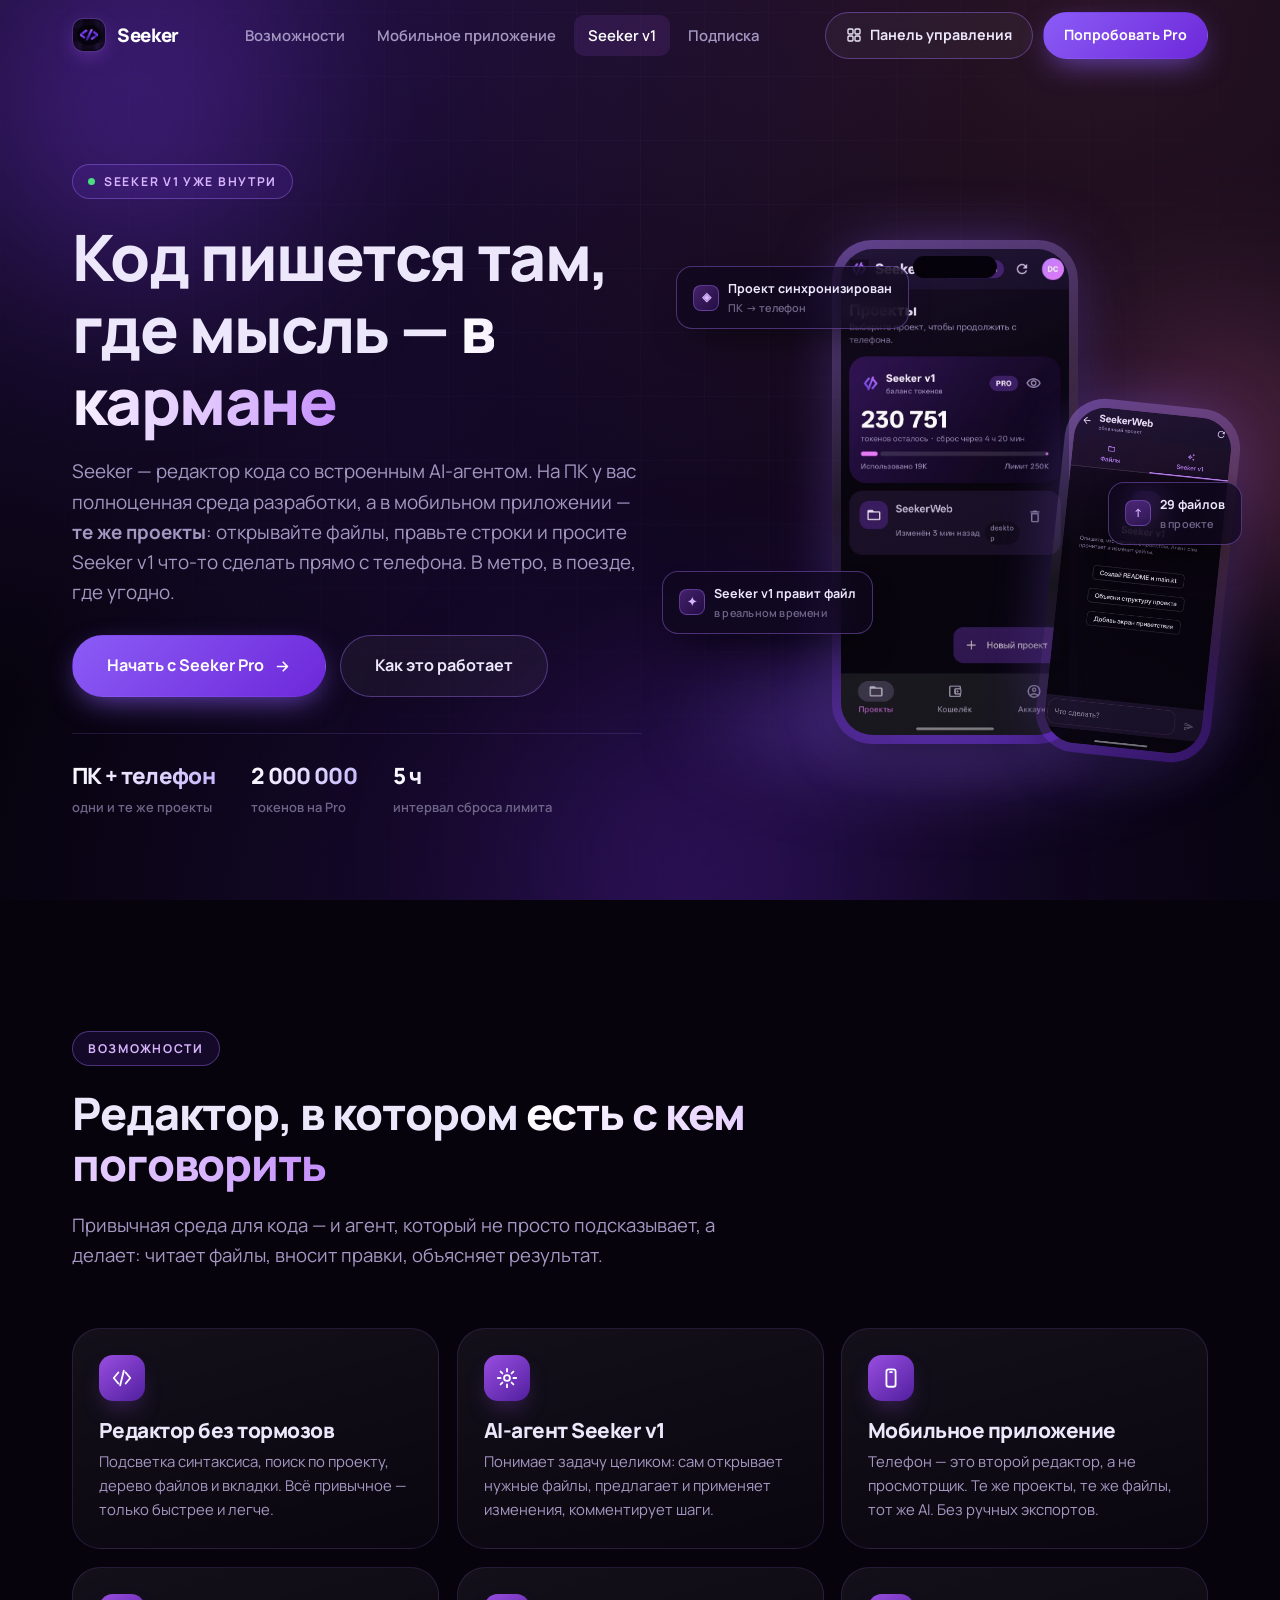
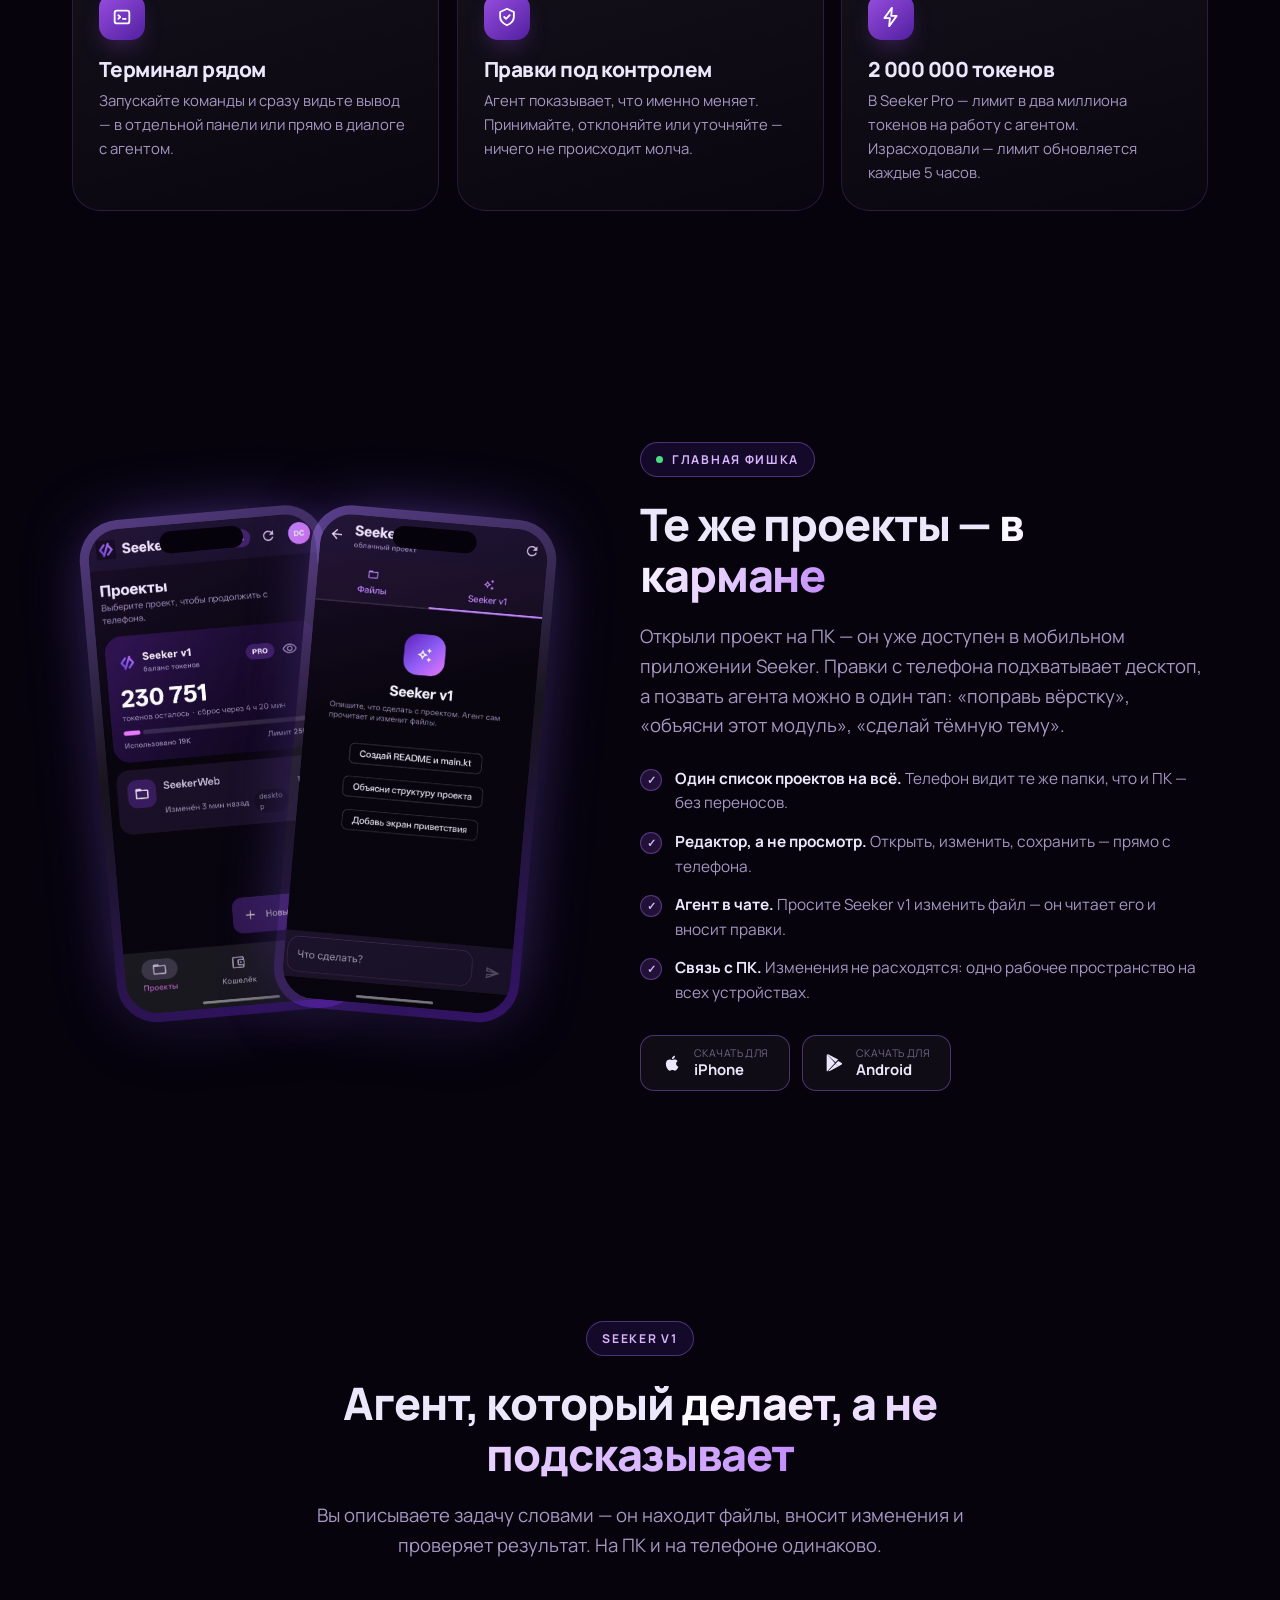
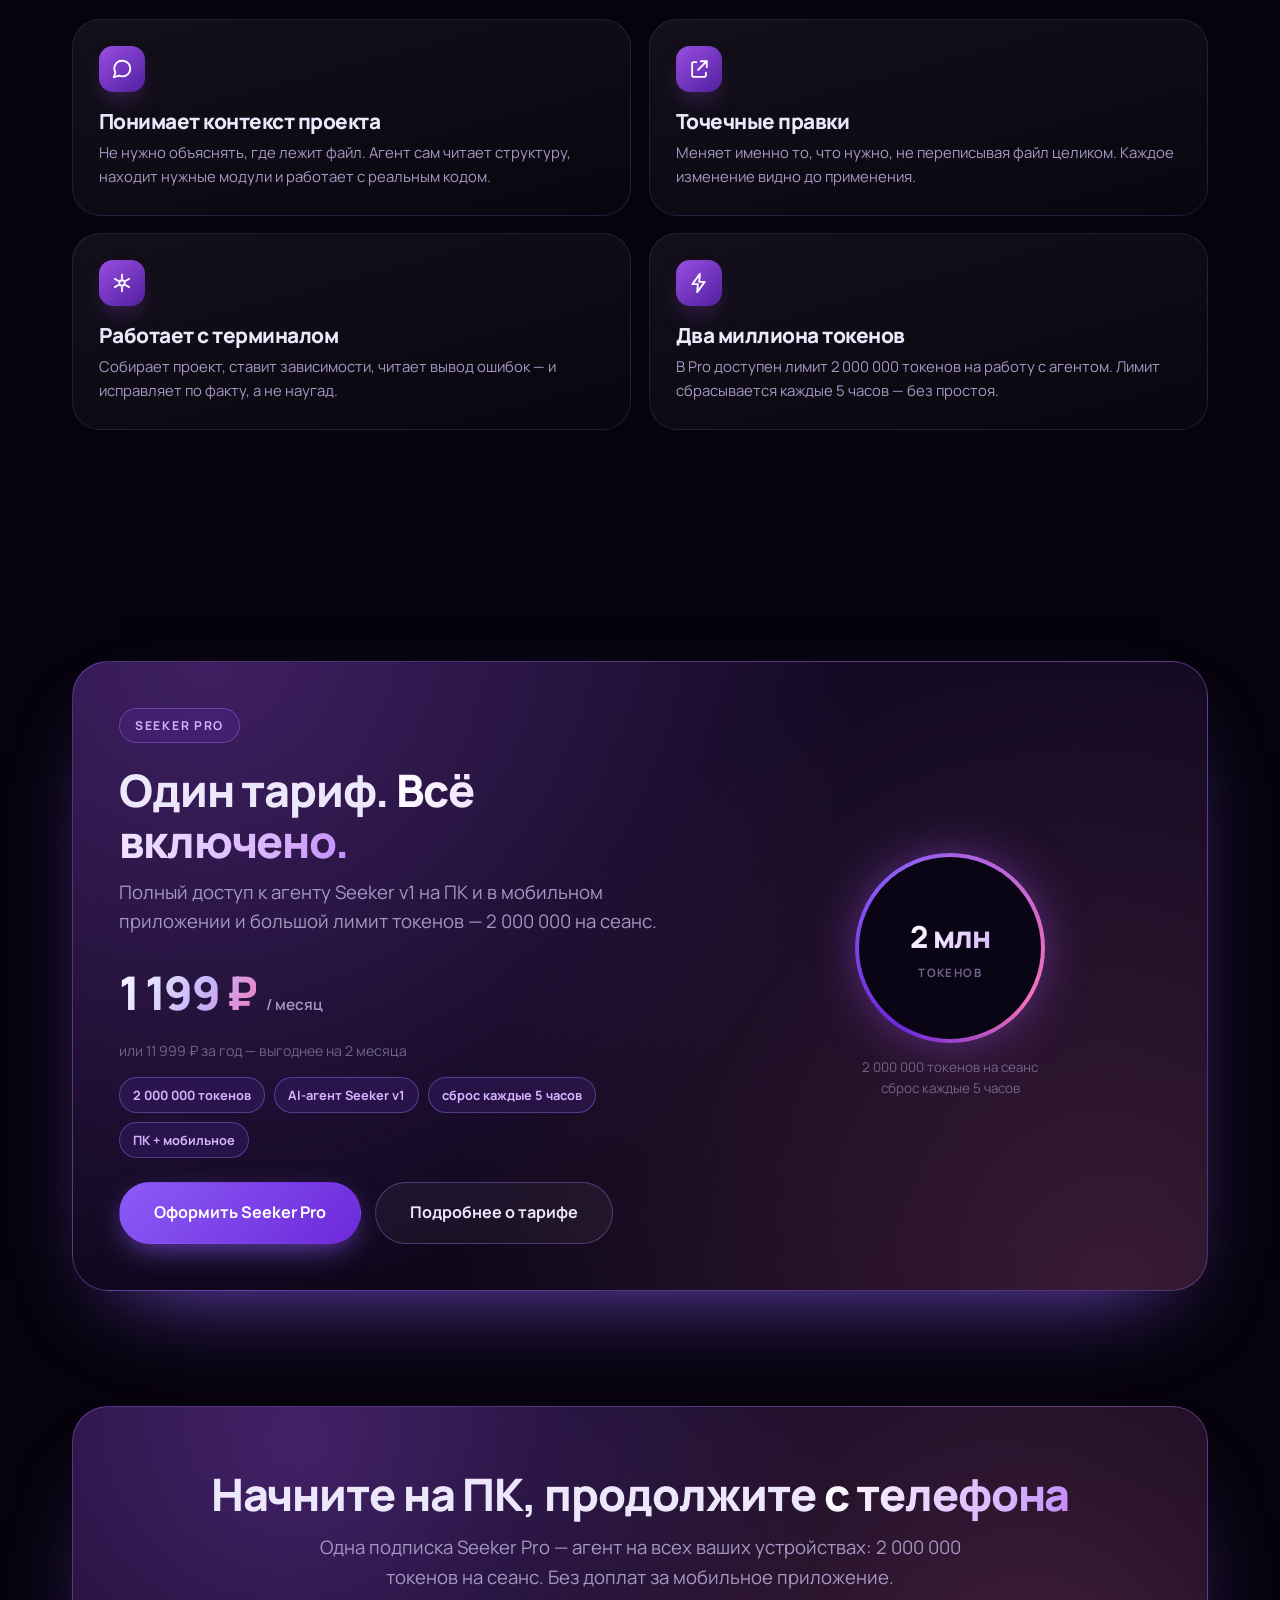
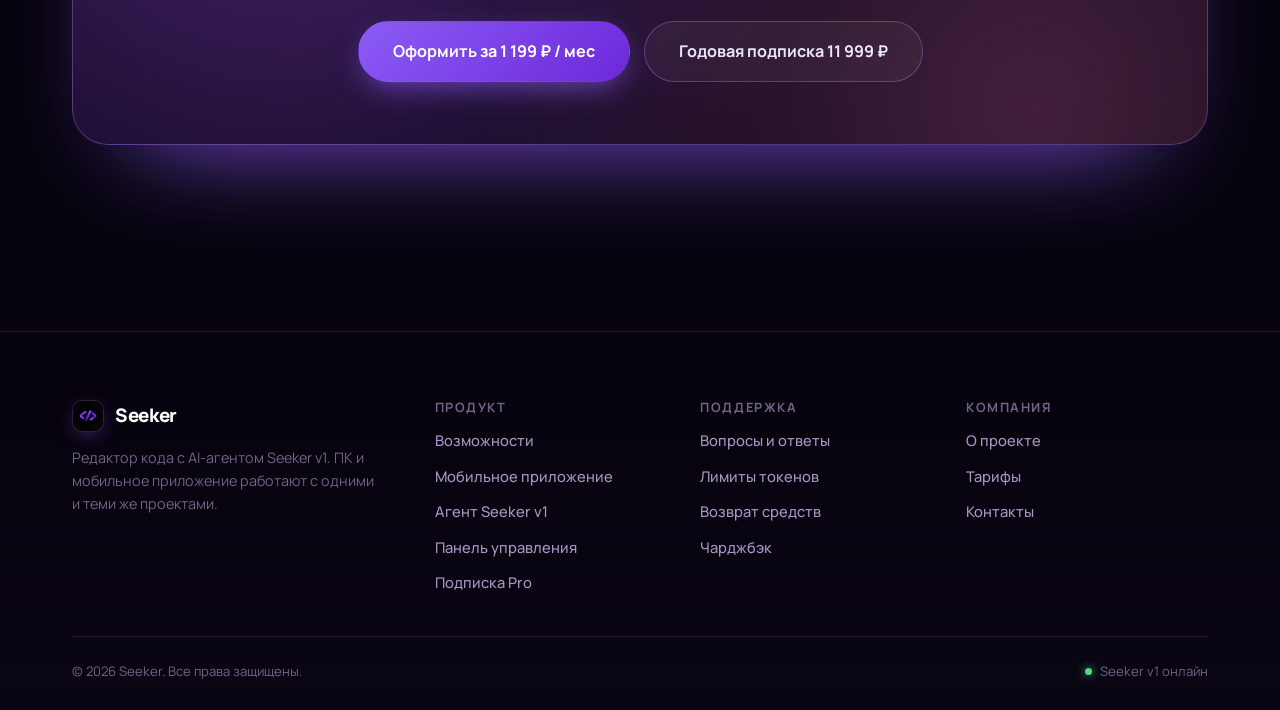
<file: index.html>
<!DOCTYPE html>
<html lang="ru">
<head>
<meta charset="UTF-8">
<meta name="viewport" content="width=device-width, initial-scale=1">
<title>Seeker — редактор кода с AI-агентом Seeker v1</title>
<meta name="description" content="Seeker — редактор кода с AI-ассистентом Seeker v1 и мобильным приложением: те же проекты, что и на ПК. Редактируйте файлы и просите AI прямо с телефона.">
<meta name="theme-color" content="#06030d">
<link rel="icon" type="image/png" href="logo.png">
<link rel="apple-touch-icon" href="logo.png">
<link rel="preconnect" href="https://fonts.googleapis.com">
<link rel="preconnect" href="https://fonts.gstatic.com" crossorigin>
<link href="https://fonts.googleapis.com/css2?family=Manrope:wght@400;500;600;700;800&display=swap" rel="stylesheet">
<link rel="stylesheet" href="assets/css/style.css">
</head>
<body>

<div class="bg-layer" aria-hidden="true">
  <span class="orb orb-1"></span>
  <span class="orb orb-2"></span>
  <span class="orb orb-3"></span>
</div>

<header class="nav" id="nav">
  <div class="container">
    <a class="logo" href="index.html">
      <img class="logo-img" src="logo.png" alt="Логотип Seeker" width="34" height="34">
      Seeker
    </a>

    <nav>
      <ul class="nav-links">
        <li><a href="#features">Возможности</a></li>
        <li><a href="#mobile">Мобильное приложение</a></li>
        <li><a href="#agent">Seeker v1</a></li>
        <li><a href="pricing.html">Подписка</a></li>
      </ul>
    </nav>

    <div class="nav-actions">
      <a class="btn btn-ghost btn-dash" href="dashboard.html" aria-label="Панель управления" title="Панель управления">
        <svg viewBox="0 0 24 24" fill="none" stroke="currentColor" stroke-width="2" stroke-linecap="round" stroke-linejoin="round"><rect x="3" y="3" width="7.5" height="7.5" rx="1.6"/><rect x="13.5" y="3" width="7.5" height="7.5" rx="1.6"/><rect x="3" y="13.5" width="7.5" height="7.5" rx="1.6"/><rect x="13.5" y="13.5" width="7.5" height="7.5" rx="1.6"/></svg>
        <span class="btn-dash-label">Панель управления</span>
      </a>
      <a class="btn btn-primary" href="pricing.html">Попробовать Pro</a>
      <button class="nav-toggle" id="navToggle" aria-label="Меню" aria-expanded="false">
        <span></span>
      </button>
    </div>
  </div>
</header>

<div class="nav-drawer" id="navDrawer">
  <a href="#features">Возможности</a>
  <a href="#mobile">Мобильное приложение</a>
  <a href="#agent">Seeker v1</a>
  <a href="pricing.html">Подписка и цены</a>
  <a href="dashboard.html">Панель управления</a>
  <a class="btn btn-primary btn-block" href="pricing.html">Оформить Seeker Pro</a>
</div>

<main>

<!-- ================= HERO ================= -->
<section class="hero">
  <div class="container hero-grid">

    <div class="hero-copy reveal">
      <span class="eyebrow"><span class="dot"></span>Seeker v1 уже внутри</span>
      <h1>Код пишется там,<br>где мысль — <span class="text-gradient">в кармане</span></h1>
      <p class="lead">
        Seeker — редактор кода со встроенным AI-агентом. На ПК у вас полноценная среда
        разработки, а в мобильном приложении — <b>те же проекты</b>: открывайте файлы,
        правьте строки и просите Seeker v1 что-то сделать прямо с телефона.
        В метро, в поезде, где угодно.
      </p>

      <div class="btn-row">
        <a class="btn btn-primary btn-lg" href="pricing.html">
          Начать с Seeker Pro
          <svg width="17" height="17" viewBox="0 0 24 24" fill="none" stroke="currentColor" stroke-width="2.4" stroke-linecap="round" stroke-linejoin="round"><path d="M5 12h13M13 6l6 6-6 6"/></svg>
        </a>
        <a class="btn btn-ghost btn-lg" href="#mobile">Как это работает</a>
      </div>

      <div class="hero-stats">
        <div class="stat"><b>ПК + телефон</b><span>одни и те же проекты</span></div>
        <div class="stat"><b>2 000 000</b><span>токенов на Pro</span></div>
        <div class="stat"><b>5 ч</b><span>интервал сброса лимита</span></div>
      </div>
    </div>

    <div class="phone-stage reveal" data-delay="2">
      <div class="phone">
        <div class="phone-notch" aria-hidden="true"></div>
        <div class="phone-inner">
          <img src="projectsscreen.jpg" alt="Список проектов в мобильном приложении Seeker">
        </div>
      </div>

      <div class="phone phone-secondary">
        <div class="phone-inner">
          <img src="aiscreen.jpg" alt="AI-агент Seeker v1 в мобильном приложении">
        </div>
      </div>

      <div class="float-card fc-1">
        <span class="ico">◈</span>
        <span>Проект синхронизирован<small>ПК → телефон</small></span>
      </div>
      <div class="float-card fc-2">
        <span class="ico">✦</span>
        <span>Seeker v1 правит файл<small>в реальном времени</small></span>
      </div>
      <div class="float-card fc-3">
        <span class="ico">↑</span>
        <span>29 файлов<small>в проекте</small></span>
      </div>

      <div class="phone-glow" aria-hidden="true"></div>
    </div>

  </div>
</section>

<!-- ================= FEATURES ================= -->
<section class="section" id="features">
  <div class="container">
    <div class="section-head reveal">
      <span class="eyebrow">Возможности</span>
      <h2>Редактор, в котором <span class="text-gradient">есть с кем поговорить</span></h2>
      <p class="lead">Привычная среда для кода — и агент, который не просто подсказывает, а делает: читает файлы, вносит правки, объясняет результат.</p>
    </div>

    <div class="grid grid-3">
      <article class="card reveal" data-delay="1">
        <div class="card-ico">
          <svg viewBox="0 0 24 24" fill="none" stroke="currentColor" stroke-width="2" stroke-linecap="round" stroke-linejoin="round"><path d="M8 6 3 12l5 6M16 6l5 6-5 6M14 4l-4 16"/></svg>
        </div>
        <h3>Редактор без тормозов</h3>
        <p>Подсветка синтаксиса, поиск по проекту, дерево файлов и вкладки. Всё привычное — только быстрее и легче.</p>
      </article>

      <article class="card reveal" data-delay="2">
        <div class="card-ico">
          <svg viewBox="0 0 24 24" fill="none" stroke="currentColor" stroke-width="2" stroke-linecap="round" stroke-linejoin="round"><circle cx="12" cy="12" r="3.2"/><path d="M12 2v3M12 19v3M2 12h3M19 12h3M5 5l2 2M17 17l2 2M19 5l-2 2M7 17l-2 2"/></svg>
        </div>
        <h3>AI-агент Seeker v1</h3>
        <p>Понимает задачу целиком: сам открывает нужные файлы, предлагает и применяет изменения, комментирует шаги.</p>
      </article>

      <article class="card reveal" data-delay="3">
        <div class="card-ico">
          <svg viewBox="0 0 24 24" fill="none" stroke="currentColor" stroke-width="2" stroke-linecap="round" stroke-linejoin="round"><rect x="7" y="2.5" width="10" height="19" rx="2.5"/><path d="M11 5.5h2"/></svg>
        </div>
        <h3>Мобильное приложение</h3>
        <p>Телефон — это второй редактор, а не просмотрщик. Те же проекты, те же файлы, тот же AI. Без ручных экспортов.</p>
      </article>

      <article class="card reveal" data-delay="1">
        <div class="card-ico">
          <svg viewBox="0 0 24 24" fill="none" stroke="currentColor" stroke-width="2" stroke-linecap="round" stroke-linejoin="round"><path d="M4 7.5A2.5 2.5 0 0 1 6.5 5h11A2.5 2.5 0 0 1 20 7.5v9A2.5 2.5 0 0 1 17.5 19h-11A2.5 2.5 0 0 1 4 16.5z"/><path d="M8 10l2 2-2 2M13 14h3"/></svg>
        </div>
        <h3>Терминал рядом</h3>
        <p>Запускайте команды и сразу видьте вывод — в отдельной панели или прямо в диалоге с агентом.</p>
      </article>

      <article class="card reveal" data-delay="2">
        <div class="card-ico">
          <svg viewBox="0 0 24 24" fill="none" stroke="currentColor" stroke-width="2" stroke-linecap="round" stroke-linejoin="round"><path d="M12 3 4.5 6.5v5.2c0 4.3 3.1 7.4 7.5 9.3 4.4-1.9 7.5-5 7.5-9.3V6.5z"/><path d="M9 12l2 2 4-4"/></svg>
        </div>
        <h3>Правки под контролем</h3>
        <p>Агент показывает, что именно меняет. Принимайте, отклоняйте или уточняйте — ничего не происходит молча.</p>
      </article>

      <article class="card reveal" data-delay="3">
        <div class="card-ico">
          <svg viewBox="0 0 24 24" fill="none" stroke="currentColor" stroke-width="2" stroke-linecap="round" stroke-linejoin="round"><path d="M13 2 4.8 13.2h6L10 22l8.2-11.2h-6z"/></svg>
        </div>
        <h3>2 000 000 токенов</h3>
        <p>В Seeker Pro — лимит в два миллиона токенов на работу с агентом. Израсходовали — лимит обновляется каждые 5 часов.</p>
      </article>
    </div>
  </div>
</section>

<!-- ================= MOBILE ================= -->
<section class="section" id="mobile">
  <div class="container mobile-grid">

    <div class="phone-pair reveal">
      <div class="phone">
        <div class="phone-notch" aria-hidden="true"></div>
        <div class="phone-inner">
          <img src="projectsscreen.jpg" alt="Экран со списком проектов Seeker на телефоне">
        </div>
      </div>
      <div class="phone">
        <div class="phone-notch" aria-hidden="true"></div>
        <div class="phone-inner">
          <img src="aiscreen.jpg" alt="Диалог с AI-агентом Seeker v1 на телефоне">
        </div>
      </div>
    </div>

    <div class="reveal" data-delay="2">
      <span class="eyebrow"><span class="dot"></span>Главная фишка</span>
      <h2>Те же проекты — <span class="text-gradient">в кармане</span></h2>
      <p class="lead">
        Открыли проект на ПК — он уже доступен в мобильном приложении Seeker.
        Правки с телефона подхватывает десктоп, а позвать агента можно в один тап:
        «поправь вёрстку», «объясни этот модуль», «сделай тёмную тему».
      </p>

      <ul class="feature-list">
        <li><span class="check">✓</span><span><b>Один список проектов на всё.</b> Телефон видит те же папки, что и ПК — без переносов.</span></li>
        <li><span class="check">✓</span><span><b>Редактор, а не просмотр.</b> Открыть, изменить, сохранить — прямо с телефона.</span></li>
        <li><span class="check">✓</span><span><b>Агент в чате.</b> Просите Seeker v1 изменить файл — он читает его и вносит правки.</span></li>
        <li><span class="check">✓</span><span><b>Связь с ПК.</b> Изменения не расходятся: одно рабочее пространство на всех устройствах.</span></li>
      </ul>

      <div class="store-row">
        <a class="store-btn" href="pricing.html">
          <svg viewBox="0 0 24 24" fill="currentColor"><path d="M16.4 12.9c0-2.1 1.7-3.1 1.8-3.2-1-1.4-2.5-1.6-3-1.6-1.3-.1-2.5.7-3.1.7-.6 0-1.6-.7-2.7-.7-1.4 0-2.7.8-3.4 2.1-1.5 2.5-.4 6.2 1 8.2.7 1 1.6 2.1 2.7 2 1.1 0 1.5-.7 2.8-.7s1.6.7 2.7.7 1.9-1 2.6-2c.8-1.2 1.1-2.3 1.2-2.4-.1 0-2.6-1-2.6-3.1zM14.4 6.6c.6-.7 1-1.7.9-2.6-.9 0-1.9.6-2.5 1.3-.5.6-1 1.6-.9 2.5 1 .1 2-.5 2.5-1.2z"/></svg>
          <span><small>Скачать для</small><strong>iPhone</strong></span>
        </a>
        <a class="store-btn" href="pricing.html">
          <svg viewBox="0 0 24 24" fill="currentColor"><path d="M4.4 2.8c-.3.3-.4.8-.4 1.3v15.8c0 .5.1 1 .4 1.3l.1.1L13 12.1v-.2L4.5 2.7z"/><path d="m16.6 15.7-3-3 3-3 3.4 1.9c1 .5 1 1.6 0 2.2z"/><path d="M16.6 8.3 13.6 11.3 4.5 2.7c.4-.4 1-.4 1.6-.1z"/><path d="m13.6 12.7 3 3-9.1 5.1c-.6.3-1.2.2-1.6-.2z"/></svg>
          <span><small>Скачать для</small><strong>Android</strong></span>
        </a>
      </div>
    </div>

  </div>
</section>

<!-- ================= AGENT ================= -->
<section class="section" id="agent">
  <div class="container">
    <div class="section-head center reveal">
      <span class="eyebrow">Seeker v1</span>
      <h2>Агент, который <span class="text-gradient">делает, а не подсказывает</span></h2>
      <p class="lead">Вы описываете задачу словами — он находит файлы, вносит изменения и проверяет результат. На ПК и на телефоне одинаково.</p>
    </div>

    <div class="grid grid-2">
      <article class="card reveal" data-delay="1">
        <div class="card-ico">
          <svg viewBox="0 0 24 24" fill="none" stroke="currentColor" stroke-width="2" stroke-linecap="round" stroke-linejoin="round"><path d="M21 11.5a8.4 8.4 0 0 1-8.5 8.5 8.9 8.9 0 0 1-3.8-.9L3 21l1.9-5.2A8.4 8.4 0 0 1 12.5 3 8.4 8.4 0 0 1 21 11.5z"/></svg>
        </div>
        <h3>Понимает контекст проекта</h3>
        <p>Не нужно объяснять, где лежит файл. Агент сам читает структуру, находит нужные модули и работает с реальным кодом.</p>
      </article>

      <article class="card reveal" data-delay="2">
        <div class="card-ico">
          <svg viewBox="0 0 24 24" fill="none" stroke="currentColor" stroke-width="2" stroke-linecap="round" stroke-linejoin="round"><path d="M9 4.5H6a1.5 1.5 0 0 0-1.5 1.5v13A1.5 1.5 0 0 0 6 20.5h12a1.5 1.5 0 0 0 1.5-1.5V16"/><path d="M14 3.5h6.5V10"/><path d="M20 4 11 13"/></svg>
        </div>
        <h3>Точечные правки</h3>
        <p>Меняет именно то, что нужно, не переписывая файл целиком. Каждое изменение видно до применения.</p>
      </article>

      <article class="card reveal" data-delay="3">
        <div class="card-ico">
          <svg viewBox="0 0 24 24" fill="none" stroke="currentColor" stroke-width="2" stroke-linecap="round" stroke-linejoin="round"><path d="M12 3v4M12 17v4M4.2 7.5l3.5 2M16.3 14.5l3.5 2M4.2 16.5l3.5-2M16.3 9.5l3.5-2"/><circle cx="12" cy="12" r="3"/></svg>
        </div>
        <h3>Работает с терминалом</h3>
        <p>Собирает проект, ставит зависимости, читает вывод ошибок — и исправляет по факту, а не наугад.</p>
      </article>

      <article class="card reveal" data-delay="4">
        <div class="card-ico">
          <svg viewBox="0 0 24 24" fill="none" stroke="currentColor" stroke-width="2" stroke-linecap="round" stroke-linejoin="round"><path d="M13 2 4.8 13.2h6L10 22l8.2-11.2h-6z"/></svg>
        </div>
        <h3>Два миллиона токенов</h3>
        <p>В Pro доступен лимит 2 000 000 токенов на работу с агентом. Лимит сбрасывается каждые 5 часов — без простоя.</p>
      </article>
    </div>
  </div>
</section>

<!-- ================= PRO TEASER ================= -->
<section class="section">
  <div class="container">
    <div class="pro-teaser reveal">
      <div>
        <span class="eyebrow">Seeker Pro</span>
        <h2>Один тариф. <span class="text-gradient">Всё включено.</span></h2>
        <p class="lead">Полный доступ к агенту Seeker v1 на ПК и в мобильном приложении и большой лимит токенов — 2 000 000 на сеанс.</p>

        <div class="pro-price-row">
          <span class="price">1 199 ₽</span>
          <span class="per">/ месяц</span>
        </div>
        <p class="per" style="margin-top:-8px;color:var(--dim);font-size:.88rem">или 11 999 ₽ за год — выгоднее на 2 месяца</p>

        <ul class="pill-list">
          <li>2 000 000 токенов</li>
          <li>AI-агент Seeker v1</li>
          <li>сброс каждые 5 часов</li>
          <li>ПК + мобильное</li>
        </ul>

        <div class="btn-row">
          <a class="btn btn-primary btn-lg" href="pricing.html">Оформить Seeker Pro</a>
          <a class="btn btn-ghost btn-lg" href="pricing.html">Подробнее о тарифе</a>
        </div>
      </div>

      <div class="ring-panel">
        <div class="ring">
          <div class="ring-inner">
            <b>2 млн</b>
            <span>токенов</span>
          </div>
        </div>
        <p style="text-align:center;color:var(--dim);font-size:.84rem;margin:0">
          2 000 000 токенов на сеанс<br>сброс каждые 5 часов
        </p>
      </div>
    </div>
  </div>
</section>

<!-- ================= CTA ================= -->
<section class="section" style="padding-top:0">
  <div class="container">
    <div class="cta-band reveal">
      <h2>Начните на ПК, продолжите <span class="text-gradient">с телефона</span></h2>
      <p class="lead">Одна подписка Seeker Pro — агент на всех ваших устройствах: 2 000 000 токенов на сеанс. Без доплат за мобильное приложение.</p>
      <div class="btn-row">
        <a class="btn btn-primary btn-lg" href="pricing.html">Оформить за 1 199 ₽ / мес</a>
        <a class="btn btn-ghost btn-lg" href="pricing.html">Годовая подписка 11 999 ₽</a>
      </div>
    </div>
  </div>
</section>

</main>

<footer class="footer">
  <div class="container">
    <div class="footer-grid">
      <div class="footer-brand">
        <a class="logo" href="index.html">
          <img class="logo-img" src="logo.png" alt="Логотип Seeker" width="32" height="32">
          Seeker
        </a>
        <p>Редактор кода с AI-агентом Seeker v1. ПК и мобильное приложение работают с одними и теми же проектами.</p>
      </div>

      <div>
        <h4>Продукт</h4>
        <ul>
          <li><a href="#features">Возможности</a></li>
          <li><a href="#mobile">Мобильное приложение</a></li>
          <li><a href="#agent">Агент Seeker v1</a></li>
          <li><a href="dashboard.html">Панель управления</a></li>
          <li><a href="pricing.html">Подписка Pro</a></li>
        </ul>
      </div>

      <div>
        <h4>Поддержка</h4>
        <ul>
          <li><a href="pricing.html#faq">Вопросы и ответы</a></li>
          <li><a href="pricing.html#limits">Лимиты токенов</a></li>
          <li><a href="payment-refund.html">Возврат средств</a></li>
          <li><a href="payment-chargeback.html">Чарджбэк</a></li>
        </ul>
      </div>

      <div>
        <h4>Компания</h4>
        <ul>
          <li><a href="index.html">О проекте</a></li>
          <li><a href="pricing.html">Тарифы</a></li>
          <li><a href="index.html">Контакты</a></li>
        </ul>
      </div>
    </div>

    <div class="footer-bottom">
      <span>© <span id="year">2025</span> Seeker. Все права защищены.</span>
      <span class="tag"><i></i> Seeker v1 онлайн</span>
    </div>
  </div>
</footer>

<script src="assets/js/main.js"></script>
</body>
</html>
</file>
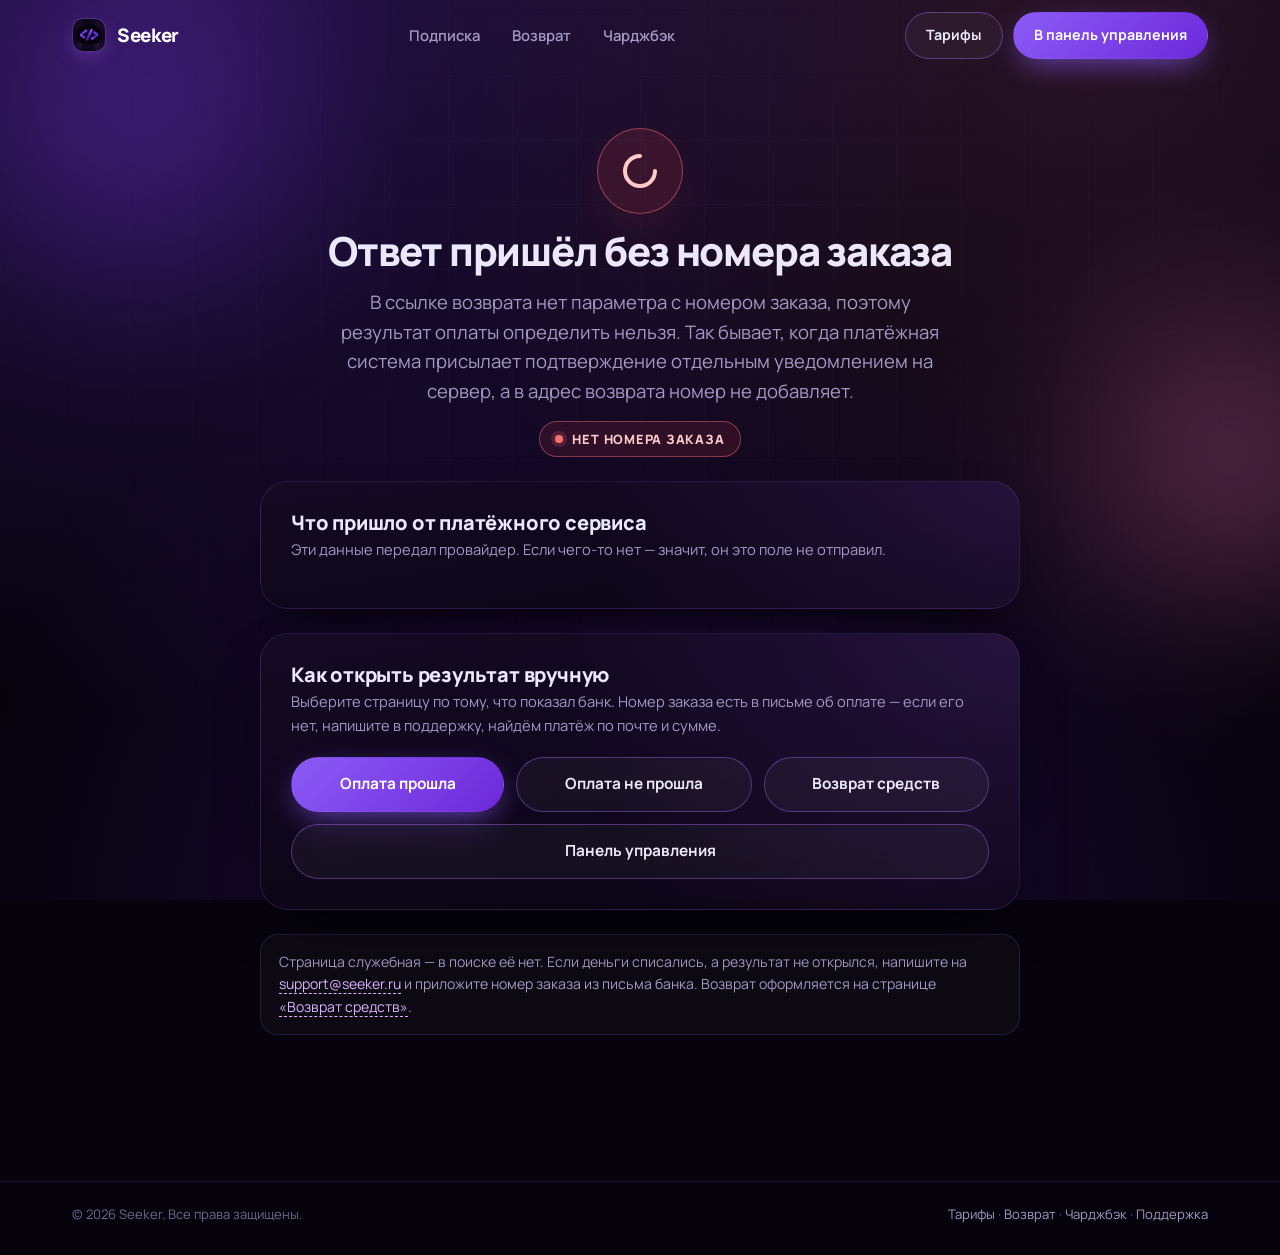
<file: payment-callback.html>
<!DOCTYPE html>
<html lang="ru">
<head>
<meta charset="UTF-8">
<meta name="viewport" content="width=device-width, initial-scale=1">
<title>Обработка ответа платёжной системы — Seeker</title>
<meta name="description" content="Служебная страница: принимает ответ платёжного провайдера, приводит его к общему виду и перенаправляет на страницу результата оплаты.">
<meta name="robots" content="noindex, nofollow">
<meta name="theme-color" content="#06030d">
<link rel="icon" type="image/png" href="logo.png">
<link rel="apple-touch-icon" href="logo.png">
<link rel="preconnect" href="https://fonts.googleapis.com">
<link rel="preconnect" href="https://fonts.gstatic.com" crossorigin>
<link href="https://fonts.googleapis.com/css2?family=Manrope:wght@400;500;600;700;800&display=swap" rel="stylesheet">
<link rel="stylesheet" href="assets/css/style.css">
</head>
<body class="pay-tone-info">

<div class="bg-layer" aria-hidden="true">
  <span class="orb orb-1"></span>
  <span class="orb orb-2"></span>
  <span class="orb orb-3"></span>
</div>

<header class="nav" id="nav">
  <div class="container">
    <a class="logo" href="index.html">
      <img class="logo-img" src="logo.png" alt="Логотип Seeker" width="34" height="34">
      Seeker
    </a>

    <nav>
      <ul class="nav-links">
        <li><a href="pricing.html">Подписка</a></li>
        <li><a href="payment-refund.html">Возврат</a></li>
        <li><a href="payment-chargeback.html">Чарджбэк</a></li>
      </ul>
    </nav>

    <div class="nav-actions">
      <a class="btn btn-ghost" href="pricing.html">Тарифы</a>
      <a class="btn btn-primary" href="dashboard.html">В панель управления</a>
      <button class="nav-toggle" id="navToggle" aria-label="Меню" aria-expanded="false">
        <span></span>
      </button>
    </div>
  </div>
</header>

<div class="nav-drawer" id="navDrawer">
  <a href="dashboard.html">Панель управления</a>
  <a href="pricing.html">Подписка Pro</a>
  <a href="payment-refund.html">Возврат средств</a>
  <a href="payment-chargeback.html">Чарджбэк</a>
</div>

<main class="pay-page">
  <div class="container">
    <div class="pay-wrap" data-pay-callback>

      <div class="pay-hero reveal">
        <span class="pay-icon" data-cb-icon aria-hidden="true">
          <svg class="pay-spinner" viewBox="0 0 24 24" fill="none" stroke="currentColor" stroke-width="2.4" stroke-linecap="round"><path d="M12 3a9 9 0 1 0 9 9"/></svg>
        </span>
        <h1 data-cb-title>Обрабатываем ответ платёжной системы</h1>
        <p class="lead" data-cb-lead>
          Приняли ответ платёжного провайдера, приводим его к общему виду и открываем страницу результата.
          Обычно это занимает меньше секунды.
        </p>
        <span class="pay-pill" data-cb-pill data-state="pending"><i aria-hidden="true"></i><span>Проверяем статус</span></span>
      </div>

      <section class="pay-card reveal" data-delay="1" data-cb-details hidden>
        <h2>Что пришло от платёжного сервиса</h2>
        <p>Эти данные передал провайдер. Если чего-то нет — значит, он это поле не отправил.</p>

        <dl class="pay-rows">
          <div class="pay-row">
            <dt>Номер заказа</dt>
            <dd>
              <span class="pay-mono" data-cb-field="order">—</span>
              <button type="button" class="pay-copy" data-cb-copy="order">Копировать</button>
            </dd>
          </div>
          <div class="pay-row" hidden>
            <dt>Статус от провайдера</dt>
            <dd data-cb-field="rawStatus">—</dd>
          </div>
          <div class="pay-row" hidden>
            <dt>Распознанный статус</dt>
            <dd data-cb-field="status">—</dd>
          </div>
          <div class="pay-row" hidden>
            <dt>Тариф</dt>
            <dd data-cb-field="plan">—</dd>
          </div>
          <div class="pay-row" hidden>
            <dt>Сумма</dt>
            <dd data-cb-field="amount">—</dd>
          </div>
          <div class="pay-row" hidden>
            <dt>Почта плательщика</dt>
            <dd data-cb-field="email">—</dd>
          </div>
          <div class="pay-row" hidden>
            <dt>Дата</dt>
            <dd data-cb-field="date">—</dd>
          </div>
          <div class="pay-row" hidden>
            <dt>Причина отказа</dt>
            <dd data-cb-field="reason">—</dd>
          </div>
          <div class="pay-row" hidden>
            <dt>Номер возврата</dt>
            <dd data-cb-field="refundId">—</dd>
          </div>
          <div class="pay-row" hidden>
            <dt>Номер обращения</dt>
            <dd data-cb-field="caseId">—</dd>
          </div>
          <div class="pay-row" hidden>
            <dt>Куда перенаправляем</dt>
            <dd class="pay-mono" data-cb-field="target">—</dd>
          </div>
        </dl>
      </section>

      <section class="pay-card reveal" data-delay="2" data-cb-manual hidden>
        <h2 data-cb-manual-title>Не хватает данных, чтобы открыть результат</h2>
        <p data-cb-manual-text>
          В ссылке возврата нет номера заказа, поэтому автоматически определить результат нельзя.
          Откройте нужную страницу вручную или напишите в поддержку — найдём платёж по почте.
        </p>

        <div class="pay-actions">
          <a class="btn btn-primary" data-cb-continue hidden>Открыть страницу результата</a>
          <a class="btn btn-primary" href="payment-success.html">Оплата прошла</a>
          <a class="btn btn-ghost" href="payment-fail.html">Оплата не прошла</a>
          <a class="btn btn-ghost" href="payment-refund.html">Возврат средств</a>
          <a class="btn btn-ghost" href="dashboard.html">Панель управления</a>
        </div>
      </section>

      <p class="pay-note" data-cb-note hidden></p>

      <p class="pay-note">
        Страница служебная — в поиске её нет. Если деньги списались, а результат не открылся,
        напишите на <a href="mailto:support@seeker.ru">support@seeker.ru</a> и приложите номер заказа
        из письма банка. Возврат оформляется на странице <a href="payment-refund.html">«Возврат средств»</a>.
      </p>

    </div>
  </div>
</main>

<footer class="pay-mini-foot">
  <div class="container">
    <span>© <span data-pay-year>2025</span> Seeker. Все права защищены.</span>
    <span>
      <a href="pricing.html">Тарифы</a> ·
      <a href="payment-refund.html">Возврат</a> ·
      <a href="payment-chargeback.html">Чарджбэк</a> ·
      <a href="mailto:support@seeker.ru">Поддержка</a>
    </span>
  </div>
</footer>

<script src="assets/js/callback-config.js"></script>
<script src="assets/js/main.js"></script>
<script src="assets/js/payment-callback.js"></script>
</body>
</html>
</file>
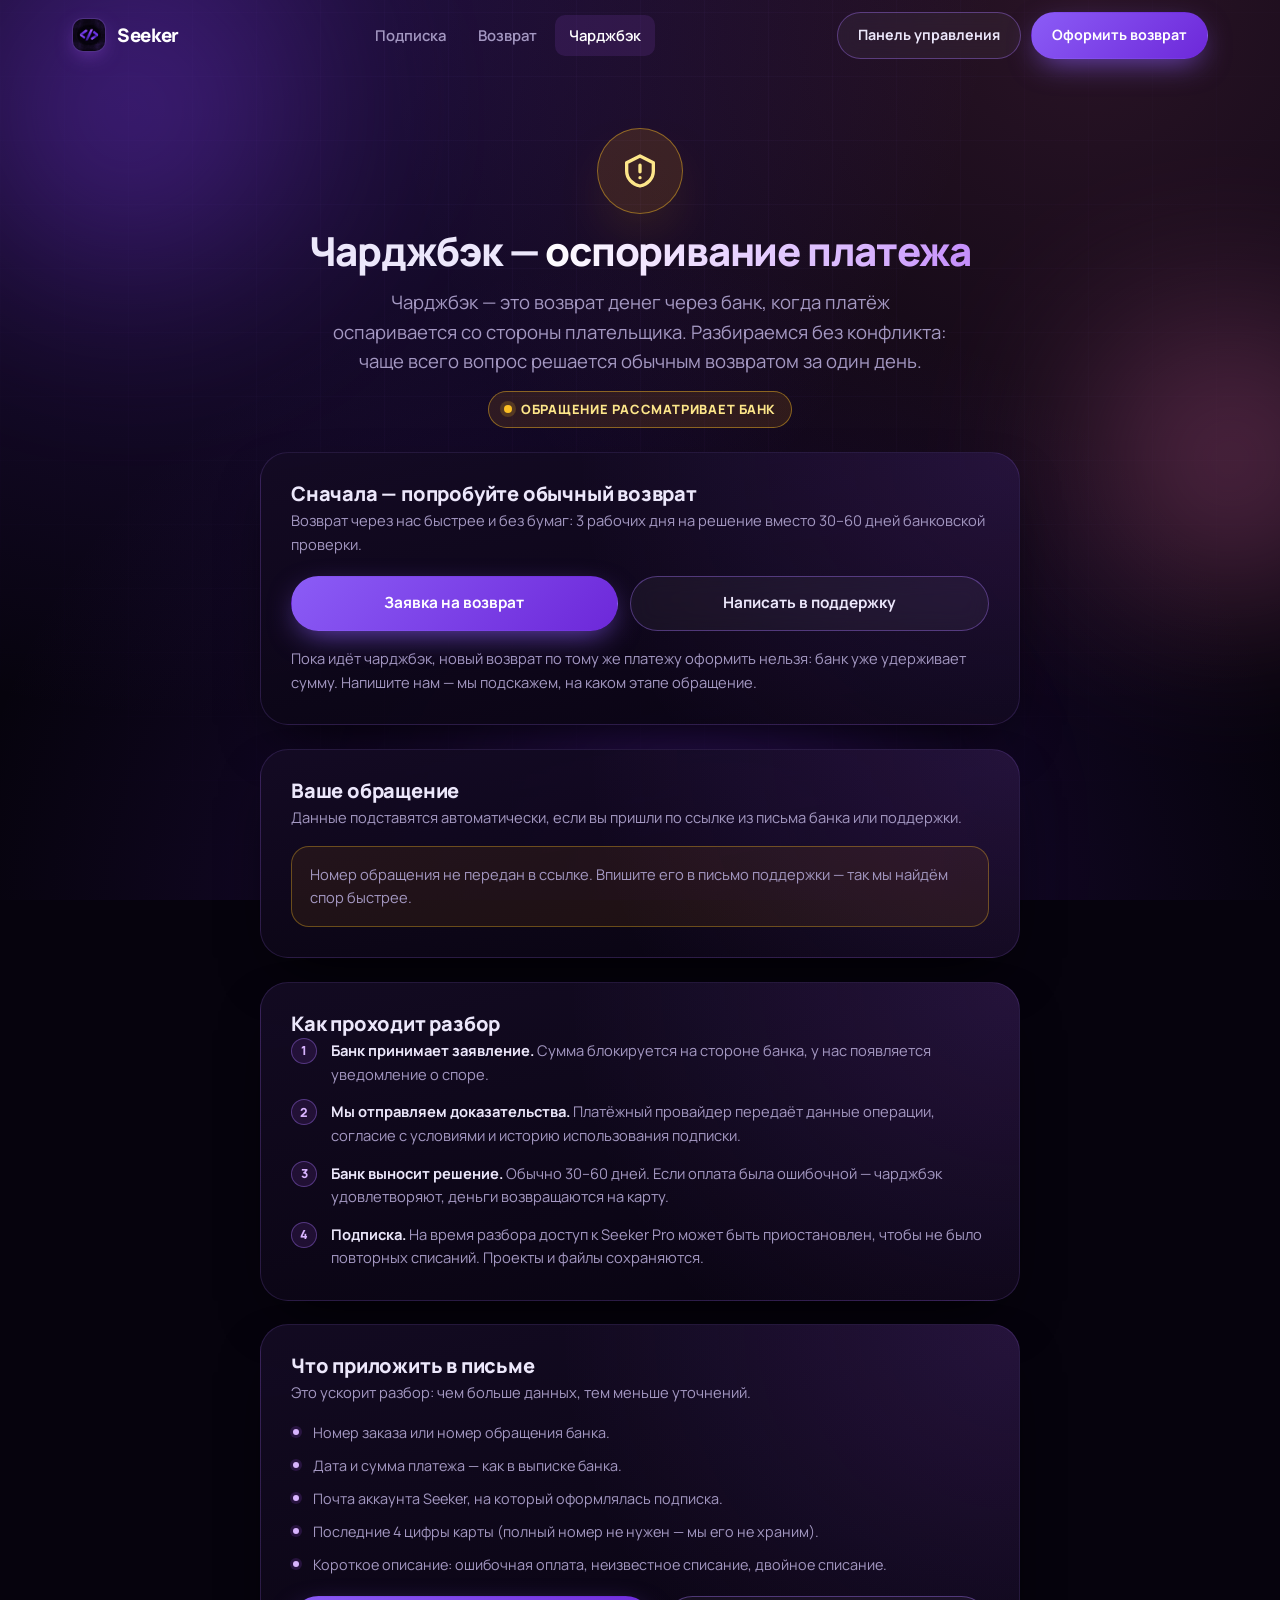
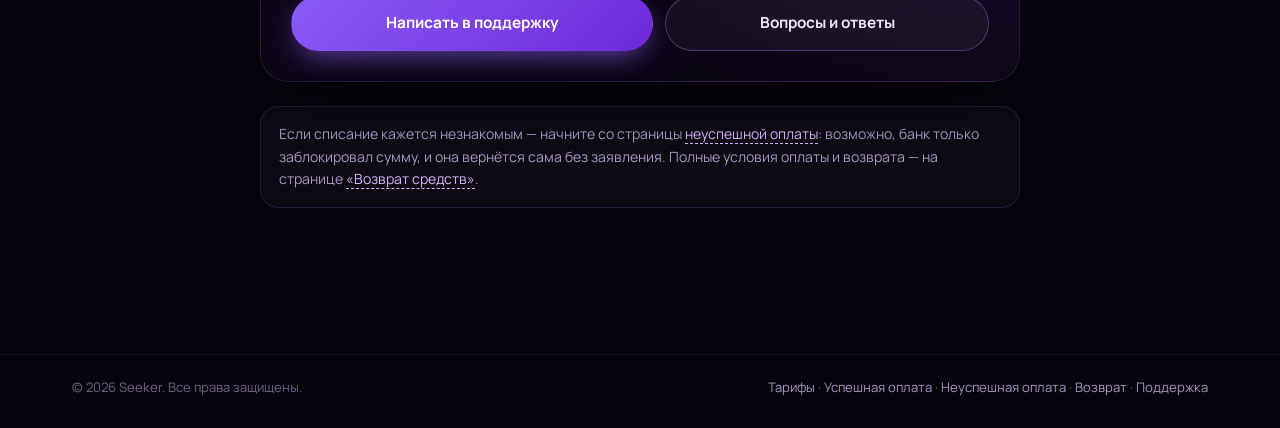
<file: payment-chargeback.html>
<!DOCTYPE html>
<html lang="ru">
<head>
<meta charset="UTF-8">
<meta name="viewport" content="width=device-width, initial-scale=1">
<title>Чарджбэк (оспоривание платежа) — Seeker</title>
<meta name="description" content="Что делать, если банк оспаривает платёж за Seeker Pro: порядок действий, сроки и как связаться с поддержкой.">
<meta name="robots" content="noindex, nofollow">
<meta name="theme-color" content="#06030d">
<link rel="icon" type="image/png" href="logo.png">
<link rel="apple-touch-icon" href="logo.png">
<link rel="preconnect" href="https://fonts.googleapis.com">
<link rel="preconnect" href="https://fonts.gstatic.com" crossorigin>
<link href="https://fonts.googleapis.com/css2?family=Manrope:wght@400;500;600;700;800&display=swap" rel="stylesheet">
<link rel="stylesheet" href="assets/css/style.css">
</head>
<body class="pay-tone-warn">

<div class="bg-layer" aria-hidden="true">
  <span class="orb orb-1"></span>
  <span class="orb orb-2"></span>
  <span class="orb orb-3"></span>
</div>

<header class="nav" id="nav">
  <div class="container">
    <a class="logo" href="index.html">
      <img class="logo-img" src="logo.png" alt="Логотип Seeker" width="34" height="34">
      Seeker
    </a>

    <nav>
      <ul class="nav-links">
        <li><a href="pricing.html">Подписка</a></li>
        <li><a href="payment-refund.html">Возврат</a></li>
        <li><a href="payment-chargeback.html" class="active">Чарджбэк</a></li>
      </ul>
    </nav>

    <div class="nav-actions">
      <a class="btn btn-ghost" href="dashboard.html">Панель управления</a>
      <a class="btn btn-primary" href="payment-refund.html">Оформить возврат</a>
      <button class="nav-toggle" id="navToggle" aria-label="Меню" aria-expanded="false">
        <span></span>
      </button>
    </div>
  </div>
</header>

<div class="nav-drawer" id="navDrawer">
  <a href="dashboard.html">Панель управления</a>
  <a href="payment-refund.html">Возврат средств</a>
  <a href="payment-success.html">Оплата прошла</a>
  <a href="payment-fail.html">Оплата не прошла</a>
  <a href="pricing.html#buy">Оформить Seeker Pro</a>
</div>

<main class="pay-page">
  <div class="container">
    <div class="pay-wrap">

      <div class="pay-hero reveal">
        <span class="pay-icon" aria-hidden="true">
          <svg viewBox="0 0 24 24" fill="none" stroke="currentColor" stroke-width="2" stroke-linecap="round" stroke-linejoin="round"><path d="M12 3l8 4v5c0 4.4-3.2 7.9-8 9-4.8-1.1-8-4.6-8-9V7l8-4z"/><path d="M12 8.5v4M12 16h.01"/></svg>
        </span>
        <h1>Чарджбэк — <span class="text-gradient">оспоривание платежа</span></h1>
        <p class="lead">Чарджбэк — это возврат денег через банк, когда платёж оспаривается со стороны плательщика. Разбираемся без конфликта: чаще всего вопрос решается обычным возвратом за один день.</p>
        <span class="pay-pill" data-pay-pill data-state="pending"><i aria-hidden="true"></i><span>Обращение рассматривает банк</span></span>
      </div>

      <section class="pay-card reveal" data-delay="1">
        <h2>Сначала — попробуйте обычный возврат</h2>
        <p>Возврат через нас быстрее и без бумаг: 3 рабочих дня на решение вместо 30–60 дней банковской проверки.</p>

        <div class="pay-actions">
          <a class="btn btn-primary" href="payment-refund.html">Заявка на возврат</a>
          <a class="btn btn-ghost" href="mailto:support@seeker.ru?subject=Чарджбэк%20по%20платежу%20Seeker%20Pro">Написать в поддержку</a>
        </div>

        <p class="pay-card-note" style="margin-top:16px">
          Пока идёт чарджбэк, новый возврат по тому же платежу оформить нельзя: банк уже удерживает сумму.
          Напишите нам — мы подскажем, на каком этапе обращение.
        </p>
      </section>

      <section class="pay-card reveal" data-delay="2">
        <h2>Ваше обращение</h2>
        <p>Данные подставятся автоматически, если вы пришли по ссылке из письма банка или поддержки.</p>

        <dl class="pay-rows">
          <div class="pay-row" hidden>
            <dt>Номер обращения</dt>
            <dd>
              <span class="pay-mono" data-pay-field="case">—</span>
              <button type="button" class="pay-copy" data-pay-copy="case">Копировать</button>
            </dd>
          </div>
          <div class="pay-row" hidden>
            <dt>Номер заказа</dt>
            <dd>
              <span class="pay-mono" data-pay-field="order">—</span>
              <button type="button" class="pay-copy" data-pay-copy="order">Копировать</button>
            </dd>
          </div>
          <div class="pay-row" hidden>
            <dt>Сумма спора</dt>
            <dd data-pay-field="amount">—</dd>
          </div>
          <div class="pay-row" hidden>
            <dt>Почта плательщика</dt>
            <dd data-pay-field="email">—</dd>
          </div>
          <div class="pay-row" hidden>
            <dt>Дата платежа</dt>
            <dd data-pay-field="date">—</dd>
          </div>
        </dl>

        <p class="pay-note pay-note-warn" data-pay-empty hidden>
          Номер обращения не передан в ссылке. Впишите его в письмо поддержки — так мы найдём спор быстрее.
        </p>
      </section>

      <section class="pay-card reveal" data-delay="3">
        <h2>Как проходит разбор</h2>

        <ol class="pay-steps">
          <li><b>Банк принимает заявление.</b> Сумма блокируется на стороне банка, у нас появляется уведомление о споре.</li>
          <li><b>Мы отправляем доказательства.</b> Платёжный провайдер передаёт данные операции, согласие с условиями и историю использования подписки.</li>
          <li><b>Банк выносит решение.</b> Обычно 30–60 дней. Если оплата была ошибочной — чарджбэк удовлетворяют, деньги возвращаются на карту.</li>
          <li><b>Подписка.</b> На время разбора доступ к Seeker Pro может быть приостановлен, чтобы не было повторных списаний. Проекты и файлы сохраняются.</li>
        </ol>
      </section>

      <section class="pay-card reveal" data-delay="4">
        <h2>Что приложить в письме</h2>
        <p>Это ускорит разбор: чем больше данных, тем меньше уточнений.</p>

        <ul class="pay-list">
          <li>Номер заказа или номер обращения банка.</li>
          <li>Дата и сумма платежа — как в выписке банка.</li>
          <li>Почта аккаунта Seeker, на который оформлялась подписка.</li>
          <li>Последние 4 цифры карты (полный номер не нужен — мы его не храним).</li>
          <li>Короткое описание: ошибочная оплата, неизвестное списание, двойное списание.</li>
        </ul>

        <div class="pay-actions">
          <a class="btn btn-primary" href="mailto:support@seeker.ru?subject=Чарджбэк%20по%20платежу%20Seeker%20Pro">Написать в поддержку</a>
          <a class="btn btn-ghost" href="pricing.html#faq">Вопросы и ответы</a>
        </div>
      </section>

      <p class="pay-note">
        Если списание кажется незнакомым — начните со страницы <a href="payment-fail.html">неуспешной оплаты</a>:
        возможно, банк только заблокировал сумму, и она вернётся сама без заявления.
        Полные условия оплаты и возврата — на странице <a href="payment-refund.html">«Возврат средств»</a>.
      </p>

    </div>
  </div>
</main>

<footer class="pay-mini-foot">
  <div class="container">
    <span>© <span data-pay-year>2025</span> Seeker. Все права защищены.</span>
    <span>
      <a href="pricing.html">Тарифы</a> ·
      <a href="payment-success.html">Успешная оплата</a> ·
      <a href="payment-fail.html">Неуспешная оплата</a> ·
      <a href="payment-refund.html">Возврат</a> ·
      <a href="mailto:support@seeker.ru">Поддержка</a>
    </span>
  </div>
</footer>

<script src="assets/js/main.js"></script>
<script src="assets/js/payment.js"></script>
<script>
  /* Если в ссылке нет данных о спор — показываем подсказку вместо пустой таблицы */
  document.addEventListener("DOMContentLoaded", function () {
    var box = document.querySelector("[data-pay-empty]");
    var rows = document.querySelectorAll(".pay-row:not([hidden])");
    if (box && rows.length === 0) box.hidden = false;
  });
</script>
</body>
</html>
</file>
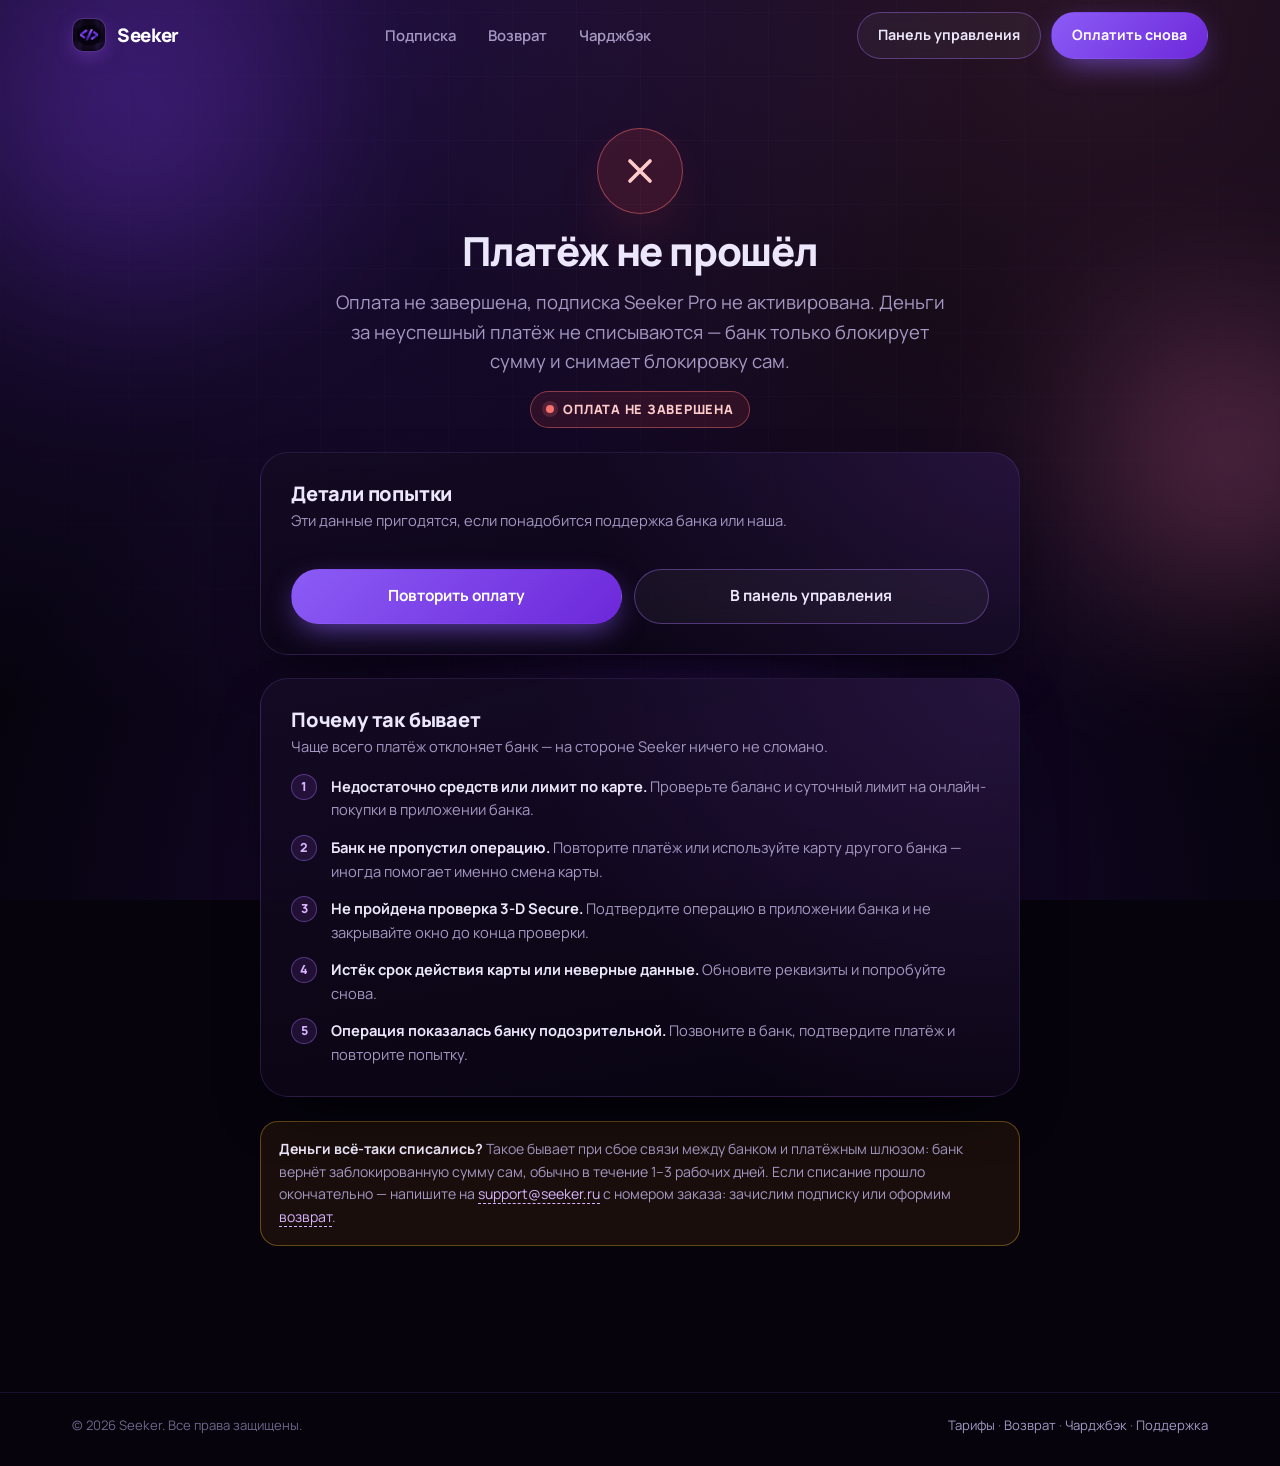
<file: payment-fail.html>
<!DOCTYPE html>
<html lang="ru">
<head>
<meta charset="UTF-8">
<meta name="viewport" content="width=device-width, initial-scale=1">
<title>Платёж не прошёл — Seeker</title>
<meta name="description" content="Оплата Seeker Pro не завершена: деньги не списаны. Причина отказа и как повторить платёж.">
<meta name="robots" content="noindex, nofollow">
<meta name="theme-color" content="#06030d">
<link rel="icon" type="image/png" href="logo.png">
<link rel="apple-touch-icon" href="logo.png">
<link rel="preconnect" href="https://fonts.googleapis.com">
<link rel="preconnect" href="https://fonts.gstatic.com" crossorigin>
<link href="https://fonts.googleapis.com/css2?family=Manrope:wght@400;500;600;700;800&display=swap" rel="stylesheet">
<link rel="stylesheet" href="assets/css/style.css">
</head>
<body class="pay-tone-fail">

<div class="bg-layer" aria-hidden="true">
  <span class="orb orb-1"></span>
  <span class="orb orb-2"></span>
  <span class="orb orb-3"></span>
</div>

<header class="nav" id="nav">
  <div class="container">
    <a class="logo" href="index.html">
      <img class="logo-img" src="logo.png" alt="Логотип Seeker" width="34" height="34">
      Seeker
    </a>

    <nav>
      <ul class="nav-links">
        <li><a href="pricing.html">Подписка</a></li>
        <li><a href="payment-refund.html">Возврат</a></li>
        <li><a href="payment-chargeback.html">Чарджбэк</a></li>
      </ul>
    </nav>

    <div class="nav-actions">
      <a class="btn btn-ghost" href="dashboard.html">Панель управления</a>
      <a class="btn btn-primary" href="pricing.html#buy">Оплатить снова</a>
      <button class="nav-toggle" id="navToggle" aria-label="Меню" aria-expanded="false">
        <span></span>
      </button>
    </div>
  </div>
</header>

<div class="nav-drawer" id="navDrawer">
  <a href="dashboard.html">Панель управления</a>
  <a href="pricing.html#buy">Оплатить Seeker Pro</a>
  <a href="payment-refund.html">Возврат средств</a>
  <a href="payment-chargeback.html">Чарджбэк</a>
</div>

<main class="pay-page">
  <div class="container">
    <div class="pay-wrap" data-pay-verify="/api/payment-status">

      <div class="pay-hero reveal">
        <span class="pay-icon" aria-hidden="true">
          <svg viewBox="0 0 24 24" fill="none" stroke="currentColor" stroke-width="2.2" stroke-linecap="round" stroke-linejoin="round"><path d="M6 6l12 12M18 6L6 18"/></svg>
        </span>
        <h1>Платёж не прошёл</h1>
        <p class="lead">Оплата не завершена, подписка Seeker Pro не активирована. Деньги за неуспешный платёж не списываются — банк только блокирует сумму и снимает блокировку сам.</p>
        <span class="pay-pill" data-pay-pill data-state="fail"><i aria-hidden="true"></i><span>Оплата не завершена</span></span>
      </div>

      <section class="pay-card reveal" data-delay="1">
        <h2>Детали попытки</h2>
        <p>Эти данные пригодятся, если понадобится поддержка банка или наша.</p>

        <dl class="pay-rows">
          <div class="pay-row">
            <dt>Номер заказа</dt>
            <dd>
              <span class="pay-mono" data-pay-field="order">—</span>
              <button type="button" class="pay-copy" data-pay-copy="order">Копировать</button>
            </dd>
          </div>
          <div class="pay-row" hidden>
            <dt>Причина отказа</dt>
            <dd data-pay-field="reason">—</dd>
          </div>
          <div class="pay-row" hidden>
            <dt>Тариф</dt>
            <dd data-pay-field="plan">—</dd>
          </div>
          <div class="pay-row" hidden>
            <dt>Сумма</dt>
            <dd data-pay-field="amount">—</dd>
          </div>
          <div class="pay-row" hidden>
            <dt>Почта плательщика</dt>
            <dd data-pay-field="email">—</dd>
          </div>
          <div class="pay-row" hidden>
            <dt>Дата попытки</dt>
            <dd data-pay-field="date">—</dd>
          </div>
        </dl>

        <div class="pay-actions">
          <a class="btn btn-primary" href="pricing.html#buy">Повторить оплату</a>
          <a class="btn btn-ghost" href="dashboard.html">В панель управления</a>
        </div>
      </section>

      <section class="pay-card reveal" data-delay="2">
        <h2>Почему так бывает</h2>
        <p>Чаще всего платёж отклоняет банк — на стороне Seeker ничего не сломано.</p>

        <ol class="pay-steps">
          <li><b>Недостаточно средств или лимит по карте.</b> Проверьте баланс и суточный лимит на онлайн-покупки в приложении банка.</li>
          <li><b>Банк не пропустил операцию.</b> Повторите платёж или используйте карту другого банка — иногда помогает именно смена карты.</li>
          <li><b>Не пройдена проверка 3-D Secure.</b> Подтвердите операцию в приложении банка и не закрывайте окно до конца проверки.</li>
          <li><b>Истёк срок действия карты или неверные данные.</b> Обновите реквизиты и попробуйте снова.</li>
          <li><b>Операция показалась банку подозрительной.</b> Позвоните в банк, подтвердите платёж и повторите попытку.</li>
        </ol>
      </section>

      <p class="pay-note pay-note-warn" data-pay-verified hidden>
        <b>Статус проверен в платёжном сервисе:</b> платёж не подтверждён. Можно спокойно повторить оплату.
      </p>

      <p class="pay-note pay-note-warn" data-pay-note-offline hidden>
        Подтверждение от платёжного сервиса получить не удалось — показана причина из ссылки возврата.
        Перед повторной оплатой проверьте статус подписки в панели управления.
      </p>

      <p class="pay-note pay-note-warn">
        <b>Деньги всё-таки списались?</b> Такое бывает при сбое связи между банком и платёжным шлюзом:
        банк вернёт заблокированную сумму сам, обычно в течение 1–3 рабочих дней.
        Если списание прошло окончательно — напишите на
        <a href="mailto:support@seeker.ru">support@seeker.ru</a> с номером заказа: зачислим подписку или оформим
        <a href="payment-refund.html">возврат</a>.
      </p>

    </div>
  </div>
</main>

<footer class="pay-mini-foot">
  <div class="container">
    <span>© <span data-pay-year>2025</span> Seeker. Все права защищены.</span>
    <span>
      <a href="pricing.html">Тарифы</a> ·
      <a href="payment-refund.html">Возврат</a> ·
      <a href="payment-chargeback.html">Чарджбэк</a> ·
      <a href="mailto:support@seeker.ru">Поддержка</a>
    </span>
  </div>
</footer>

<script src="assets/js/main.js"></script>
<script src="assets/js/payment.js"></script>
</body>
</html>
</file>
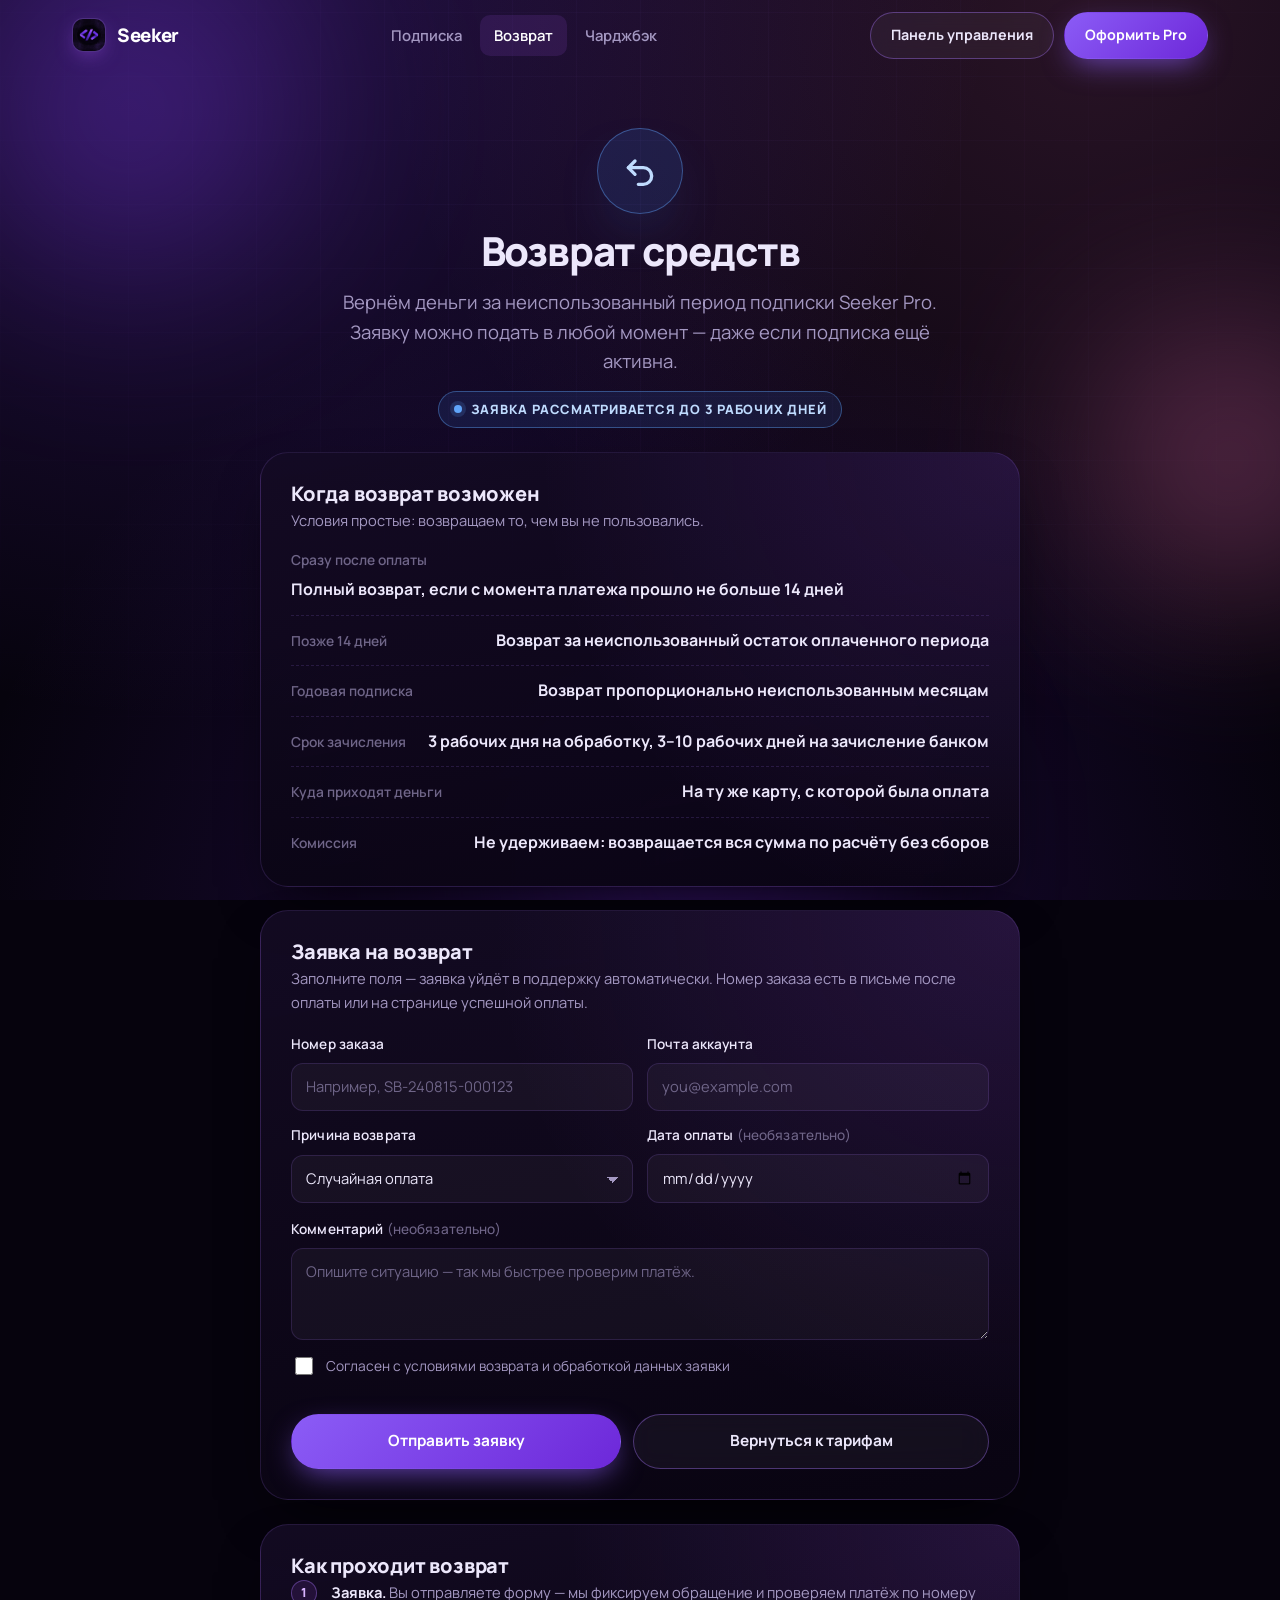
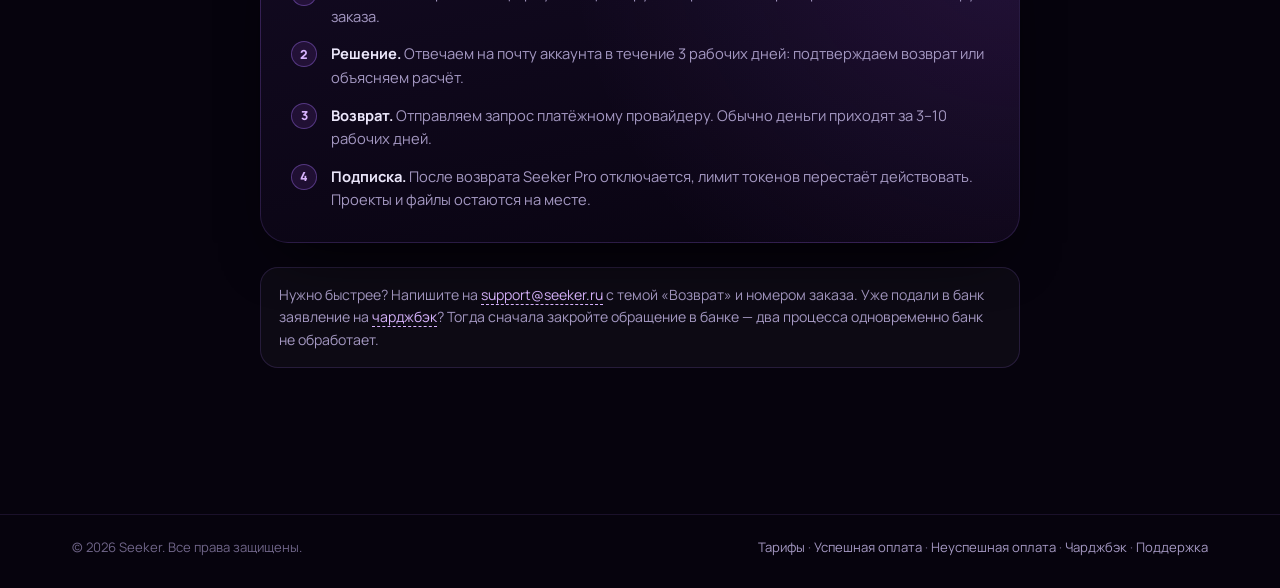
<file: payment-refund.html>
<!DOCTYPE html>
<html lang="ru">
<head>
<meta charset="UTF-8">
<meta name="viewport" content="width=device-width, initial-scale=1">
<title>Возврат средств за Seeker Pro — Seeker</title>
<meta name="description" content="Как вернуть деньги за подписку Seeker Pro: условия, сроки и форма заявки на возврат.">
<meta name="robots" content="noindex, nofollow">
<meta name="theme-color" content="#06030d">
<link rel="icon" type="image/png" href="logo.png">
<link rel="apple-touch-icon" href="logo.png">
<link rel="preconnect" href="https://fonts.googleapis.com">
<link rel="preconnect" href="https://fonts.gstatic.com" crossorigin>
<link href="https://fonts.googleapis.com/css2?family=Manrope:wght@400;500;600;700;800&display=swap" rel="stylesheet">
<link rel="stylesheet" href="assets/css/style.css">
</head>
<body class="pay-tone-info">

<div class="bg-layer" aria-hidden="true">
  <span class="orb orb-1"></span>
  <span class="orb orb-2"></span>
  <span class="orb orb-3"></span>
</div>

<header class="nav" id="nav">
  <div class="container">
    <a class="logo" href="index.html">
      <img class="logo-img" src="logo.png" alt="Логотип Seeker" width="34" height="34">
      Seeker
    </a>

    <nav>
      <ul class="nav-links">
        <li><a href="pricing.html">Подписка</a></li>
        <li><a href="payment-refund.html" class="active">Возврат</a></li>
        <li><a href="payment-chargeback.html">Чарджбэк</a></li>
      </ul>
    </nav>

    <div class="nav-actions">
      <a class="btn btn-ghost" href="dashboard.html">Панель управления</a>
      <a class="btn btn-primary" href="pricing.html#buy">Оформить Pro</a>
      <button class="nav-toggle" id="navToggle" aria-label="Меню" aria-expanded="false">
        <span></span>
      </button>
    </div>
  </div>
</header>

<div class="nav-drawer" id="navDrawer">
  <a href="dashboard.html">Панель управления</a>
  <a href="pricing.html#buy">Оформить Seeker Pro</a>
  <a href="payment-success.html">Оплата прошла</a>
  <a href="payment-fail.html">Оплата не прошла</a>
  <a href="payment-chargeback.html">Чарджбэк</a>
</div>

<main class="pay-page">
  <div class="container">
    <div class="pay-wrap">

      <div class="pay-hero reveal">
        <span class="pay-icon" aria-hidden="true">
          <svg viewBox="0 0 24 24" fill="none" stroke="currentColor" stroke-width="2" stroke-linecap="round" stroke-linejoin="round"><path d="M9 14l-4-4 4-4"/><path d="M5 10h9a5 5 0 0 1 0 10h-3"/></svg>
        </span>
        <h1>Возврат средств</h1>
        <p class="lead">Вернём деньги за неиспользованный период подписки Seeker Pro. Заявку можно подать в любой момент — даже если подписка ещё активна.</p>
        <span class="pay-pill" data-pay-pill data-state="info"><i aria-hidden="true"></i><span>Заявка рассматривается до 3 рабочих дней</span></span>
      </div>

      <section class="pay-card reveal" data-delay="1">
        <h2>Когда возврат возможен</h2>
        <p>Условия простые: возвращаем то, чем вы не пользовались.</p>

        <dl class="pay-rows">
          <div class="pay-row">
            <dt>Сразу после оплаты</dt>
            <dd>Полный возврат, если с момента платежа прошло не больше 14 дней</dd>
          </div>
          <div class="pay-row">
            <dt>Позже 14 дней</dt>
            <dd>Возврат за неиспользованный остаток оплаченного периода</dd>
          </div>
          <div class="pay-row">
            <dt>Годовая подписка</dt>
            <dd>Возврат пропорционально неиспользованным месяцам</dd>
          </div>
          <div class="pay-row">
            <dt>Срок зачисления</dt>
            <dd>3 рабочих дня на обработку, 3–10 рабочих дней на зачисление банком</dd>
          </div>
          <div class="pay-row">
            <dt>Куда приходят деньги</dt>
            <dd>На ту же карту, с которой была оплата</dd>
          </div>
          <div class="pay-row">
            <dt>Комиссия</dt>
            <dd>Не удерживаем: возвращается вся сумма по расчёту без сборов</dd>
          </div>
        </dl>
      </section>

      <section class="pay-card reveal" data-delay="2">
        <h2>Заявка на возврат</h2>
        <p>Заполните поля — заявка уйдёт в поддержку автоматически. Номер заказа есть в письме после оплаты или на странице успешной оплаты.</p>

        <form class="pay-form" data-refund-form novalidate>
          <div class="pay-form-grid">
            <label class="pay-field">
              <span>Номер заказа</span>
              <input type="text" name="order" inputmode="text" autocomplete="off" placeholder="Например, SB-240815-000123" required>
            </label>

            <label class="pay-field">
              <span>Почта аккаунта</span>
              <input type="email" name="email" autocomplete="email" placeholder="you@example.com" required>
            </label>

            <label class="pay-field">
              <span>Причина возврата</span>
              <select name="reason">
                <option value="accidental">Случайная оплата</option>
                <option value="not_needed">Подписка больше не нужна</option>
                <option value="duplicate">Двойное списание</option>
                <option value="not_working">Не работает как ожидалось</option>
                <option value="other">Другое</option>
              </select>
            </label>

            <label class="pay-field">
              <span>Дата оплаты <em>(необязательно)</em></span>
              <input type="date" name="date">
            </label>
          </div>

          <label class="pay-field">
            <span>Комментарий <em>(необязательно)</em></span>
            <textarea name="comment" rows="3" placeholder="Опишите ситуацию — так мы быстрее проверим платёж."></textarea>
          </label>

          <label class="pay-check">
            <input type="checkbox" name="agree" required>
            <span>Согласен с условиями возврата и обработкой данных заявки</span>
          </label>

          <div class="pay-actions">
            <button type="submit" class="btn btn-primary">Отправить заявку</button>
            <a class="btn btn-ghost" href="pricing.html">Вернуться к тарифам</a>
          </div>

          <p class="pay-note" data-refund-result hidden></p>
        </form>
      </section>

      <section class="pay-card reveal" data-delay="3">
        <h2>Как проходит возврат</h2>

        <ol class="pay-steps">
          <li><b>Заявка.</b> Вы отправляете форму — мы фиксируем обращение и проверяем платёж по номеру заказа.</li>
          <li><b>Решение.</b> Отвечаем на почту аккаунта в течение 3 рабочих дней: подтверждаем возврат или объясняем расчёт.</li>
          <li><b>Возврат.</b> Отправляем запрос платёжному провайдеру. Обычно деньги приходят за 3–10 рабочих дней.</li>
          <li><b>Подписка.</b> После возврата Seeker Pro отключается, лимит токенов перестаёт действовать. Проекты и файлы остаются на месте.</li>
        </ol>
      </section>

      <p class="pay-note">
        Нужно быстрее? Напишите на <a href="mailto:support@seeker.ru">support@seeker.ru</a>
        с темой «Возврат» и номером заказа. Уже подали в банк заявление на
        <a href="payment-chargeback.html">чарджбэк</a>? Тогда сначала закройте обращение в банке —
        два процесса одновременно банк не обработает.
      </p>

    </div>
  </div>
</main>

<footer class="pay-mini-foot">
  <div class="container">
    <span>© <span data-pay-year>2025</span> Seeker. Все права защищены.</span>
    <span>
      <a href="pricing.html">Тарифы</a> ·
      <a href="payment-success.html">Успешная оплата</a> ·
      <a href="payment-fail.html">Неуспешная оплата</a> ·
      <a href="payment-chargeback.html">Чарджбэк</a> ·
      <a href="mailto:support@seeker.ru">Поддержка</a>
    </span>
  </div>
</footer>

<script src="assets/js/main.js"></script>
<script src="assets/js/refund-config.js"></script>
<script type="module">
  /* Подставляем публичные настройки Supabase, чтобы заявка уходила в таблицу refund_requests */
  import { SUPABASE_URL, SUPABASE_PUBLISHABLE_KEY } from "./assets/js/supabase-config.js";
  window.SEEKER_REFUND = Object.assign({}, window.SEEKER_REFUND || {}, {
    supabaseUrl: SUPABASE_URL,
    supabaseKey: SUPABASE_PUBLISHABLE_KEY
  });
</script>
<script src="assets/js/payment.js"></script>
</body>
</html>
</file>
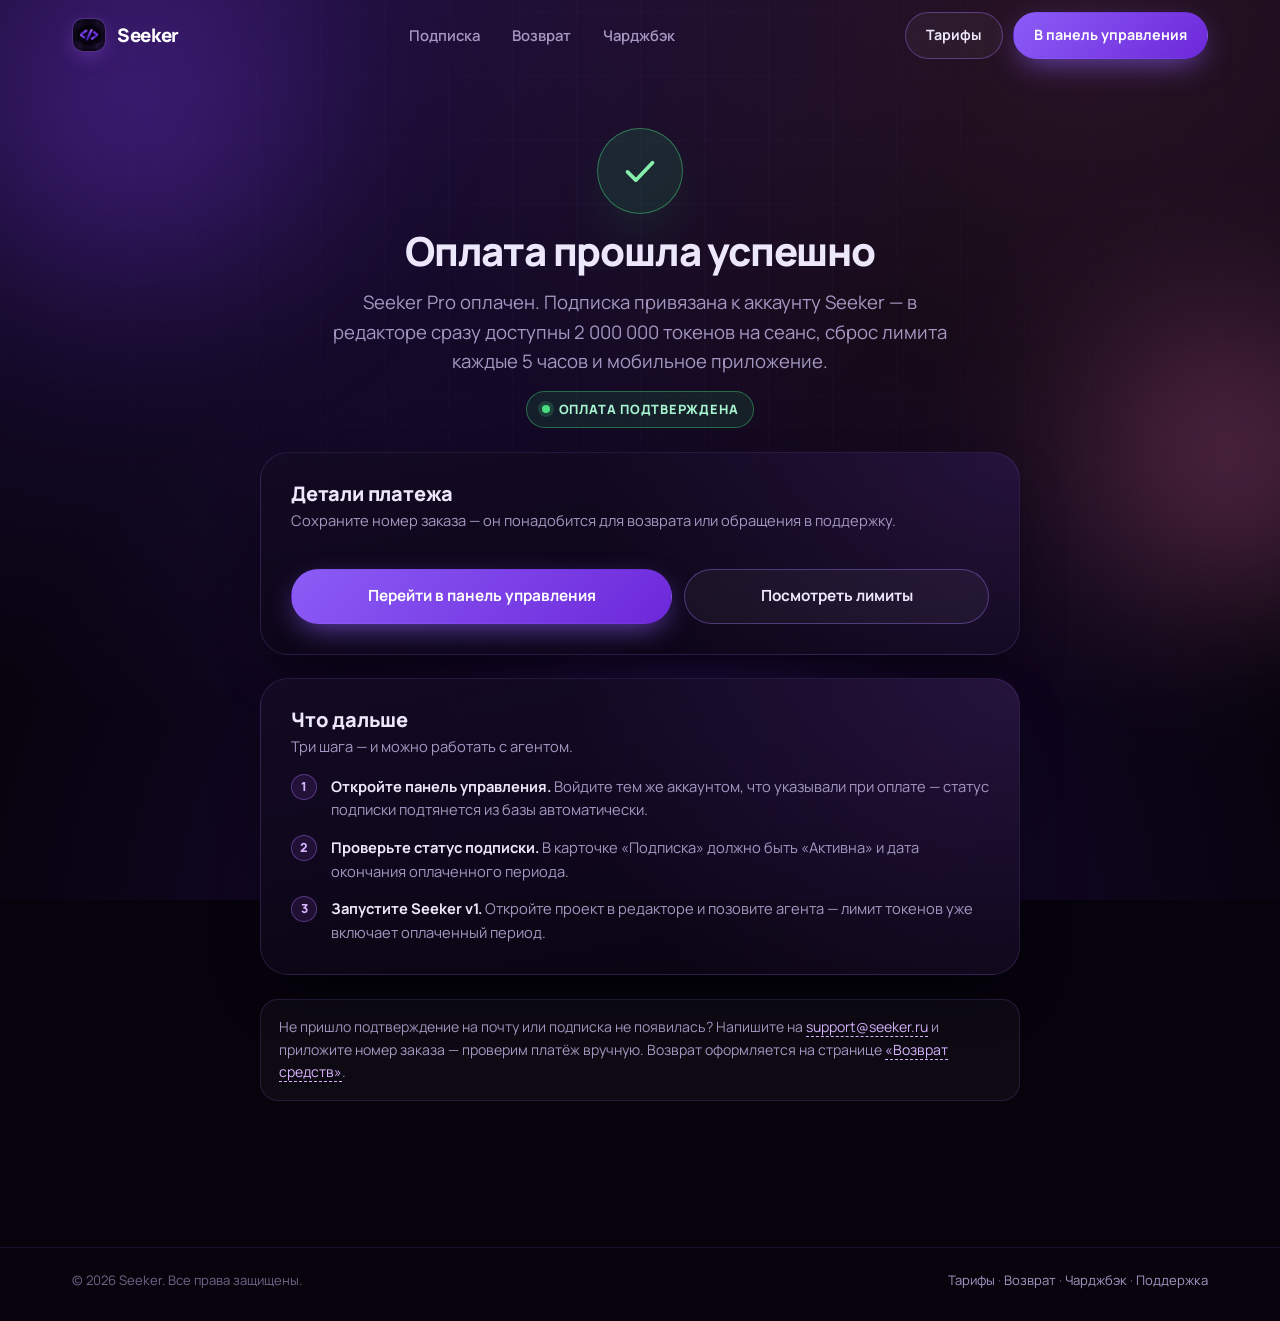
<file: payment-success.html>
<!DOCTYPE html>
<html lang="ru">
<head>
<meta charset="UTF-8">
<meta name="viewport" content="width=device-width, initial-scale=1">
<title>Оплата прошла успешно — Seeker</title>
<meta name="description" content="Платёж принят, подписка Seeker Pro активирована. Детали платежа и что делать дальше.">
<meta name="robots" content="noindex, nofollow">
<meta name="theme-color" content="#06030d">
<link rel="icon" type="image/png" href="logo.png">
<link rel="apple-touch-icon" href="logo.png">
<link rel="preconnect" href="https://fonts.googleapis.com">
<link rel="preconnect" href="https://fonts.gstatic.com" crossorigin>
<link href="https://fonts.googleapis.com/css2?family=Manrope:wght@400;500;600;700;800&display=swap" rel="stylesheet">
<link rel="stylesheet" href="assets/css/style.css">
</head>
<body class="pay-tone-success">

<div class="bg-layer" aria-hidden="true">
  <span class="orb orb-1"></span>
  <span class="orb orb-2"></span>
  <span class="orb orb-3"></span>
</div>

<header class="nav" id="nav">
  <div class="container">
    <a class="logo" href="index.html">
      <img class="logo-img" src="logo.png" alt="Логотип Seeker" width="34" height="34">
      Seeker
    </a>

    <nav>
      <ul class="nav-links">
        <li><a href="pricing.html">Подписка</a></li>
        <li><a href="payment-refund.html">Возврат</a></li>
        <li><a href="payment-chargeback.html">Чарджбэк</a></li>
      </ul>
    </nav>

    <div class="nav-actions">
      <a class="btn btn-ghost" href="pricing.html">Тарифы</a>
      <a class="btn btn-primary" href="dashboard.html">В панель управления</a>
      <button class="nav-toggle" id="navToggle" aria-label="Меню" aria-expanded="false">
        <span></span>
      </button>
    </div>
  </div>
</header>

<div class="nav-drawer" id="navDrawer">
  <a href="dashboard.html">Панель управления</a>
  <a href="pricing.html">Подписка Pro</a>
  <a href="payment-refund.html">Возврат средств</a>
  <a href="payment-chargeback.html">Чарджбэк</a>
</div>

<main class="pay-page">
  <div class="container">
    <div class="pay-wrap" data-pay-verify="/api/payment-status">

      <div class="pay-hero reveal">
        <span class="pay-icon" aria-hidden="true">
          <svg viewBox="0 0 24 24" fill="none" stroke="currentColor" stroke-width="2.2" stroke-linecap="round" stroke-linejoin="round"><path d="M4.5 12.5l5 5L19.5 7"/></svg>
        </span>
        <h1>Оплата прошла успешно</h1>
        <p class="lead">Seeker Pro оплачен. Подписка привязана к аккаунту Seeker — в редакторе сразу доступны 2 000 000 токенов на сеанс, сброс лимита каждые 5 часов и мобильное приложение.</p>
        <span class="pay-pill" data-pay-pill data-state="success"><i aria-hidden="true"></i><span>Оплата подтверждена</span></span>
      </div>

      <section class="pay-card reveal" data-delay="1">
        <h2>Детали платежа</h2>
        <p>Сохраните номер заказа — он понадобится для возврата или обращения в поддержку.</p>

        <dl class="pay-rows">
          <div class="pay-row">
            <dt>Номер заказа</dt>
            <dd>
              <span class="pay-mono" data-pay-field="order">—</span>
              <button type="button" class="pay-copy" data-pay-copy="order">Копировать</button>
            </dd>
          </div>
          <div class="pay-row" hidden>
            <dt>Тариф</dt>
            <dd data-pay-field="plan">—</dd>
          </div>
          <div class="pay-row" hidden>
            <dt>Сумма</dt>
            <dd data-pay-field="amount">—</dd>
          </div>
          <div class="pay-row" hidden>
            <dt>Почта плательщика</dt>
            <dd data-pay-field="email">—</dd>
          </div>
          <div class="pay-row" hidden>
            <dt>Дата оплаты</dt>
            <dd data-pay-field="date">—</dd>
          </div>
        </dl>

        <div class="pay-actions">
          <a class="btn btn-primary" href="dashboard.html">Перейти в панель управления</a>
          <a class="btn btn-ghost" href="pricing.html#limits">Посмотреть лимиты</a>
        </div>
      </section>

      <section class="pay-card reveal" data-delay="2">
        <h2>Что дальше</h2>
        <p>Три шага — и можно работать с агентом.</p>

        <ol class="pay-steps">
          <li><b>Откройте панель управления.</b> Войдите тем же аккаунтом, что указывали при оплате — статус подписки подтянется из базы автоматически.</li>
          <li><b>Проверьте статус подписки.</b> В карточке «Подписка» должно быть «Активна» и дата окончания оплаченного периода.</li>
          <li><b>Запустите Seeker v1.</b> Откройте проект в редакторе и позовите агента — лимит токенов уже включает оплаченный период.</li>
        </ol>
      </section>

      <p class="pay-note" data-pay-verified hidden>
        <b>Статус подтверждён платёжным сервисом.</b> Данные выше обновлены напрямую из платёжной системы.
      </p>

      <p class="pay-note" data-pay-note-offline hidden>
        Показаны данные из ссылки возврата: подтверждение от платёжного сервиса получить не удалось.
        Если статус подписки в панели управления не изменился в течение 10 минут — напишите в поддержку.
      </p>

      <p class="pay-note">
        Не пришло подтверждение на почту или подписка не появилась? Напишите на
        <a href="mailto:support@seeker.ru">support@seeker.ru</a> и приложите номер заказа —
        проверим платёж вручную. Возврат оформляется на странице
        <a href="payment-refund.html">«Возврат средств»</a>.
      </p>

    </div>
  </div>
</main>

<footer class="pay-mini-foot">
  <div class="container">
    <span>© <span data-pay-year>2025</span> Seeker. Все права защищены.</span>
    <span>
      <a href="pricing.html">Тарифы</a> ·
      <a href="payment-refund.html">Возврат</a> ·
      <a href="payment-chargeback.html">Чарджбэк</a> ·
      <a href="mailto:support@seeker.ru">Поддержка</a>
    </span>
  </div>
</footer>

<script src="assets/js/main.js"></script>
<script src="assets/js/payment.js"></script>
</body>
</html>
</file>
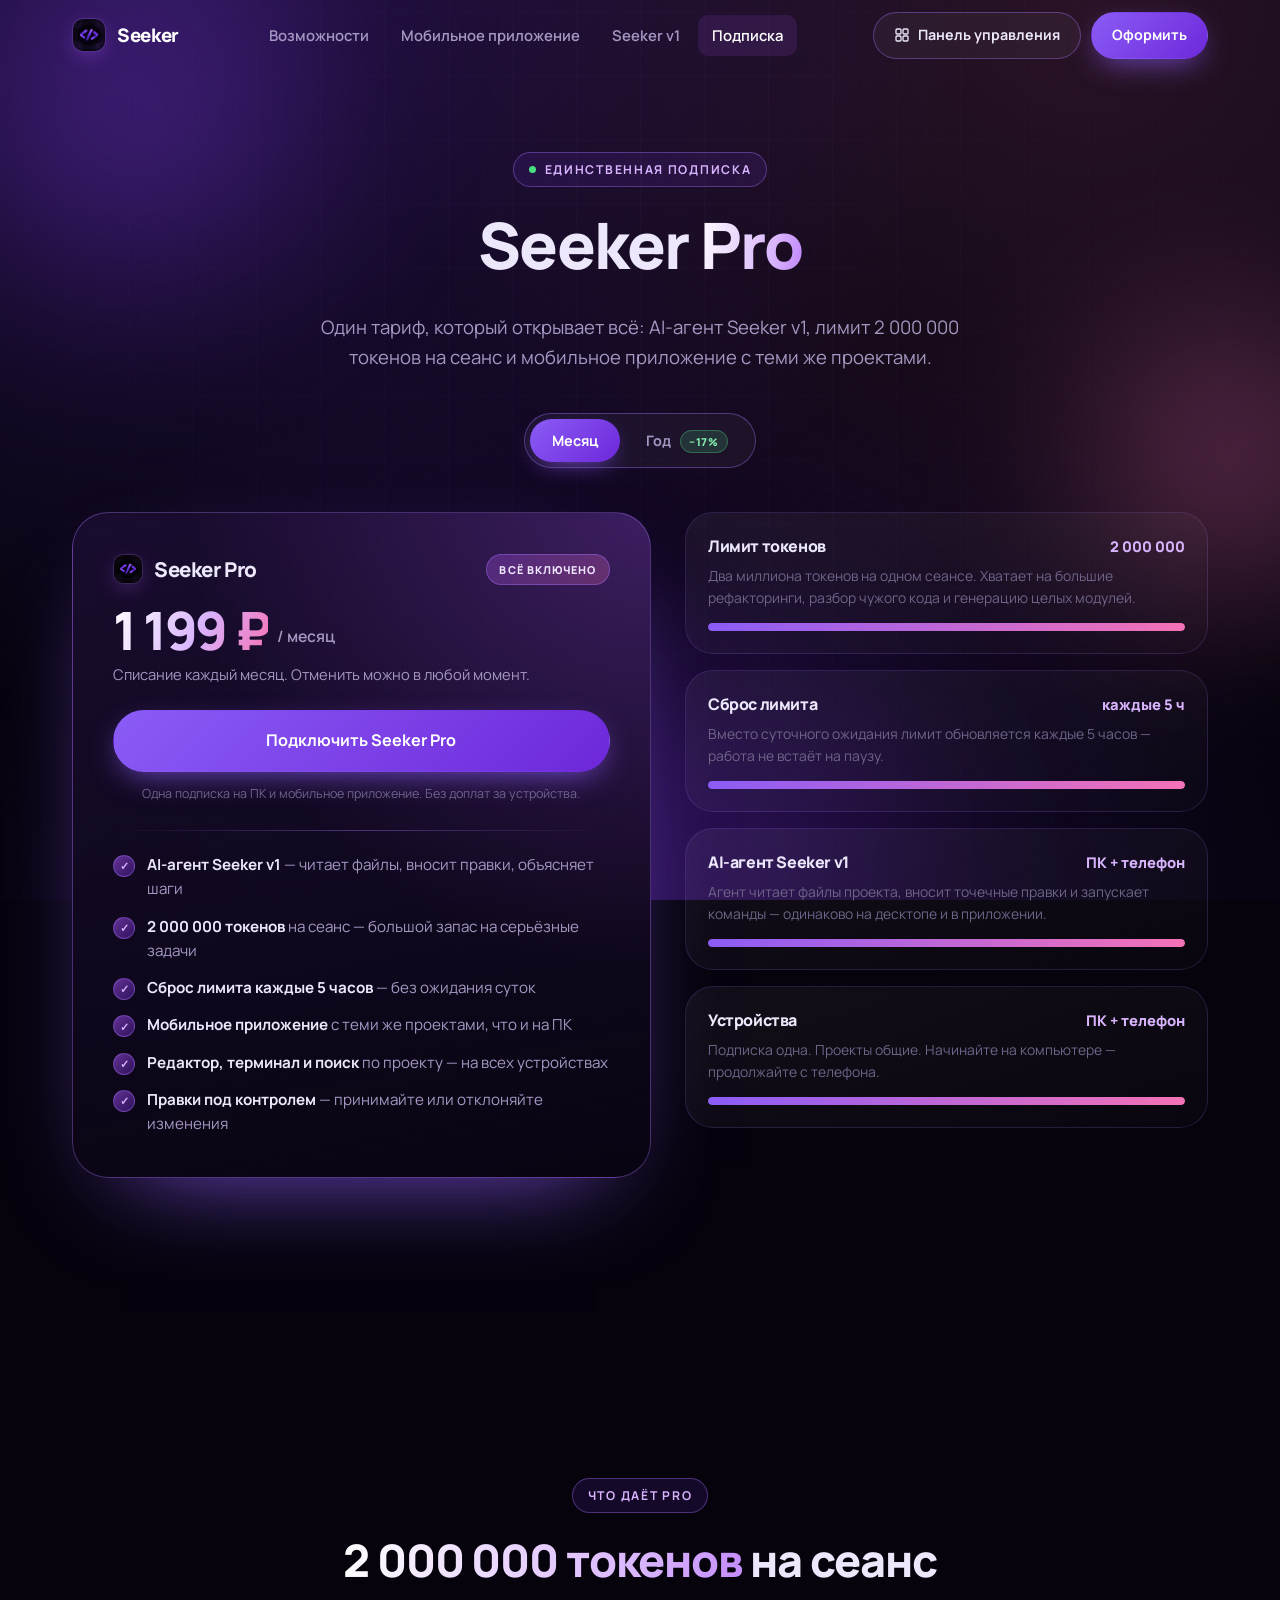
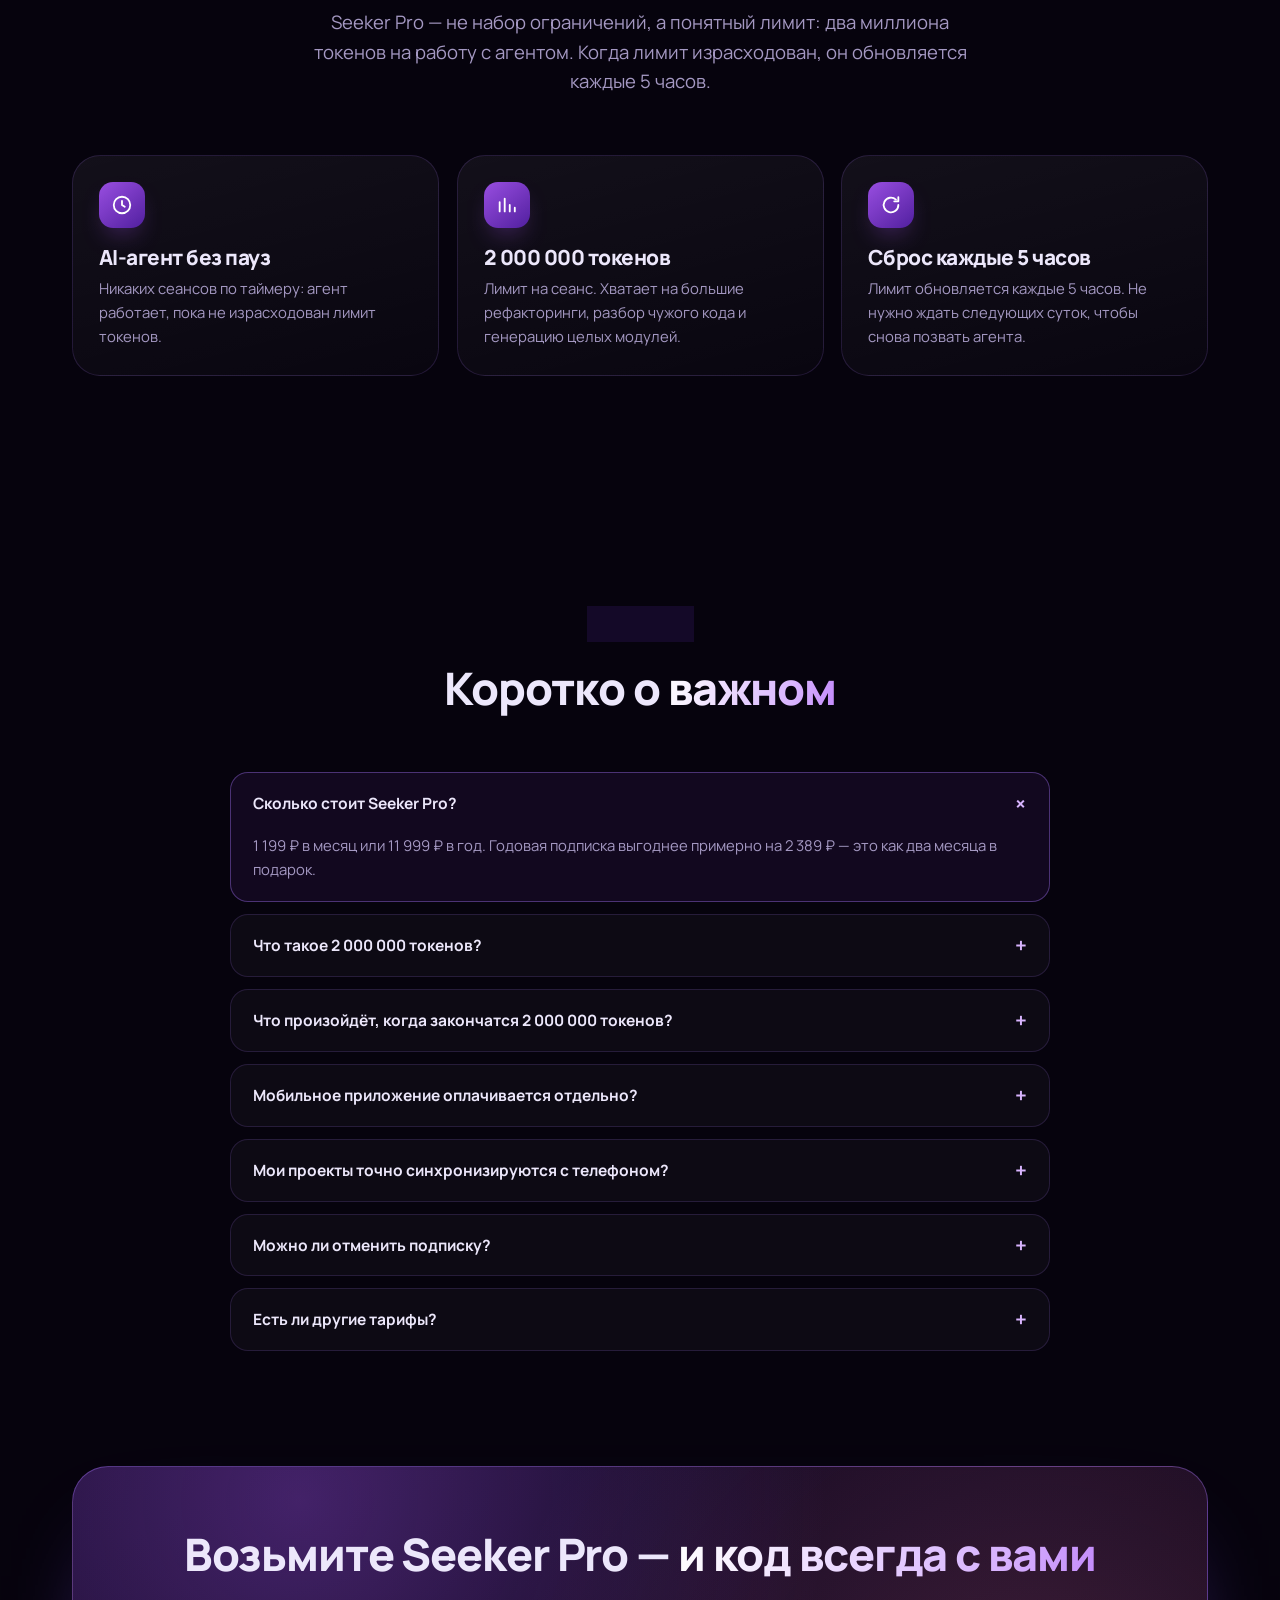
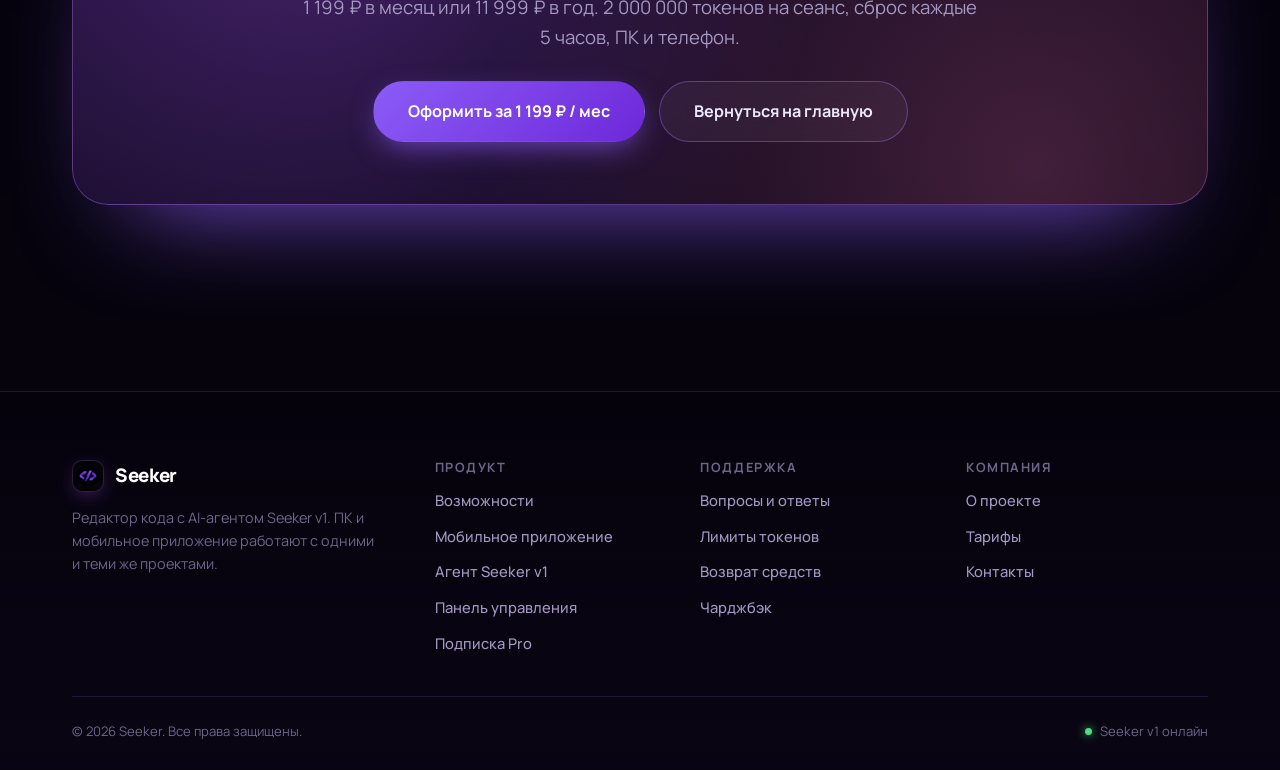
<file: pricing.html>
<!DOCTYPE html>
<html lang="ru">
<head>
<meta charset="UTF-8">
<meta name="viewport" content="width=device-width, initial-scale=1">
<title>Seeker Pro — подписка 1 199 ₽ / мес | Seeker</title>
<meta name="description" content="Единственная подписка Seeker Pro: 1 199 ₽ в месяц или 11 999 ₽ в год. Лимит 2 000 000 токенов со сбросом каждые 5 часов, AI-агент Seeker v1, ПК и мобильное приложение.">
<meta name="theme-color" content="#06030d">
<link rel="icon" type="image/png" href="logo.png">
<link rel="apple-touch-icon" href="logo.png">
<link rel="preconnect" href="https://fonts.googleapis.com">
<link rel="preconnect" href="https://fonts.gstatic.com" crossorigin>
<link href="https://fonts.googleapis.com/css2?family=Manrope:wght@400;500;600;700;800&display=swap" rel="stylesheet">
<link rel="stylesheet" href="assets/css/style.css">
</head>
<body>

<div class="bg-layer" aria-hidden="true">
  <span class="orb orb-1"></span>
  <span class="orb orb-2"></span>
  <span class="orb orb-3"></span>
</div>

<header class="nav" id="nav">
  <div class="container">
    <a class="logo" href="index.html">
      <img class="logo-img" src="logo.png" alt="Логотип Seeker" width="34" height="34">
      Seeker
    </a>

    <nav>
      <ul class="nav-links">
        <li><a href="index.html#features">Возможности</a></li>
        <li><a href="index.html#mobile">Мобильное приложение</a></li>
        <li><a href="index.html#agent">Seeker v1</a></li>
        <li><a href="pricing.html" class="active">Подписка</a></li>
      </ul>
    </nav>

    <div class="nav-actions">
      <a class="btn btn-ghost btn-dash" href="dashboard.html" aria-label="Панель управления" title="Панель управления">
        <svg viewBox="0 0 24 24" fill="none" stroke="currentColor" stroke-width="2" stroke-linecap="round" stroke-linejoin="round"><rect x="3" y="3" width="7.5" height="7.5" rx="1.6"/><rect x="13.5" y="3" width="7.5" height="7.5" rx="1.6"/><rect x="3" y="13.5" width="7.5" height="7.5" rx="1.6"/><rect x="13.5" y="13.5" width="7.5" height="7.5" rx="1.6"/></svg>
        <span class="btn-dash-label">Панель управления</span>
      </a>
      <a class="btn btn-primary" href="#buy">Оформить</a>
      <button class="nav-toggle" id="navToggle" aria-label="Меню" aria-expanded="false">
        <span></span>
      </button>
    </div>
  </div>
</header>

<div class="nav-drawer" id="navDrawer">
  <a href="index.html#features">Возможности</a>
  <a href="index.html#mobile">Мобильное приложение</a>
  <a href="index.html#agent">Seeker v1</a>
  <a href="#limits">Лимиты токенов</a>
  <a href="#faq">Вопросы</a>
  <a href="dashboard.html">Панель управления</a>
  <a class="btn btn-primary btn-block" href="#buy">Оформить Seeker Pro</a>
</div>

<main>

<section class="page-head">
  <div class="container reveal">
    <span class="eyebrow"><span class="dot"></span>Единственная подписка</span>
    <h1>Seeker <span class="text-gradient">Pro</span></h1>
    <p class="lead">Один тариф, который открывает всё: AI-агент Seeker v1, лимит 2 000 000 токенов на сеанс и мобильное приложение с теми же проектами.</p>

    <div class="billing-toggle" role="group" aria-label="Период оплаты">
      <span class="glider" aria-hidden="true"></span>
      <button type="button" class="active" data-plan="month" aria-pressed="true">Месяц</button>
      <button type="button" data-plan="year" aria-pressed="false">Год <span class="save-badge">−17%</span></button>
    </div>
  </div>
</section>

<section class="section" style="padding-top:0">
  <div class="container pricing-wrap">

    <div class="plan reveal" id="buy">
      <div class="plan-top">
        <div class="plan-name">
          <img class="logo-img" src="logo.png" alt="Логотип Seeker" width="30" height="30">
          Seeker Pro
        </div>
        <span class="plan-badge">Всё включено</span>
      </div>

      <div class="plan-price">
        <span class="amount" id="planAmount">1 199 ₽</span>
        <span class="period" id="planPeriod">/ месяц</span>
      </div>

      <p class="plan-sub" id="planSub">Списание каждый месяц. Отменить можно в любой момент.</p>

      <div class="plan-cta">
        <a class="btn btn-primary btn-lg btn-block" href="#buy">Подключить Seeker Pro</a>
        <p class="plan-note">Одна подписка на ПК и мобильное приложение. Без доплат за устройства.</p>
      </div>

      <div class="plan-divider"></div>

      <ul class="plan-features">
        <li><span class="check">✓</span><span><b>AI-агент Seeker v1</b> — читает файлы, вносит правки, объясняет шаги</span></li>
        <li><span class="check">✓</span><span><b>2 000 000 токенов</b> на сеанс — большой запас на серьёзные задачи</span></li>
        <li><span class="check">✓</span><span><b>Сброс лимита каждые 5 часов</b> — без ожидания суток</span></li>
        <li><span class="check">✓</span><span><b>Мобильное приложение</b> с теми же проектами, что и на ПК</span></li>
        <li><span class="check">✓</span><span><b>Редактор, терминал и поиск</b> по проекту — на всех устройствах</span></li>
        <li><span class="check">✓</span><span><b>Правки под контролем</b> — принимайте или отклоняйте изменения</span></li>
      </ul>
    </div>

    <div class="limits" id="limits">
      <div class="limit-card reveal" data-delay="1" style="--fill:100%">
        <div class="limit-head">
          <h3>Лимит токенов</h3>
          <span class="limit-value">2 000 000</span>
        </div>
        <p>Два миллиона токенов на одном сеансе. Хватает на большие рефакторинги, разбор чужого кода и генерацию целых модулей.</p>
        <div class="bar"><span></span></div>
      </div>

      <div class="limit-card reveal" data-delay="2" style="--fill:100%">
        <div class="limit-head">
          <h3>Сброс лимита</h3>
          <span class="limit-value">каждые 5 ч</span>
        </div>
        <p>Вместо суточного ожидания лимит обновляется каждые 5 часов — работа не встаёт на паузу.</p>
        <div class="bar"><span></span></div>
      </div>

      <div class="limit-card reveal" data-delay="3" style="--fill:100%">
        <div class="limit-head">
          <h3>AI-агент Seeker v1</h3>
          <span class="limit-value">ПК + телефон</span>
        </div>
        <p>Агент читает файлы проекта, вносит точечные правки и запускает команды — одинаково на десктопе и в приложении.</p>
        <div class="bar"><span></span></div>
      </div>

      <div class="limit-card reveal" data-delay="4" style="--fill:100%">
        <div class="limit-head">
          <h3>Устройства</h3>
          <span class="limit-value">ПК + телефон</span>
        </div>
        <p>Подписка одна. Проекты общие. Начинайте на компьютере — продолжайте с телефона.</p>
        <div class="bar"><span></span></div>
      </div>
    </div>

  </div>
</section>

<!-- ================= ЧТО ВХОДИТ ================= -->
<section class="section">
  <div class="container">
    <div class="section-head center reveal">
      <span class="eyebrow">Что даёт Pro</span>
      <h2><span class="text-gradient">2 000 000 токенов</span> на сеанс</h2>
      <p class="lead">Seeker Pro — не набор ограничений, а понятный лимит: два миллиона токенов на работу с агентом. Когда лимит израсходован, он обновляется каждые 5 часов.</p>
    </div>

    <div class="grid grid-3">
      <article class="card reveal" data-delay="1">
        <div class="card-ico">
          <svg viewBox="0 0 24 24" fill="none" stroke="currentColor" stroke-width="2" stroke-linecap="round" stroke-linejoin="round"><circle cx="12" cy="12" r="9"/><path d="M12 7.5V12l3 2"/></svg>
        </div>
        <h3>AI-агент без пауз</h3>
        <p>Никаких сеансов по таймеру: агент работает, пока не израсходован лимит токенов.</p>
      </article>

      <article class="card reveal" data-delay="2">
        <div class="card-ico">
          <svg viewBox="0 0 24 24" fill="none" stroke="currentColor" stroke-width="2" stroke-linecap="round" stroke-linejoin="round"><path d="M4 19V9M9.5 19V5M15 19v-7M20.5 19v-4"/></svg>
        </div>
        <h3>2 000 000 токенов</h3>
        <p>Лимит на сеанс. Хватает на большие рефакторинги, разбор чужого кода и генерацию целых модулей.</p>
      </article>

      <article class="card reveal" data-delay="3">
        <div class="card-ico">
          <svg viewBox="0 0 24 24" fill="none" stroke="currentColor" stroke-width="2" stroke-linecap="round" stroke-linejoin="round"><path d="M20 12a8 8 0 1 1-2.6-5.9"/><path d="M20 3.5V8h-4.5"/></svg>
        </div>
        <h3>Сброс каждые 5 часов</h3>
        <p>Лимит обновляется каждые 5 часов. Не нужно ждать следующих суток, чтобы снова позвать агента.</p>
      </article>
    </div>
  </div>
</section>

<!-- ================= FAQ ================= -->
<section class="section" id="faq">
  <div class="container">
    <div class="section-head center reveal">
      <span class="eyebrow">Вопросы</span>
      <h2>Коротко о <span class="text-gradient">важном</span></h2>
    </div>

    <div class="faq reveal">
      <details open>
        <summary>Сколько стоит Seeker Pro?</summary>
        <div class="answer">
          <p>1 199 ₽ в месяц или 11 999 ₽ в год. Годовая подписка выгоднее примерно на 2 389 ₽ — это как два месяца в подарок.</p>
        </div>
      </details>

      <details>
        <summary>Что такое 2 000 000 токенов?</summary>
        <div class="answer">
          <p>Это лимит работы с агентом в Seeker Pro: два миллиона токенов на сеанс. Токены расходуются на чтение файлов, ответы агента и внесение правок. Когда лимит исчерпан, он сбрасывается каждые 5 часов.</p>
        </div>
      </details>

      <details>
        <summary>Что произойдёт, когда закончатся 2 000 000 токенов?</summary>
        <div class="answer">
          <p>Ничего страшного: лимит обновляется каждые 5 часов автоматически. Редактор и проекты остаются доступны всегда — ограничение касается только запросов к агенту.</p>
        </div>
      </details>

      <details>
        <summary>Мобильное приложение оплачивается отдельно?</summary>
        <div class="answer">
          <p>Нет. Одна подписка Seeker Pro работает и на ПК, и в мобильном приложении. В приложении открываются те же проекты, что и на компьютере.</p>
        </div>
      </details>

      <details>
        <summary>Мои проекты точно синхронизируются с телефоном?</summary>
        <div class="answer">
          <p>Да. Мобильное приложение Seeker подключается к тем же проектам, что и десктоп: вы видите один список, редактируете те же файлы и работаете с тем же агентом.</p>
        </div>
      </details>

      <details>
        <summary>Можно ли отменить подписку?</summary>
        <div class="answer">
          <p>Да, в любой момент. Подписка действует до конца оплаченного периода, после чего не продлевается.</p>
        </div>
      </details>

      <details>
        <summary>Есть ли другие тарифы?</summary>
        <div class="answer">
          <p>Нет. У Seeker один тариф — Seeker Pro. Мы не дробим возможности на уровни: всё, что есть в продукте, доступно по подписке.</p>
        </div>
      </details>
    </div>
  </div>
</section>

<!-- ================= CTA ================= -->
<section class="section" style="padding-top:0">
  <div class="container">
    <div class="cta-band reveal">
      <h2>Возьмите Seeker Pro — <span class="text-gradient">и код всегда с вами</span></h2>
      <p class="lead">1 199 ₽ в месяц или 11 999 ₽ в год. 2 000 000 токенов на сеанс, сброс каждые 5 часов, ПК и телефон.</p>
      <div class="btn-row">
        <a class="btn btn-primary btn-lg" href="#buy">Оформить за 1 199 ₽ / мес</a>
        <a class="btn btn-ghost btn-lg" href="index.html">Вернуться на главную</a>
      </div>
    </div>
  </div>
</section>

</main>

<footer class="footer">
  <div class="container">
    <div class="footer-grid">
      <div class="footer-brand">
        <a class="logo" href="index.html">
          <img class="logo-img" src="logo.png" alt="Логотип Seeker" width="32" height="32">
          Seeker
        </a>
        <p>Редактор кода с AI-агентом Seeker v1. ПК и мобильное приложение работают с одними и теми же проектами.</p>
      </div>

      <div>
        <h4>Продукт</h4>
        <ul>
          <li><a href="index.html#features">Возможности</a></li>
          <li><a href="index.html#mobile">Мобильное приложение</a></li>
          <li><a href="index.html#agent">Агент Seeker v1</a></li>
          <li><a href="dashboard.html">Панель управления</a></li>
          <li><a href="pricing.html">Подписка Pro</a></li>
        </ul>
      </div>

      <div>
        <h4>Поддержка</h4>
        <ul>
          <li><a href="#faq">Вопросы и ответы</a></li>
          <li><a href="#limits">Лимиты токенов</a></li>
          <li><a href="payment-refund.html">Возврат средств</a></li>
          <li><a href="payment-chargeback.html">Чарджбэк</a></li>
        </ul>
      </div>

      <div>
        <h4>Компания</h4>
        <ul>
          <li><a href="index.html">О проекте</a></li>
          <li><a href="pricing.html">Тарифы</a></li>
          <li><a href="index.html">Контакты</a></li>
        </ul>
      </div>
    </div>

    <div class="footer-bottom">
      <span>© <span id="year">2025</span> Seeker. Все права защищены.</span>
      <span class="tag"><i></i> Seeker v1 онлайн</span>
    </div>
  </div>
</footer>

<script src="assets/js/main.js"></script>
</body>
</html>
</file>
<file: assets/css/style.css>
/* ============================================================
   Seeker — design system v1
   Фиолетовая тема • градиенты • мягкие анимации
   ============================================================ */

:root {
  --bg: #06030d;
  --bg-soft: #0b0616;
  --bg-card: rgba(255, 255, 255, 0.035);
  --bg-card-hover: rgba(255, 255, 255, 0.06);
  --border: rgba(168, 120, 255, 0.16);
  --border-strong: rgba(168, 120, 255, 0.38);

  --violet: #a855f7;
  --violet-deep: #6d28d9;
  --violet-light: #d8b4fe;
  --pink: #f472b6;

  --text: #ece7fb;
  --muted: #a498c2;
  --dim: #6f6588;

  --radius-sm: 12px;
  --radius: 18px;
  --radius-lg: 28px;
  --radius-xl: 36px;

  --shadow-card: 0 24px 60px -24px rgba(0, 0, 0, 0.9);

  --font: "Manrope", "Inter", -apple-system, BlinkMacSystemFont, "Segoe UI",
    Roboto, "Helvetica Neue", Arial, sans-serif;
  --mono: "JetBrains Mono", "SF Mono", Consolas, "Courier New", monospace;

  --nav-h: 72px;
  --max: 1180px;
}

*,
*::before,
*::after { box-sizing: border-box; }

html {
  scroll-behavior: smooth;
  scroll-padding-top: calc(var(--nav-h) + 20px);
  -webkit-text-size-adjust: 100%;
}

body {
  margin: 0;
  font-family: var(--font);
  color: var(--text);
  background: var(--bg);
  line-height: 1.6;
  font-size: 16px;
  overflow-x: hidden;
  -webkit-font-smoothing: antialiased;
}

/* ---------- фон: градиентные орбы + сетка ---------- */
.bg-layer {
  position: fixed;
  inset: 0;
  z-index: -2;
  pointer-events: none;
  overflow: hidden;
  background:
    radial-gradient(circle at 15% -10%, rgba(124, 58, 237, 0.28), transparent 55%),
    radial-gradient(circle at 85% 0%, rgba(244, 114, 182, 0.15), transparent 50%),
    radial-gradient(circle at 50% 105%, rgba(109, 40, 217, 0.22), transparent 60%),
    var(--bg);
}

.bg-layer::before {
  content: "";
  position: absolute;
  inset: -20%;
  background-image:
    linear-gradient(rgba(168, 120, 255, 0.05) 1px, transparent 1px),
    linear-gradient(90deg, rgba(168, 120, 255, 0.05) 1px, transparent 1px);
  background-size: 64px 64px;
  -webkit-mask-image: radial-gradient(circle at 50% 30%, #000 0%, transparent 72%);
  mask-image: radial-gradient(circle at 50% 30%, #000 0%, transparent 72%);
  opacity: 0.75;
}

.orb {
  position: absolute;
  border-radius: 50%;
  filter: blur(90px);
  opacity: 0.5;
  animation: float 18s ease-in-out infinite;
}

.orb-1 {
  width: 460px; height: 460px;
  top: -120px; left: -100px;
  background: radial-gradient(circle, #7c3aed, transparent 70%);
}

.orb-2 {
  width: 380px; height: 380px;
  top: 30%; right: -140px;
  background: radial-gradient(circle, #f472b6, transparent 70%);
  animation-delay: -6s;
}

.orb-3 {
  width: 520px; height: 520px;
  bottom: -220px; left: 35%;
  background: radial-gradient(circle, #4c1d95, transparent 70%);
  animation-delay: -12s;
}

@keyframes float {
  0%, 100% { transform: translate3d(0, 0, 0) scale(1); }
  33%      { transform: translate3d(40px, -50px, 0) scale(1.08); }
  66%      { transform: translate3d(-30px, 30px, 0) scale(0.95); }
}

/* ---------- типографика ---------- */
h1, h2, h3, h4 {
  margin: 0 0 0.5em;
  line-height: 1.12;
  letter-spacing: -0.025em;
  font-weight: 800;
}

h1 { font-size: clamp(2.35rem, 5.4vw, 4rem); }
h2 { font-size: clamp(1.8rem, 3.5vw, 2.8rem); }
h3 { font-size: clamp(1.08rem, 1.7vw, 1.3rem); }

p { margin: 0 0 1em; }

a {
  color: var(--violet-light);
  text-decoration: none;
  transition: color 0.2s ease;
}

a:hover { color: #fff; }

.container {
  width: 100%;
  max-width: var(--max);
  margin: 0 auto;
  padding: 0 22px;
}

.section {
  padding: clamp(64px, 9vw, 116px) 0;
  position: relative;
}

.text-gradient {
  background: linear-gradient(100deg, #fff 0%, #d8b4fe 38%, #a855f7 68%, #f472b6 100%);
  background-size: 200% auto;
  -webkit-background-clip: text;
  background-clip: text;
  color: transparent;
  animation: gradShift 7s linear infinite;
}

@keyframes gradShift { to { background-position: 200% center; } }

.eyebrow {
  display: inline-flex;
  align-items: center;
  gap: 9px;
  font-size: 0.76rem;
  font-weight: 700;
  letter-spacing: 0.14em;
  text-transform: uppercase;
  color: var(--violet-light);
  padding: 7px 15px;
  border: 1px solid var(--border-strong);
  border-radius: 999px;
  background: rgba(124, 58, 237, 0.12);
  -webkit-backdrop-filter: blur(8px);
  backdrop-filter: blur(8px);
  margin-bottom: 22px;
}

.eyebrow .dot {
  width: 7px;
  height: 7px;
  border-radius: 50%;
  background: #4ade80;
  animation: pulseDot 2s ease-out infinite;
}

@keyframes pulseDot {
  0%   { box-shadow: 0 0 0 0 rgba(74, 222, 128, 0.55); }
  70%  { box-shadow: 0 0 0 9px rgba(74, 222, 128, 0); }
  100% { box-shadow: 0 0 0 0 rgba(74, 222, 128, 0); }
}

.lead {
  font-size: clamp(1.01rem, 1.5vw, 1.16rem);
  color: var(--muted);
  max-width: 62ch;
}

.section-head {
  max-width: 740px;
  margin-bottom: clamp(34px, 5vw, 58px);
}

.section-head.center {
  margin-inline: auto;
  text-align: center;
}

.section-head.center .lead { margin-inline: auto; }

/* ---------- кнопки ---------- */
.btn {
  display: inline-flex;
  align-items: center;
  justify-content: center;
  gap: 10px;
  padding: 14px 26px;
  border-radius: 999px;
  border: 1px solid transparent;
  font: inherit;
  font-weight: 700;
  font-size: 0.96rem;
  color: #fff;
  cursor: pointer;
  position: relative;
  overflow: hidden;
  isolation: isolate;
  transition: transform 0.25s cubic-bezier(0.2, 0.8, 0.2, 1),
    box-shadow 0.25s ease, border-color 0.25s ease, background 0.25s ease;
}

.btn::after {
  content: "";
  position: absolute;
  inset: 0;
  z-index: -1;
  background: linear-gradient(110deg, transparent 20%, rgba(255, 255, 255, 0.35), transparent 80%);
  transform: translateX(-120%);
  transition: transform 0.75s ease;
}

.btn:hover::after { transform: translateX(120%); }

.btn-primary {
  background: linear-gradient(135deg, #8b5cf6, #6d28d9);
  box-shadow: 0 10px 30px -8px rgba(139, 92, 246, 0.75);
}

.btn-primary:hover {
  transform: translateY(-2px);
  box-shadow: 0 16px 40px -10px rgba(168, 85, 247, 0.9);
  color: #fff;
}

.btn-ghost {
  background: rgba(255, 255, 255, 0.045);
  border-color: var(--border-strong);
  color: var(--text);
  -webkit-backdrop-filter: blur(10px);
  backdrop-filter: blur(10px);
}

.btn-ghost:hover {
  background: rgba(168, 85, 247, 0.14);
  border-color: rgba(168, 120, 255, 0.6);
  transform: translateY(-2px);
}

.btn-lg { padding: 17px 34px; font-size: 1.01rem; }
.btn-block { width: 100%; }

.btn-row {
  display: flex;
  flex-wrap: wrap;
  gap: 14px;
  align-items: center;
}

/* ---------- навигация ---------- */
.nav {
  position: fixed;
  top: 0; left: 0; right: 0;
  height: var(--nav-h);
  z-index: 100;
  display: flex;
  align-items: center;
  border-bottom: 1px solid transparent;
  transition: background 0.3s ease, border-color 0.3s ease;
}

.nav.scrolled {
  background: rgba(8, 4, 16, 0.8);
  -webkit-backdrop-filter: blur(18px) saturate(140%);
  backdrop-filter: blur(18px) saturate(140%);
  border-bottom-color: var(--border);
}

.nav .container {
  display: flex;
  align-items: center;
  justify-content: space-between;
  gap: 20px;
}

.logo {
  display: flex;
  align-items: center;
  gap: 11px;
  font-weight: 800;
  font-size: 1.17rem;
  letter-spacing: -0.02em;
  color: #fff;
}

.logo:hover { color: #fff; }

.logo-mark {
  width: 34px; height: 34px;
  border-radius: 11px;
  display: grid;
  place-items: center;
  background: conic-gradient(from 200deg, #a855f7, #6d28d9, #f472b6, #a855f7);
  box-shadow: 0 6px 22px -6px rgba(168, 85, 247, 0.9);
  position: relative;
  flex: 0 0 auto;
}

.logo-mark::after {
  content: "";
  position: absolute;
  inset: 2px;
  border-radius: 9px;
  background: rgba(6, 3, 13, 0.55);
}

.logo-mark svg {
  width: 19px; height: 19px;
  position: relative;
  z-index: 1;
}

/* логотип-картинка */
.logo-img {
  width: 34px;
  height: 34px;
  border-radius: 11px;
  object-fit: contain;
  display: block;
  flex: 0 0 auto;
  background: rgba(255, 255, 255, 0.05);
  border: 1px solid var(--border);
  box-shadow: 0 6px 22px -8px rgba(168, 85, 247, 0.85);
}

.footer-brand .logo-img { width: 32px; height: 32px; border-radius: 10px; }

.plan-name .logo-img {
  width: 30px;
  height: 30px;
  border-radius: 10px;
}

.nav-links {
  display: flex;
  align-items: center;
  gap: 4px;
  list-style: none;
  margin: 0;
  padding: 0;
}

.nav-links a {
  display: inline-block;
  padding: 9px 14px;
  border-radius: 10px;
  font-size: 0.93rem;
  font-weight: 600;
  color: var(--muted);
  transition: color 0.2s ease, background 0.2s ease;
}

.nav-links a:hover,
.nav-links a.active {
  color: #fff;
  background: rgba(168, 85, 247, 0.13);
}

.nav-actions {
  display: flex;
  align-items: center;
  gap: 10px;
}

.nav-actions .btn {
  padding: 11px 20px;
  font-size: 0.89rem;
}

/* ---------- кнопка «Панель управления» ---------- */
.btn-dash {
  display: inline-flex;
  align-items: center;
  gap: 8px;
}

.btn-dash svg {
  width: 16px;
  height: 16px;
  flex: none;
}

.nav-toggle {
  display: none;
  width: 44px; height: 44px;
  border-radius: 12px;
  border: 1px solid var(--border-strong);
  background: rgba(255, 255, 255, 0.05);
  color: #fff;
  cursor: pointer;
  place-items: center;
  padding: 0;
}

.nav-toggle span {
  display: block;
  width: 18px; height: 2px;
  background: currentColor;
  border-radius: 2px;
  position: relative;
  transition: background 0.2s ease;
}

.nav-toggle span::before,
.nav-toggle span::after {
  content: "";
  position: absolute;
  left: 0;
  width: 18px; height: 2px;
  background: currentColor;
  border-radius: 2px;
  transition: transform 0.25s ease;
}

.nav-toggle span::before { top: -6px; }
.nav-toggle span::after  { top: 6px; }

.nav-toggle.open span { background: transparent; }
.nav-toggle.open span::before { transform: translateY(6px) rotate(45deg); }
.nav-toggle.open span::after  { transform: translateY(-6px) rotate(-45deg); }

/* ---------- hero ---------- */
.hero {
  padding: calc(var(--nav-h) + clamp(46px, 8vw, 92px)) 0 clamp(56px, 8vw, 96px);
  position: relative;
}

.hero-grid {
  display: grid;
  grid-template-columns: 1.06fr 0.94fr;
  gap: clamp(30px, 5vw, 60px);
  align-items: center;
}

.hero h1 { margin-bottom: 20px; }

.hero .lead {
  font-size: clamp(1.02rem, 1.6vw, 1.18rem);
  margin-bottom: 28px;
}

.hero-stats {
  display: flex;
  flex-wrap: wrap;
  gap: 26px 36px;
  margin-top: 36px;
  padding-top: 24px;
  border-top: 1px solid var(--border);
}

.stat b {
  display: block;
  font-size: 1.4rem;
  font-weight: 800;
  letter-spacing: -0.03em;
  background: linear-gradient(120deg, #fff, #c4b5fd);
  -webkit-background-clip: text;
  background-clip: text;
  color: transparent;
}

.stat span {
  font-size: 0.81rem;
  color: var(--dim);
  font-weight: 600;
}

/* ---------- телефоны / мокапы ---------- */
.phone-stage {
  position: relative;
  display: flex;
  justify-content: center;
  align-items: center;
  min-height: 520px;
}

.phone {
  width: 246px;
  border-radius: 40px;
  padding: 9px;
  background: linear-gradient(160deg, rgba(168, 120, 255, 0.5), rgba(255, 255, 255, 0.07) 45%, rgba(109, 40, 217, 0.45));
  box-shadow: var(--shadow-card), 0 0 70px -22px rgba(139, 92, 246, 0.8);
  position: relative;
  flex: 0 0 auto;
  transition: transform 0.55s cubic-bezier(0.2, 0.8, 0.2, 1);
  animation: phoneBob 9s ease-in-out infinite;
}

@keyframes phoneBob {
  0%, 100% { transform: translateY(0) rotate(-1deg); }
  50%      { transform: translateY(-14px) rotate(1deg); }
}

.phone-inner {
  border-radius: 32px;
  overflow: hidden;
  background: #0a0614;
  position: relative;
  aspect-ratio: 9 / 19.2;
}

.phone-inner img {
  width: 100%;
  height: 100%;
  object-fit: cover;
  display: block;
}

.phone-inner::after {
  content: "";
  position: absolute;
  inset: 0;
  background: linear-gradient(160deg, rgba(168, 85, 247, 0.12), transparent 40%, rgba(6, 3, 13, 0.35));
  pointer-events: none;
}

.phone-notch {
  position: absolute;
  top: 16px;
  left: 50%;
  transform: translateX(-50%);
  width: 84px;
  height: 22px;
  border-radius: 999px;
  background: #05020b;
  z-index: 3;
}

.phone-glow {
  position: absolute;
  inset: auto -40px -60px -40px;
  height: 180px;
  background: radial-gradient(ellipse at center, rgba(139, 92, 246, 0.55), transparent 70%);
  filter: blur(30px);
  z-index: -1;
}

/* второй телефон в hero */
.phone-secondary {
  position: absolute;
  right: -18px;
  bottom: -6px;
  width: 176px;
  transform: rotate(6deg);
  opacity: 0.95;
  animation: phoneBobAlt 11s ease-in-out infinite;
}

@keyframes phoneBobAlt {
  0%, 100% { transform: translateY(0) rotate(7deg); }
  50%      { transform: translateY(-10px) rotate(4deg); }
}

/* плавающие бейджи вокруг телефона */
.float-card {
  position: absolute;
  padding: 12px 16px;
  border-radius: 16px;
  border: 1px solid var(--border-strong);
  background: rgba(16, 8, 30, 0.72);
  -webkit-backdrop-filter: blur(14px);
  backdrop-filter: blur(14px);
  box-shadow: 0 18px 40px -20px rgba(0, 0, 0, 0.95);
  font-size: 0.78rem;
  font-weight: 700;
  display: flex;
  align-items: center;
  gap: 9px;
  z-index: 4;
  animation: floatCard 7s ease-in-out infinite;
}

.float-card .ico {
  width: 26px; height: 26px;
  border-radius: 8px;
  display: grid;
  place-items: center;
  background: linear-gradient(135deg, rgba(168, 85, 247, 0.35), rgba(109, 40, 217, 0.2));
  border: 1px solid var(--border-strong);
  color: var(--violet-light);
  font-size: 0.72rem;
  flex: 0 0 auto;
}

.float-card small {
  display: block;
  font-size: 0.68rem;
  font-weight: 600;
  color: var(--dim);
  letter-spacing: 0.02em;
}

.fc-1 { top: 34px; left: -26px; animation-delay: -1.5s; }
.fc-2 { bottom: 118px; left: -40px; animation-delay: -3.5s; }
.fc-3 { top: 48%; right: -34px; animation-delay: -5s; }

@keyframes floatCard {
  0%, 100% { transform: translateY(0); }
  50%      { transform: translateY(-12px); }
}

/* ---------- карточки возможностей ---------- */
.grid {
  display: grid;
  gap: 18px;
}

.grid-3 { grid-template-columns: repeat(3, 1fr); }
.grid-2 { grid-template-columns: repeat(2, 1fr); }

.card {
  position: relative;
  padding: 26px;
  border-radius: var(--radius-lg);
  border: 1px solid var(--border);
  background: linear-gradient(165deg, rgba(255, 255, 255, 0.055), rgba(255, 255, 255, 0.015));
  overflow: hidden;
  transition: transform 0.35s cubic-bezier(0.2, 0.8, 0.2, 1), border-color 0.35s ease,
    background 0.35s ease, box-shadow 0.35s ease;
}

.card::before {
  content: "";
  position: absolute;
  width: 220px; height: 220px;
  top: -120px; right: -80px;
  border-radius: 50%;
  background: radial-gradient(circle, rgba(168, 85, 247, 0.35), transparent 68%);
  opacity: 0;
  transition: opacity 0.4s ease, transform 0.6s ease;
  transform: translateY(-20px);
}

.card:hover {
  transform: translateY(-6px);
  border-color: var(--border-strong);
  background: linear-gradient(165deg, rgba(168, 85, 247, 0.12), rgba(255, 255, 255, 0.02));
  box-shadow: 0 28px 60px -30px rgba(124, 58, 237, 0.9);
}

.card:hover::before { opacity: 1; transform: translateY(0); }

.card h3 { margin-bottom: 8px; }

.card p {
  margin: 0;
  color: var(--muted);
  font-size: 0.93rem;
}

.card-ico {
  width: 46px; height: 46px;
  border-radius: 14px;
  display: grid;
  place-items: center;
  margin-bottom: 18px;
  color: #fff;
  background: linear-gradient(140deg, rgba(168, 85, 247, 0.9), rgba(109, 40, 217, 0.7));
  box-shadow: 0 12px 28px -14px rgba(168, 85, 247, 0.95);
  position: relative;
  z-index: 1;
}

.card-ico svg { width: 22px; height: 22px; }

/* ---------- мобильное приложение ---------- */
.mobile-grid {
  display: grid;
  grid-template-columns: 0.92fr 1.08fr;
  gap: clamp(32px, 6vw, 76px);
  align-items: center;
}

.phone-pair {
  position: relative;
  display: flex;
  gap: 0;
  justify-content: center;
  align-items: flex-end;
  padding: 10px 0 10px;
}

.phone-pair .phone:first-child {
  transform: rotate(-5deg) translateX(26px);
  z-index: 1;
}

.phone-pair .phone:last-child {
  transform: rotate(5deg) translateX(-26px);
  animation-delay: -3s;
  z-index: 2;
}

.phone-pair:hover .phone:first-child { transform: rotate(-7deg) translate(-14px, -8px); }
.phone-pair:hover .phone:last-child  { transform: rotate(7deg) translate(14px, -8px); }

.feature-list {
  list-style: none;
  margin: 26px 0 30px;
  padding: 0;
  display: grid;
  gap: 14px;
}

.feature-list li {
  display: flex;
  gap: 13px;
  align-items: flex-start;
  font-size: 0.96rem;
  color: var(--muted);
}

.feature-list li b { color: var(--text); font-weight: 700; }

.check {
  flex: 0 0 auto;
  width: 22px; height: 22px;
  border-radius: 50%;
  display: grid;
  place-items: center;
  margin-top: 2px;
  background: rgba(168, 85, 247, 0.18);
  border: 1px solid var(--border-strong);
  color: var(--violet-light);
  font-size: 0.7rem;
  font-weight: 900;
}

.store-row {
  display: flex;
  flex-wrap: wrap;
  gap: 12px;
}

.store-btn {
  display: inline-flex;
  align-items: center;
  gap: 11px;
  padding: 11px 20px;
  border-radius: 14px;
  border: 1px solid var(--border-strong);
  background: rgba(255, 255, 255, 0.04);
  color: var(--text);
  transition: transform 0.25s ease, background 0.25s ease, border-color 0.25s ease;
}

.store-btn:hover {
  transform: translateY(-3px);
  background: rgba(168, 85, 247, 0.14);
  border-color: rgba(168, 120, 255, 0.65);
  color: #fff;
}

.store-btn svg { width: 22px; height: 22px; flex: 0 0 auto; }

.store-btn small {
  display: block;
  font-size: 0.66rem;
  color: var(--dim);
  line-height: 1.2;
  letter-spacing: 0.04em;
  text-transform: uppercase;
}

.store-btn strong {
  display: block;
  font-size: 0.93rem;
  line-height: 1.25;
}

/* ---------- тизер Seeker Pro ---------- */
.pro-teaser {
  position: relative;
  border-radius: var(--radius-xl);
  padding: clamp(28px, 4vw, 46px);
  border: 1px solid var(--border-strong);
  background:
    radial-gradient(circle at 12% 0%, rgba(168, 85, 247, 0.28), transparent 55%),
    radial-gradient(circle at 92% 100%, rgba(244, 114, 182, 0.2), transparent 55%),
    linear-gradient(160deg, rgba(24, 12, 44, 0.95), rgba(10, 5, 20, 0.95));
  overflow: hidden;
  box-shadow: 0 40px 90px -50px rgba(139, 92, 246, 0.95);
  display: grid;
  grid-template-columns: 1.15fr 0.85fr;
  gap: clamp(24px, 4vw, 50px);
  align-items: center;
}

.pro-teaser::before {
  content: "";
  position: absolute;
  inset: -2px;
  border-radius: inherit;
  padding: 1px;
  background: linear-gradient(130deg, rgba(216, 180, 254, 0.7), transparent 40%, rgba(244, 114, 182, 0.55));
  -webkit-mask: linear-gradient(#000 0 0) content-box, linear-gradient(#000 0 0);
  mask: linear-gradient(#000 0 0) content-box, linear-gradient(#000 0 0);
  -webkit-mask-composite: xor;
  mask-composite: exclude;
  pointer-events: none;
}

.pro-teaser h2 { margin-bottom: 12px; }

.pro-price-row {
  display: flex;
  align-items: baseline;
  gap: 10px;
  margin: 6px 0 18px;
}

.pro-price-row .price {
  font-size: clamp(2rem, 4vw, 2.9rem);
  font-weight: 800;
  letter-spacing: -0.04em;
  background: linear-gradient(120deg, #fff, #c4b5fd 60%, #f472b6);
  -webkit-background-clip: text;
  background-clip: text;
  color: transparent;
}

.pro-price-row .per {
  color: var(--muted);
  font-weight: 600;
  font-size: 0.95rem;
}

.pill-list {
  display: flex;
  flex-wrap: wrap;
  gap: 9px;
  margin: 0 0 24px;
  padding: 0;
  list-style: none;
}

.pill-list li {
  font-size: 0.8rem;
  font-weight: 700;
  padding: 7px 13px;
  border-radius: 999px;
  border: 1px solid var(--border-strong);
  background: rgba(124, 58, 237, 0.14);
  color: var(--violet-light);
}

.ring-panel {
  display: grid;
  place-items: center;
  gap: 14px;
}

.ring {
  width: 190px;
  height: 190px;
  border-radius: 50%;
  display: grid;
  place-items: center;
  text-align: center;
  background:
    conic-gradient(from -40deg, #8b5cf6, #f472b6 45%, #6d28d9 70%, #8b5cf6);
  padding: 4px;
  animation: spinSlow 14s linear infinite;
  box-shadow: 0 0 60px -18px rgba(168, 85, 247, 0.9);
}

.ring-inner {
  width: 100%; height: 100%;
  border-radius: 50%;
  background: #0a0514;
  display: grid;
  place-items: center;
  align-content: center;
  gap: 2px;
  animation: spinSlowRev 14s linear infinite;
  padding: 16px;
}

.ring-inner b {
  font-size: 1.9rem;
  font-weight: 800;
  letter-spacing: -0.03em;
  background: linear-gradient(120deg, #fff, #d8b4fe);
  -webkit-background-clip: text;
  background-clip: text;
  color: transparent;
}

.ring-inner span {
  font-size: 0.72rem;
  letter-spacing: 0.12em;
  text-transform: uppercase;
  color: var(--dim);
  font-weight: 700;
}

@keyframes spinSlow { to { transform: rotate(360deg); } }
@keyframes spinSlowRev { to { transform: rotate(-360deg); } }

/* ---------- страница тарифов ---------- */
.page-head {
  padding: calc(var(--nav-h) + clamp(40px, 7vw, 80px)) 0 clamp(24px, 4vw, 44px);
  text-align: center;
}

.page-head .lead { margin-inline: auto; }

.billing-toggle {
  display: inline-flex;
  padding: 5px;
  gap: 4px;
  border-radius: 999px;
  border: 1px solid var(--border-strong);
  background: rgba(255, 255, 255, 0.04);
  margin: 22px auto 0;
  position: relative;
}

.billing-toggle button {
  position: relative;
  z-index: 1;
  border: 0;
  background: transparent;
  color: var(--muted);
  font: inherit;
  font-weight: 700;
  font-size: 0.9rem;
  padding: 10px 22px;
  border-radius: 999px;
  cursor: pointer;
  transition: color 0.25s ease;
  white-space: nowrap;
}

.billing-toggle button.active { color: #fff; }

.billing-toggle .glider {
  position: absolute;
  top: 5px;
  bottom: 5px;
  left: 5px;
  border-radius: 999px;
  background: linear-gradient(135deg, #8b5cf6, #6d28d9);
  box-shadow: 0 8px 24px -10px rgba(139, 92, 246, 0.95);
  transition: transform 0.35s cubic-bezier(0.2, 0.8, 0.2, 1), width 0.35s ease;
  z-index: 0;
}

.save-badge {
  font-size: 0.68rem;
  font-weight: 800;
  letter-spacing: 0.08em;
  padding: 3px 8px;
  border-radius: 999px;
  background: rgba(74, 222, 128, 0.16);
  color: #86efac;
  border: 1px solid rgba(74, 222, 128, 0.35);
  margin-left: 6px;
}

.pricing-wrap {
  display: grid;
  grid-template-columns: 1.05fr 0.95fr;
  gap: clamp(20px, 3vw, 34px);
  align-items: start;
  padding-bottom: clamp(40px, 6vw, 70px);
}

.plan {
  position: relative;
  border-radius: var(--radius-xl);
  padding: clamp(26px, 3.4vw, 40px);
  border: 1px solid var(--border-strong);
  background:
    radial-gradient(circle at 100% 0%, rgba(168, 85, 247, 0.26), transparent 52%),
    linear-gradient(170deg, rgba(26, 13, 48, 0.96), rgba(9, 4, 18, 0.98));
  box-shadow: 0 40px 100px -55px rgba(139, 92, 246, 1);
  overflow: hidden;
}

.plan::before {
  content: "";
  position: absolute;
  inset: -2px;
  border-radius: inherit;
  padding: 1px;
  background: linear-gradient(140deg, rgba(216, 180, 254, 0.85), transparent 45%, rgba(244, 114, 182, 0.6));
  -webkit-mask: linear-gradient(#000 0 0) content-box, linear-gradient(#000 0 0);
  mask: linear-gradient(#000 0 0) content-box, linear-gradient(#000 0 0);
  -webkit-mask-composite: xor;
  mask-composite: exclude;
  pointer-events: none;
}

.plan-top {
  display: flex;
  align-items: center;
  justify-content: space-between;
  gap: 14px;
  margin-bottom: 18px;
  flex-wrap: wrap;
}

.plan-name {
  display: flex;
  align-items: center;
  gap: 11px;
  font-size: 1.28rem;
  font-weight: 800;
  letter-spacing: -0.02em;
}

.plan-badge {
  font-size: 0.68rem;
  font-weight: 800;
  letter-spacing: 0.1em;
  text-transform: uppercase;
  padding: 6px 12px;
  border-radius: 999px;
  background: linear-gradient(135deg, rgba(168, 85, 247, 0.3), rgba(244, 114, 182, 0.25));
  border: 1px solid var(--border-strong);
  color: #f0e7ff;
}

.plan-price {
  display: flex;
  align-items: flex-end;
  gap: 9px;
  flex-wrap: wrap;
  margin-bottom: 6px;
}

.plan-price .amount {
  font-size: clamp(2.4rem, 5vw, 3.3rem);
  font-weight: 800;
  line-height: 1;
  letter-spacing: -0.045em;
  background: linear-gradient(115deg, #fff, #d8b4fe 55%, #f472b6);
  -webkit-background-clip: text;
  background-clip: text;
  color: transparent;
}

.plan-price .period {
  color: var(--muted);
  font-weight: 600;
  font-size: 0.98rem;
  padding-bottom: 7px;
}

.plan-sub {
  color: var(--muted);
  font-size: 0.92rem;
  margin-bottom: 24px;
  min-height: 1.4em;
}

.plan-sub .save-line {
  color: #86efac;
  font-weight: 700;
}

.plan-cta {
  display: flex;
  flex-direction: column;
  gap: 12px;
  margin-bottom: 26px;
}

.plan-note {
  font-size: 0.78rem;
  color: var(--dim);
  text-align: center;
  margin: 0;
}

.plan-divider {
  height: 1px;
  background: linear-gradient(90deg, transparent, var(--border-strong), transparent);
  margin: 0 0 22px;
}

.plan-features {
  list-style: none;
  margin: 0;
  padding: 0;
  display: grid;
  gap: 13px;
}

.plan-features li {
  display: flex;
  gap: 12px;
  align-items: flex-start;
  font-size: 0.95rem;
  color: var(--muted);
}

.plan-features li b { color: var(--text); font-weight: 700; }

.plan-features .check {
  background: linear-gradient(135deg, rgba(168, 85, 247, 0.55), rgba(109, 40, 217, 0.35));
}

/* лимиты Pro */
.limits {
  display: grid;
  gap: 16px;
}

.limit-card {
  padding: 22px;
  border-radius: var(--radius-lg);
  border: 1px solid var(--border);
  background: linear-gradient(160deg, rgba(255, 255, 255, 0.05), rgba(255, 255, 255, 0.015));
  transition: border-color 0.3s ease, transform 0.3s ease, background 0.3s ease;
}

.limit-card:hover {
  transform: translateY(-4px);
  border-color: var(--border-strong);
  background: linear-gradient(160deg, rgba(168, 85, 247, 0.1), rgba(255, 255, 255, 0.02));
}

.limit-head {
  display: flex;
  align-items: center;
  justify-content: space-between;
  gap: 12px;
  margin-bottom: 6px;
}

.limit-head h3 { margin: 0; font-size: 1rem; }

.limit-value {
  font-weight: 800;
  font-size: 0.92rem;
  color: var(--violet-light);
  white-space: nowrap;
}

.limit-card p {
  margin: 0;
  font-size: 0.87rem;
  color: var(--dim);
}

.bar {
  margin-top: 14px;
  height: 8px;
  border-radius: 999px;
  background: rgba(255, 255, 255, 0.07);
  overflow: hidden;
}

.bar span {
  display: block;
  height: 100%;
  border-radius: inherit;
  background: linear-gradient(90deg, #8b5cf6, #f472b6);
  width: 0;
  transition: width 1.6s cubic-bezier(0.2, 0.8, 0.2, 1);
}

.reveal.in .bar span { width: var(--fill, 70%); }

/* ---------- FAQ ---------- */
.faq {
  display: grid;
  gap: 12px;
  max-width: 820px;
  margin: 0 auto;
}

.faq details {
  border-radius: var(--radius);
  border: 1px solid var(--border);
  background: rgba(255, 255, 255, 0.03);
  overflow: hidden;
  transition: border-color 0.25s ease, background 0.25s ease;
}

.faq details[open] {
  border-color: var(--border-strong);
  background: rgba(168, 85, 247, 0.08);
}

.faq summary {
  cursor: pointer;
  list-style: none;
  padding: 18px 22px;
  font-weight: 700;
  font-size: 0.97rem;
  display: flex;
  align-items: center;
  justify-content: space-between;
  gap: 14px;
}

.faq summary::-webkit-details-marker { display: none; }

.faq summary::after {
  content: "+";
  font-size: 1.3rem;
  line-height: 1;
  color: var(--violet-light);
  transition: transform 0.3s ease;
  flex: 0 0 auto;
}

.faq details[open] summary::after { transform: rotate(45deg); }

.faq .answer {
  padding: 0 22px 20px;
  color: var(--muted);
  font-size: 0.93rem;
}

.faq .answer p:last-child { margin-bottom: 0; }

/* ---------- CTA-полоса ---------- */
.cta-band {
  position: relative;
  border-radius: var(--radius-xl);
  padding: clamp(32px, 5vw, 62px);
  text-align: center;
  overflow: hidden;
  border: 1px solid var(--border-strong);
  background:
    radial-gradient(circle at 20% 10%, rgba(168, 85, 247, 0.32), transparent 55%),
    radial-gradient(circle at 85% 90%, rgba(244, 114, 182, 0.24), transparent 55%),
    linear-gradient(150deg, rgba(22, 11, 42, 0.97), rgba(8, 4, 16, 0.98));
  box-shadow: 0 50px 110px -60px rgba(139, 92, 246, 1);
}

.cta-band h2 { margin-bottom: 14px; }

.cta-band .lead { margin: 0 auto 28px; }

.cta-band .btn-row { justify-content: center; }

/* ---------- футер ---------- */
.footer {
  border-top: 1px solid var(--border);
  padding: clamp(44px, 6vw, 68px) 0 28px;
  margin-top: clamp(40px, 6vw, 70px);
  background: linear-gradient(180deg, transparent, rgba(12, 6, 22, 0.7));
}

.footer-grid {
  display: grid;
  grid-template-columns: 1.4fr repeat(3, minmax(120px, 1fr));
  gap: 32px 24px;
  margin-bottom: 40px;
}

.footer-brand p {
  color: var(--dim);
  font-size: 0.9rem;
  max-width: 34ch;
  margin: 14px 0 0;
}

.footer h4 {
  font-size: 0.8rem;
  text-transform: uppercase;
  letter-spacing: 0.12em;
  color: var(--dim);
  margin: 0 0 14px;
  font-weight: 700;
}

.footer ul {
  list-style: none;
  margin: 0;
  padding: 0;
  display: grid;
  gap: 10px;
}

.footer ul a {
  color: var(--muted);
  font-size: 0.92rem;
  font-weight: 500;
}

.footer ul a:hover { color: #fff; }

.footer-bottom {
  display: flex;
  flex-wrap: wrap;
  align-items: center;
  justify-content: space-between;
  gap: 14px;
  padding-top: 24px;
  border-top: 1px solid var(--border);
  color: var(--dim);
  font-size: 0.82rem;
}

.footer-bottom .tag {
  display: inline-flex;
  align-items: center;
  gap: 8px;
}

.footer-bottom .tag i {
  width: 7px; height: 7px;
  border-radius: 50%;
  background: #4ade80;
  box-shadow: 0 0 10px rgba(74, 222, 128, 0.9);
  display: inline-block;
}

/* ---------- анимации появления ---------- */
.reveal {
  opacity: 0;
  transform: translateY(26px);
  transition: opacity 0.7s cubic-bezier(0.2, 0.8, 0.2, 1),
    transform 0.7s cubic-bezier(0.2, 0.8, 0.2, 1);
  will-change: opacity, transform;
}

.reveal.in {
  opacity: 1;
  transform: none;
}

.reveal[data-delay="1"] { transition-delay: 0.08s; }
.reveal[data-delay="2"] { transition-delay: 0.16s; }
.reveal[data-delay="3"] { transition-delay: 0.24s; }
.reveal[data-delay="4"] { transition-delay: 0.32s; }
.reveal[data-delay="5"] { transition-delay: 0.4s; }

/* ---------- мобильная навигация ---------- */
.nav-drawer {
  position: fixed;
  top: var(--nav-h);
  left: 0;
  right: 0;
  z-index: 99;
  padding: 14px 22px 22px;
  background: rgba(8, 4, 16, 0.96);
  -webkit-backdrop-filter: blur(20px);
  backdrop-filter: blur(20px);
  border-bottom: 1px solid var(--border);
  display: grid;
  gap: 6px;
  transform: translateY(-12px);
  opacity: 0;
  pointer-events: none;
  transition: opacity 0.25s ease, transform 0.25s ease;
}

.nav-drawer.open {
  opacity: 1;
  transform: none;
  pointer-events: auto;
}

.nav-drawer a {
  padding: 13px 14px;
  border-radius: 12px;
  color: var(--text);
  font-weight: 600;
  font-size: 0.98rem;
}

.nav-drawer a:hover { background: rgba(168, 85, 247, 0.14); }

.nav-drawer .btn { margin-top: 8px; }

body.locked { overflow: hidden; }

/* ---------- адаптив ---------- */
@media (max-width: 1024px) {
  .hero-grid {
    grid-template-columns: 1fr;
    gap: 46px;
  }

  .hero-copy { text-align: left; }

  .phone-stage { min-height: 470px; }

  .mobile-grid {
    grid-template-columns: 1fr;
    gap: 44px;
  }

  .mobile-grid .phone-pair { order: -1; }

  .pro-teaser { grid-template-columns: 1fr; }

  .ring-panel { order: -1; }

  .pricing-wrap { grid-template-columns: 1fr; }

  .grid-3 { grid-template-columns: repeat(2, 1fr); }

  .footer-grid {
    grid-template-columns: 1fr 1fr;
  }

  /* в шапке на планшете «Панель управления» — только иконка */
  .nav-actions .btn-dash { padding: 11px 14px; }

  .nav-actions .btn-dash .btn-dash-label { display: none; }
}

@media (max-width: 860px) {
  .nav-links,
  .nav-actions .btn-ghost { display: none; }

  .nav-toggle { display: grid; }

  .nav-actions .btn-primary { display: none; }

  /* «Панель управления» остаётся в шапке компактной кнопкой с иконкой */
  .nav-actions .btn-ghost.btn-dash {
    display: inline-flex;
    padding: 11px 12px;
  }

  .nav-actions .btn-dash .btn-dash-label { display: none; }
}

@media (max-width: 680px) {
  :root { --nav-h: 64px; }

  body { font-size: 15.5px; }

  .section { padding: 58px 0; }

  .grid-3,
  .grid-2 { grid-template-columns: 1fr; }

  .phone { width: 218px; }

  .phone-stage { min-height: 430px; }

  .phone-secondary { display: none; }

  .fc-1 { left: -6px; top: 12px; }
  .fc-2 { left: -10px; bottom: 40px; }
  .fc-3 { right: -6px; }

  .float-card { font-size: 0.7rem; padding: 9px 12px; }

  .phone-pair { flex-direction: column; align-items: center; gap: 22px; }

  .phone-pair .phone:first-child,
  .phone-pair .phone:last-child {
    transform: none;
    animation: none;
  }

  .hero-stats { gap: 20px 26px; }

  .stat b { font-size: 1.22rem; }

  .footer-grid { grid-template-columns: 1fr; gap: 26px; }

  .footer-bottom { flex-direction: column; align-items: flex-start; }

  .billing-toggle button { padding: 9px 16px; font-size: 0.85rem; }

  .cta-band { border-radius: var(--radius-lg); }
}

[hidden] { display: none !important; }

/* ---------- вход в аккаунт (Supabase + Google) ---------- */

.auth-gate-section { padding-top: 72px; padding-bottom: 96px; }

.auth-card {
  max-width: 560px;
  margin: 0 auto;
  padding: 38px clamp(22px, 4vw, 40px);
  text-align: center;
  background: linear-gradient(160deg, rgba(28, 16, 52, 0.92), rgba(12, 7, 26, 0.94));
  border: 1px solid rgba(140, 110, 255, 0.22);
  border-radius: var(--radius-lg);
  box-shadow: 0 30px 70px -30px rgba(0, 0, 0, 0.9), 0 0 0 1px rgba(255, 255, 255, 0.03) inset;
}

.auth-card h1 { margin: 14px 0 12px; font-size: clamp(1.6rem, 4vw, 2.2rem); }
.auth-card .lead { margin: 0 auto 26px; max-width: 430px; }

.btn-google {
  display: inline-flex;
  align-items: center;
  justify-content: center;
  gap: 12px;
  width: 100%;
  max-width: 380px;
  padding: 14px 22px;
  font-weight: 700;
  color: #1a1024;
  background: #fff;
  border: 0;
  border-radius: 999px;
  box-shadow: 0 14px 30px -14px rgba(255, 255, 255, 0.5);
  cursor: pointer;
  transition: transform 0.18s ease, box-shadow 0.18s ease, opacity 0.18s ease;
}

.btn-google:hover { transform: translateY(-2px); box-shadow: 0 18px 36px -14px rgba(255, 255, 255, 0.55); }
.btn-google:disabled { cursor: progress; opacity: 0.75; transform: none; }
.btn-google .google-ico { width: 20px; height: 20px; flex: 0 0 auto; }

.auth-note { margin: 18px 0 0; font-size: 0.86rem; color: var(--muted); }

.auth-error {
  margin: 16px 0 0;
  padding: 12px 14px;
  font-size: 0.88rem;
  line-height: 1.5;
  text-align: left;
  color: #ffd7e2;
  background: rgba(255, 61, 113, 0.12);
  border: 1px solid rgba(255, 61, 113, 0.38);
  border-radius: 14px;
}

.auth-points {
  margin: 24px 0 0;
  padding: 22px 0 0;
  list-style: none;
  display: grid;
  gap: 10px;
  text-align: left;
  font-size: 0.88rem;
  color: var(--muted);
  border-top: 1px solid rgba(255, 255, 255, 0.08);
}

.auth-points li { position: relative; padding-left: 22px; }

.auth-points li::before {
  content: "";
  position: absolute;
  left: 4px;
  top: 0.5em;
  width: 7px;
  height: 7px;
  border-radius: 50%;
  background: var(--violet);
  box-shadow: 0 0 12px rgba(139, 92, 255, 0.9);
}

.auth-user {
  display: flex;
  align-items: center;
  flex-wrap: wrap;
  gap: 12px 16px;
  margin-top: 24px;
  padding: 14px 16px;
  background: rgba(255, 255, 255, 0.04);
  border: 1px solid rgba(255, 255, 255, 0.09);
  border-radius: 18px;
}

.btn-sm { padding: 9px 16px; font-size: 0.85rem; border-radius: 999px; }

.auth-user-avatar {
  display: grid;
  place-items: center;
  width: 42px;
  height: 42px;
  flex: 0 0 auto;
  font-weight: 800;
  color: #fff;
  background: linear-gradient(140deg, #8b5cff, #ff4fa3);
  background-size: cover;
  background-position: center;
  border-radius: 50%;
}

.auth-user-avatar.has-photo { color: transparent; }
.auth-user-info { display: flex; flex-direction: column; gap: 2px; margin-right: auto; min-width: 0; }
.auth-user-info b { font-size: 0.95rem; }
.auth-user-info small { font-size: 0.8rem; color: var(--muted); overflow-wrap: anywhere; }

@media (max-width: 560px) {
  .auth-gate-section { padding-top: 44px; padding-bottom: 64px; }
  .auth-user { justify-content: flex-start; }
  .auth-user-info { width: 100%; margin-right: 0; }
}

/* ---------- статус подписки (dashboard) ---------- */

.sub-status {
  display: flex;
  align-items: center;
  gap: 12px;
  margin: 4px 0 18px;
  padding: 13px 15px;
  border-radius: 16px;
  border: 1px solid var(--border);
  background: rgba(255, 255, 255, 0.04);
}

.sub-dot {
  flex: 0 0 auto;
  width: 10px;
  height: 10px;
  border-radius: 50%;
  background: var(--dim);
  box-shadow: 0 0 0 4px rgba(111, 101, 136, 0.16);
}

.sub-status-body {
  display: flex;
  flex-direction: column;
  gap: 2px;
  min-width: 0;
  margin-right: auto;
}

.sub-status-body b { font-size: 0.95rem; line-height: 1.35; }
.sub-status-body small { font-size: 0.8rem; color: var(--muted); overflow-wrap: anywhere; }

.sub-badge {
  flex: 0 0 auto;
  font-size: 0.74rem;
  font-weight: 800;
  letter-spacing: 0.02em;
  padding: 5px 11px;
  border-radius: 999px;
  border: 1px solid var(--border-strong);
  background: rgba(124, 58, 237, 0.16);
  color: var(--violet-light);
  white-space: nowrap;
}

.sub-status[data-state="loading"] .sub-dot {
  background: var(--violet-light);
  box-shadow: 0 0 0 4px rgba(216, 180, 254, 0.18);
  animation: subPulse 1.4s ease-in-out infinite;
}

.sub-status[data-state="active"] {
  border-color: rgba(74, 222, 128, 0.42);
  background: rgba(34, 197, 94, 0.1);
}
.sub-status[data-state="active"] .sub-dot {
  background: #4ade80;
  box-shadow: 0 0 0 4px rgba(74, 222, 128, 0.18);
}
.sub-status[data-state="active"] .sub-badge {
  border-color: rgba(74, 222, 128, 0.45);
  background: rgba(34, 197, 94, 0.16);
  color: #bbf7d0;
}

.sub-status[data-state="trial"] {
  border-color: rgba(96, 165, 250, 0.42);
  background: rgba(59, 130, 246, 0.1);
}
.sub-status[data-state="trial"] .sub-dot {
  background: #60a5fa;
  box-shadow: 0 0 0 4px rgba(96, 165, 250, 0.18);
}
.sub-status[data-state="trial"] .sub-badge {
  border-color: rgba(96, 165, 250, 0.45);
  background: rgba(59, 130, 246, 0.16);
  color: #bfdbfe;
}

.sub-status[data-state="warning"] {
  border-color: rgba(251, 191, 36, 0.45);
  background: rgba(245, 158, 11, 0.1);
}
.sub-status[data-state="warning"] .sub-dot {
  background: #fbbf24;
  box-shadow: 0 0 0 4px rgba(251, 191, 36, 0.18);
}
.sub-status[data-state="warning"] .sub-badge {
  border-color: rgba(251, 191, 36, 0.5);
  background: rgba(245, 158, 11, 0.18);
  color: #fde68a;
}

.sub-status[data-state="none"],
.sub-status[data-state="inactive"],
.sub-status[data-state="expired"],
.sub-status[data-state="guest"] {
  border-color: rgba(244, 114, 182, 0.32);
  background: rgba(244, 114, 182, 0.07);
}
.sub-status[data-state="none"] .sub-dot,
.sub-status[data-state="inactive"] .sub-dot,
.sub-status[data-state="expired"] .sub-dot,
.sub-status[data-state="guest"] .sub-dot {
  background: var(--pink);
  box-shadow: 0 0 0 4px rgba(244, 114, 182, 0.16);
}
.sub-status[data-state="none"] .sub-badge,
.sub-status[data-state="inactive"] .sub-badge,
.sub-status[data-state="expired"] .sub-badge,
.sub-status[data-state="guest"] .sub-badge {
  border-color: rgba(244, 114, 182, 0.45);
  background: rgba(244, 114, 182, 0.14);
  color: #fbcfe8;
}

.sub-status[data-state="error"] {
  border-color: rgba(248, 113, 113, 0.45);
  background: rgba(239, 68, 68, 0.1);
}
.sub-status[data-state="error"] .sub-dot {
  background: #f87171;
  box-shadow: 0 0 0 4px rgba(248, 113, 113, 0.18);
}
.sub-status[data-state="error"] .sub-badge {
  border-color: rgba(248, 113, 113, 0.5);
  background: rgba(239, 68, 68, 0.18);
  color: #fecaca;
}

.sub-details { margin-bottom: 20px; }

.sub-foot {
  margin: 12px 0 0;
  font-size: 0.85rem;
  color: var(--dim);
}
.sub-foot a { color: var(--muted); text-decoration: none; border-bottom: 1px dashed currentColor; }
.sub-foot a:hover { color: var(--violet-light); }

@keyframes subPulse {
  0%, 100% { opacity: 1; transform: scale(1); }
  50% { opacity: 0.45; transform: scale(0.82); }
}

@media (max-width: 560px) {
  .sub-status { flex-wrap: wrap; }
  .sub-status-body { width: 100%; margin-right: 0; }
  .sub-badge { order: -1; }
}

@media (prefers-reduced-motion: reduce) {
  *,
  *::before,
  *::after {
    animation-duration: 0.001ms !important;
    animation-iteration-count: 1 !important;
    transition-duration: 0.001ms !important;
    scroll-behavior: auto !important;
  }

  .reveal {
    opacity: 1;
    transform: none;
  }
}

/* ============================================================
   Платёжные страницы: успех / ошибка / возврат / чарджбэк
   ============================================================ */

.pay-page {
  padding: calc(var(--nav-h) + clamp(28px, 5vw, 56px)) 0 clamp(44px, 7vw, 84px);
}

.pay-wrap {
  max-width: 760px;
  margin: 0 auto;
  display: grid;
  gap: clamp(16px, 2.6vw, 24px);
}

/* ---------- шапка статуса ---------- */

.pay-hero {
  display: grid;
  justify-items: center;
  gap: 14px;
  text-align: center;
}

.pay-icon {
  width: 86px;
  height: 86px;
  border-radius: 50%;
  display: grid;
  place-items: center;
  border: 1px solid var(--border-strong);
  background: rgba(168, 85, 247, 0.12);
  color: var(--violet-light);
  box-shadow: 0 24px 60px -30px rgba(168, 85, 247, 1);
}

.pay-icon svg {
  width: 40px;
  height: 40px;
}

.pay-hero h1 {
  margin: 0;
  font-size: clamp(1.7rem, 4.4vw, 2.5rem);
  line-height: 1.15;
  letter-spacing: -0.03em;
}

.pay-hero .lead {
  margin: 0;
  max-width: 56ch;
}

.pay-tone-success .pay-icon {
  border-color: rgba(74, 222, 128, 0.45);
  background: rgba(34, 197, 94, 0.14);
  color: #86efac;
  box-shadow: 0 24px 60px -30px rgba(34, 197, 94, 0.9);
}

.pay-tone-fail .pay-icon {
  border-color: rgba(248, 113, 113, 0.48);
  background: rgba(239, 68, 68, 0.14);
  color: #fecaca;
  box-shadow: 0 24px 60px -30px rgba(239, 68, 68, 0.95);
}

.pay-tone-warn .pay-icon {
  border-color: rgba(251, 191, 36, 0.45);
  background: rgba(245, 158, 11, 0.14);
  color: #fde68a;
  box-shadow: 0 24px 60px -30px rgba(245, 158, 11, 0.9);
}

.pay-tone-info .pay-icon {
  border-color: rgba(96, 165, 250, 0.42);
  background: rgba(59, 130, 246, 0.14);
  color: #bfdbfe;
  box-shadow: 0 24px 60px -30px rgba(59, 130, 246, 0.9);
}

/* ---------- плашка статуса ---------- */

.pay-pill {
  display: inline-flex;
  align-items: center;
  gap: 9px;
  padding: 7px 15px;
  border-radius: 999px;
  border: 1px solid var(--border-strong);
  background: rgba(255, 255, 255, 0.04);
  font-size: 0.8rem;
  font-weight: 800;
  letter-spacing: 0.06em;
  text-transform: uppercase;
  color: var(--muted);
}

.pay-pill i {
  width: 8px;
  height: 8px;
  border-radius: 50%;
  background: var(--violet);
  box-shadow: 0 0 0 4px rgba(168, 85, 247, 0.16);
}

.pay-pill[data-state="success"] {
  border-color: rgba(74, 222, 128, 0.4);
  background: rgba(34, 197, 94, 0.12);
  color: #a7f3d0;
}
.pay-pill[data-state="success"] i {
  background: #4ade80;
  box-shadow: 0 0 0 4px rgba(74, 222, 128, 0.18);
}

.pay-pill[data-state="fail"] {
  border-color: rgba(248, 113, 113, 0.45);
  background: rgba(239, 68, 68, 0.12);
  color: #fecaca;
}
.pay-pill[data-state="fail"] i {
  background: #f87171;
  box-shadow: 0 0 0 4px rgba(248, 113, 113, 0.18);
}

.pay-pill[data-state="pending"] {
  border-color: rgba(251, 191, 36, 0.45);
  background: rgba(245, 158, 11, 0.12);
  color: #fde68a;
}
.pay-pill[data-state="pending"] i {
  background: #fbbf24;
  box-shadow: 0 0 0 4px rgba(251, 191, 36, 0.18);
  animation: payPulse 1.8s ease-in-out infinite;
}

.pay-pill[data-state="info"] {
  border-color: rgba(96, 165, 250, 0.4);
  background: rgba(59, 130, 246, 0.12);
  color: #bfdbfe;
}
.pay-pill[data-state="info"] i {
  background: #60a5fa;
  box-shadow: 0 0 0 4px rgba(96, 165, 250, 0.16);
}

@keyframes payPulse {
  0%, 100% { opacity: 1; transform: scale(1); }
  50% { opacity: 0.4; transform: scale(0.8); }
}

/* ---------- карточки ---------- */

.pay-card {
  border-radius: var(--radius-lg);
  border: 1px solid var(--border);
  background:
    radial-gradient(circle at 100% 0%, rgba(168, 85, 247, 0.14), transparent 55%),
    linear-gradient(170deg, rgba(20, 11, 36, 0.92), rgba(9, 4, 18, 0.96));
  box-shadow: var(--shadow-card);
  padding: clamp(20px, 3vw, 30px);
}

.pay-card h2 {
  margin: 0 0 4px;
  font-size: clamp(1.05rem, 2.4vw, 1.25rem);
  letter-spacing: -0.01em;
}

.pay-card > p,
.pay-card .pay-card-note {
  margin: 0 0 16px;
  color: var(--muted);
  font-size: 0.92rem;
}

.pay-card > p:last-child { margin-bottom: 0; }

/* ---------- строки «поле — значение» ---------- */

.pay-rows {
  display: grid;
  gap: 0;
  margin: 0;
}

.pay-row {
  display: flex;
  flex-wrap: wrap;
  gap: 6px 18px;
  align-items: baseline;
  justify-content: space-between;
  padding: 12px 0;
  border-bottom: 1px dashed rgba(168, 120, 255, 0.16);
}

.pay-row:last-child { border-bottom: 0; padding-bottom: 0; }
.pay-row:first-child { padding-top: 0; }

.pay-row dt {
  margin: 0;
  color: var(--dim);
  font-size: 0.86rem;
  font-weight: 600;
}

.pay-row dd {
  margin: 0;
  font-weight: 700;
  color: var(--text);
  text-align: right;
  word-break: break-word;
}

.pay-row dd.mono,
.pay-mono {
  font-family: var(--mono);
  font-size: 0.88rem;
  letter-spacing: -0.01em;
}

.pay-row[hidden] { display: none; }

.pay-copy {
  border: 1px solid var(--border);
  background: rgba(255, 255, 255, 0.05);
  color: var(--muted);
  font: inherit;
  font-size: 0.75rem;
  font-weight: 700;
  padding: 4px 10px;
  border-radius: 999px;
  cursor: pointer;
  transition: color 0.2s ease, border-color 0.2s ease, background 0.2s ease;
  margin-left: 8px;
}

.pay-copy:hover {
  color: var(--text);
  border-color: var(--border-strong);
  background: rgba(168, 85, 247, 0.14);
}

/* ---------- действия ---------- */

.pay-actions {
  display: flex;
  flex-wrap: wrap;
  gap: 12px;
  margin-top: 20px;
}

.pay-actions .btn { flex: 1 1 auto; }

/* ---------- список «что дальше» ---------- */

.pay-steps {
  counter-reset: payStep;
  list-style: none;
  margin: 0;
  padding: 0;
  display: grid;
  gap: 14px;
}

.pay-steps li {
  counter-increment: payStep;
  position: relative;
  padding-left: 40px;
  color: var(--muted);
  font-size: 0.92rem;
}

.pay-steps li::before {
  content: counter(payStep);
  position: absolute;
  left: 0;
  top: -1px;
  width: 26px;
  height: 26px;
  border-radius: 50%;
  display: grid;
  place-items: center;
  font-size: 0.78rem;
  font-weight: 800;
  color: var(--violet-light);
  border: 1px solid var(--border-strong);
  background: rgba(168, 85, 247, 0.12);
}

.pay-steps li b { color: var(--text); }

/* ---------- примечание / помощь ---------- */

.pay-note {
  border-radius: var(--radius);
  border: 1px solid var(--border);
  background: rgba(255, 255, 255, 0.03);
  padding: 16px 18px;
  font-size: 0.88rem;
  color: var(--muted);
}

.pay-note b { color: var(--text); }

.pay-note a {
  color: var(--violet-light);
  text-decoration: none;
  border-bottom: 1px dashed currentColor;
}

.pay-note a:hover { color: #fff; }

.pay-note-warn {
  border-color: rgba(251, 191, 36, 0.34);
  background: rgba(245, 158, 11, 0.08);
}

.pay-note-fail {
  border-color: rgba(248, 113, 113, 0.32);
  background: rgba(239, 68, 68, 0.08);
}

.pay-foot {
  text-align: center;
  font-size: 0.85rem;
  color: var(--dim);
}

.pay-foot a { color: var(--muted); text-decoration: none; border-bottom: 1px dashed currentColor; }
.pay-foot a:hover { color: var(--violet-light); }

/* ---------- мини-футер платёжных страниц ---------- */

.pay-mini-foot {
  border-top: 1px solid rgba(168, 120, 255, 0.12);
  padding: 22px 0 30px;
  margin-top: clamp(28px, 5vw, 48px);
}

.pay-mini-foot .container {
  display: flex;
  flex-wrap: wrap;
  gap: 10px 18px;
  align-items: center;
  justify-content: space-between;
  font-size: 0.82rem;
  color: var(--dim);
}

.pay-mini-foot a {
  color: var(--muted);
  text-decoration: none;
}

.pay-mini-foot a:hover { color: var(--violet-light); }

/* ---------- форма платёжной страницы ---------- */

.pay-form {
  display: grid;
  gap: 16px;
  margin-top: 20px;
}

.pay-form-grid {
  display: grid;
  grid-template-columns: repeat(2, minmax(0, 1fr));
  gap: 14px;
}

.pay-field {
  display: grid;
  gap: 7px;
  font-size: 0.85rem;
  color: var(--muted);
}

.pay-field > span {
  font-weight: 600;
  color: var(--text);
  letter-spacing: 0.01em;
}

.pay-field > span em {
  font-style: normal;
  font-weight: 500;
  color: var(--dim);
}

.pay-field input,
.pay-field select,
.pay-field textarea {
  width: 100%;
  font: inherit;
  font-size: 0.92rem;
  color: var(--text);
  background: rgba(255, 255, 255, 0.04);
  border: 1px solid var(--border);
  border-radius: 12px;
  padding: 11px 14px;
  transition: border-color 0.2s ease, background 0.2s ease, box-shadow 0.2s ease;
  -webkit-appearance: none;
  appearance: none;
}

.pay-field textarea {
  resize: vertical;
  min-height: 88px;
  line-height: 1.55;
}

.pay-field select {
  background-image: linear-gradient(45deg, transparent 50%, var(--muted) 50%),
    linear-gradient(135deg, var(--muted) 50%, transparent 50%);
  background-position: calc(100% - 19px) calc(50% + 1px), calc(100% - 13px) calc(50% + 1px);
  background-size: 6px 6px, 6px 6px;
  background-repeat: no-repeat;
  padding-right: 38px;
}

.pay-field select option {
  background: #120a22;
  color: var(--text);
}

.pay-field input::placeholder,
.pay-field textarea::placeholder { color: var(--dim); }

.pay-field input:hover,
.pay-field select:hover,
.pay-field textarea:hover { border-color: var(--border-strong); }

.pay-field input:focus,
.pay-field select:focus,
.pay-field textarea:focus {
  outline: none;
  border-color: rgba(168, 85, 247, 0.6);
  background: rgba(168, 85, 247, 0.08);
  box-shadow: 0 0 0 3px rgba(168, 85, 247, 0.14);
}

.pay-field input:user-invalid { border-color: rgba(248, 113, 113, 0.55); }

.pay-check {
  display: flex;
  align-items: flex-start;
  gap: 10px;
  font-size: 0.86rem;
  color: var(--muted);
  cursor: pointer;
  line-height: 1.45;
}

.pay-check input {
  flex: 0 0 auto;
  width: 18px;
  height: 18px;
  margin-top: 1px;
  accent-color: var(--violet);
  cursor: pointer;
}

/* ---------- маркированный список ---------- */

.pay-list {
  list-style: none;
  margin: 16px 0 0;
  padding: 0;
  display: grid;
  gap: 10px;
  font-size: 0.9rem;
  color: var(--muted);
}

.pay-list li {
  position: relative;
  padding-left: 22px;
}

.pay-list li::before {
  content: "";
  position: absolute;
  left: 2px;
  top: 0.55em;
  width: 6px;
  height: 6px;
  border-radius: 50%;
  background: var(--violet-light);
  box-shadow: 0 0 0 3px rgba(168, 85, 247, 0.16);
}

@media (max-width: 560px) {
  .pay-row { justify-content: flex-start; }
  .pay-row dd { text-align: left; }
  .pay-actions .btn { flex: 1 1 100%; }
  .pay-form-grid { grid-template-columns: 1fr; }
}

/* ============================================================
   Режим модератора
   ============================================================ */

.mod-gate {
  max-width: 620px;
  margin: 0 auto;
  padding: 34px 28px;
  border: 1px solid var(--border);
  border-radius: var(--radius-lg);
  background: var(--bg-card);
  text-align: center;
}

.mod-gate h2 { margin: 12px 0 10px; }
.mod-gate p { color: var(--muted); font-size: 0.95rem; }
.mod-gate .btn-row { justify-content: center; margin-top: 22px; }

.mod-stats {
  display: grid;
  grid-template-columns: repeat(auto-fit, minmax(158px, 1fr));
  gap: 14px;
  margin-bottom: 22px;
}

.mod-stat {
  padding: 18px 20px;
  border: 1px solid var(--border);
  border-radius: var(--radius);
  background: var(--bg-card);
}

.mod-stat b {
  display: block;
  font-size: 1.7rem;
  line-height: 1.2;
  font-family: var(--font-head, var(--font));
}

.mod-stat small {
  display: block;
  margin-top: 4px;
  color: var(--muted);
  font-size: 0.78rem;
  letter-spacing: 0.02em;
}

.mod-stat[data-tone="new"] b { color: var(--violet-light); }
.mod-stat[data-tone="ok"] b { color: #6ee7b7; }
.mod-stat[data-tone="bad"] b { color: #fca5a5; }
.mod-stat[data-tone="work"] b { color: #fbbf24; }

.mod-toolbar {
  display: flex;
  flex-wrap: wrap;
  align-items: center;
  gap: 10px;
  margin-bottom: 18px;
}

.mod-search {
  flex: 1 1 240px;
  min-width: 0;
}

.mod-search input {
  width: 100%;
  padding: 11px 14px;
  color: var(--text);
  font: inherit;
  font-size: 0.9rem;
  background: rgba(10, 5, 20, 0.6);
  border: 1px solid var(--border);
  border-radius: var(--radius-sm);
  outline: none;
  transition: border-color 0.2s ease, box-shadow 0.2s ease;
}

.mod-search input:focus {
  border-color: var(--border-strong);
  box-shadow: 0 0 0 3px rgba(168, 85, 247, 0.16);
}

.mod-filters {
  display: flex;
  flex-wrap: wrap;
  gap: 8px;
}

.mod-chip {
  padding: 9px 14px;
  font: inherit;
  font-size: 0.82rem;
  font-weight: 600;
  color: var(--muted);
  background: var(--bg-card);
  border: 1px solid var(--border);
  border-radius: 999px;
  cursor: pointer;
  transition: color 0.2s ease, border-color 0.2s ease, background 0.2s ease;
}

.mod-chip:hover { color: var(--text); border-color: var(--border-strong); }

.mod-chip[aria-pressed="true"] {
  color: #0b0616;
  background: linear-gradient(135deg, var(--violet-light), var(--violet));
  border-color: transparent;
}

.mod-chip span { opacity: 0.72; margin-left: 4px; font-weight: 500; }

.mod-badge {
  display: inline-flex;
  align-items: center;
  gap: 6px;
  padding: 4px 10px;
  font-size: 0.74rem;
  font-weight: 700;
  letter-spacing: 0.02em;
  border-radius: 999px;
  border: 1px solid var(--border);
  background: rgba(255, 255, 255, 0.045);
  white-space: nowrap;
}

.mod-badge::before {
  content: "";
  width: 6px;
  height: 6px;
  border-radius: 50%;
  background: currentColor;
}

.mod-badge[data-status="new"] { color: #c4b5fd; }
.mod-badge[data-status="in_progress"] { color: #fbbf24; }
.mod-badge[data-status="approved"] { color: #6ee7b7; }
.mod-badge[data-status="declined"] { color: #fca5a5; }

.mod-list {
  display: grid;
  gap: 12px;
}

.mod-item {
  border: 1px solid var(--border);
  border-radius: var(--radius);
  background: var(--bg-card);
  overflow: hidden;
  transition: border-color 0.2s ease, background 0.2s ease;
}

.mod-item:hover { border-color: var(--border-strong); }
.mod-item[open] { background: var(--bg-card-hover); }

.mod-item > summary {
  display: flex;
  flex-wrap: wrap;
  align-items: center;
  gap: 10px 14px;
  padding: 16px 20px;
  cursor: pointer;
  list-style: none;
}

.mod-item > summary::-webkit-details-marker { display: none; }

.mod-item > summary:focus-visible {
  outline: 2px solid var(--border-strong);
  outline-offset: -2px;
}

.mod-item-id {
  font-weight: 700;
  font-size: 0.92rem;
  letter-spacing: 0.01em;
}

.mod-item-mail {
  color: var(--muted);
  font-size: 0.84rem;
  word-break: break-all;
}

.mod-item-date {
  margin-left: auto;
  color: var(--dim);
  font-size: 0.78rem;
  white-space: nowrap;
}

.mod-body {
  padding: 0 20px 20px;
  display: grid;
  gap: 14px;
}

.mod-fields {
  display: grid;
  grid-template-columns: repeat(auto-fit, minmax(180px, 1fr));
  gap: 10px 18px;
  margin: 0;
}

.mod-fields div { min-width: 0; }

.mod-fields dt {
  color: var(--dim);
  font-size: 0.74rem;
  text-transform: uppercase;
  letter-spacing: 0.06em;
}

.mod-fields dd {
  margin: 3px 0 0;
  font-size: 0.89rem;
  word-break: break-word;
}

.mod-comment {
  margin: 0;
  padding: 12px 14px;
  font-size: 0.88rem;
  line-height: 1.55;
  color: var(--muted);
  background: rgba(6, 3, 13, 0.55);
  border: 1px solid var(--border);
  border-left: 3px solid var(--border-strong);
  border-radius: var(--radius-sm);
  white-space: pre-wrap;
}

.mod-form {
  display: grid;
  gap: 10px;
}

.mod-form-row {
  display: flex;
  flex-wrap: wrap;
  gap: 10px;
}

.mod-form select,
.mod-form input,
.mod-form textarea {
  flex: 1 1 180px;
  min-width: 0;
  padding: 10px 12px;
  color: var(--text);
  font: inherit;
  font-size: 0.88rem;
  background: rgba(10, 5, 20, 0.6);
  border: 1px solid var(--border);
  border-radius: var(--radius-sm);
  outline: none;
}

.mod-form textarea {
  flex: 1 1 100%;
  min-height: 74px;
  resize: vertical;
  line-height: 1.5;
}

.mod-form select:focus,
.mod-form input:focus,
.mod-form textarea:focus {
  border-color: var(--border-strong);
  box-shadow: 0 0 0 3px rgba(168, 85, 247, 0.16);
}

.mod-form .btn { flex: 0 0 auto; }

.mod-note {
  font-size: 0.82rem;
  color: var(--dim);
  margin: 0;
}

.mod-empty {
  padding: 34px 20px;
  text-align: center;
  color: var(--muted);
  border: 1px dashed var(--border);
  border-radius: var(--radius);
  background: var(--bg-card);
}

.mod-log {
  display: grid;
  gap: 8px;
  margin: 0;
  padding: 0;
  list-style: none;
  font-size: 0.84rem;
  color: var(--muted);
}

.mod-log li {
  display: flex;
  flex-wrap: wrap;
  gap: 4px 10px;
  padding: 9px 12px;
  border-radius: var(--radius-sm);
  background: rgba(255, 255, 255, 0.03);
  border: 1px solid var(--border);
}

.mod-log time { color: var(--dim); font-size: 0.78rem; }

.mod-danger {
  padding: 14px 16px;
  font-size: 0.86rem;
  line-height: 1.55;
  color: #fecaca;
  background: rgba(248, 113, 113, 0.08);
  border: 1px solid rgba(248, 113, 113, 0.28);
  border-radius: var(--radius-sm);
}

.mod-danger code {
  padding: 1px 6px;
  font-size: 0.84em;
  color: #fff;
  background: rgba(0, 0, 0, 0.35);
  border-radius: 6px;
}

@media (max-width: 640px) {
  .mod-item > summary { padding: 14px 16px; }
  .mod-item-date { margin-left: 0; width: 100%; }
  .mod-body { padding: 0 16px 18px; }
  .mod-form .btn { flex: 1 1 100%; }
}
</file>
